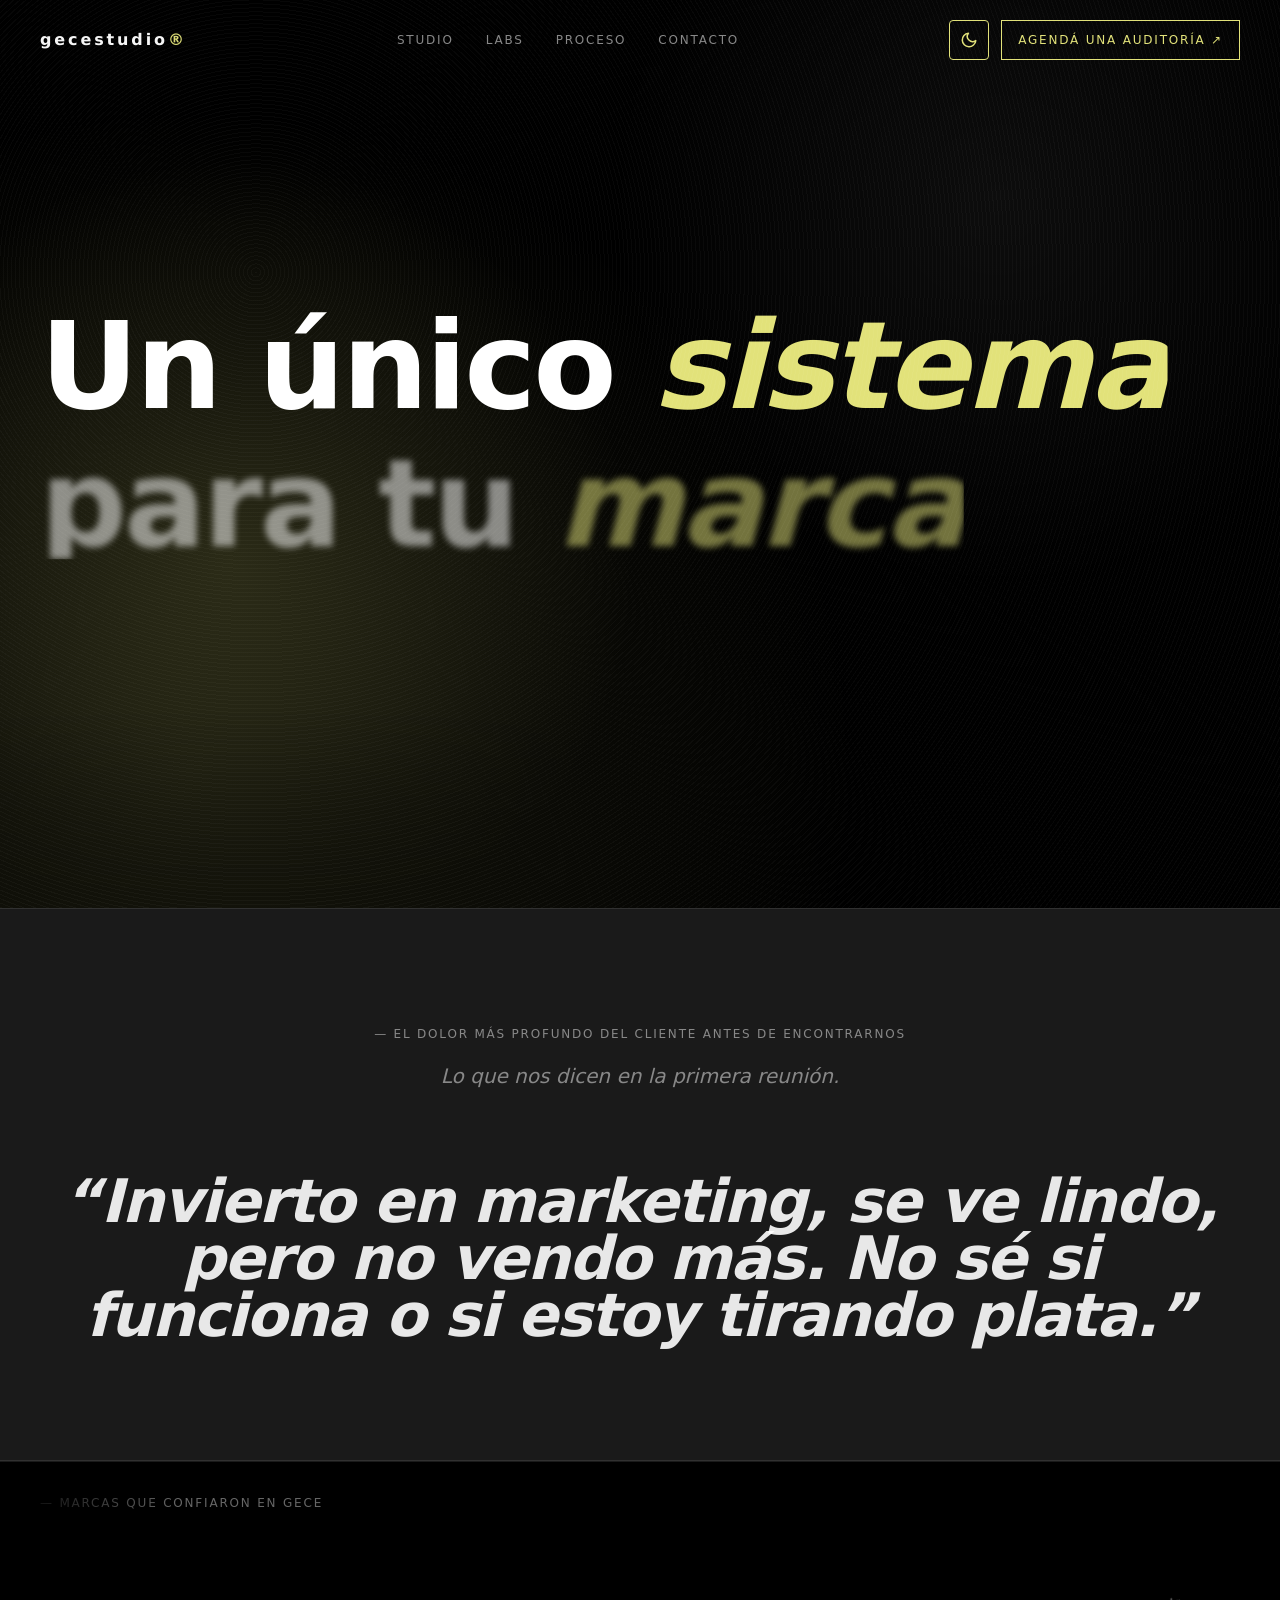
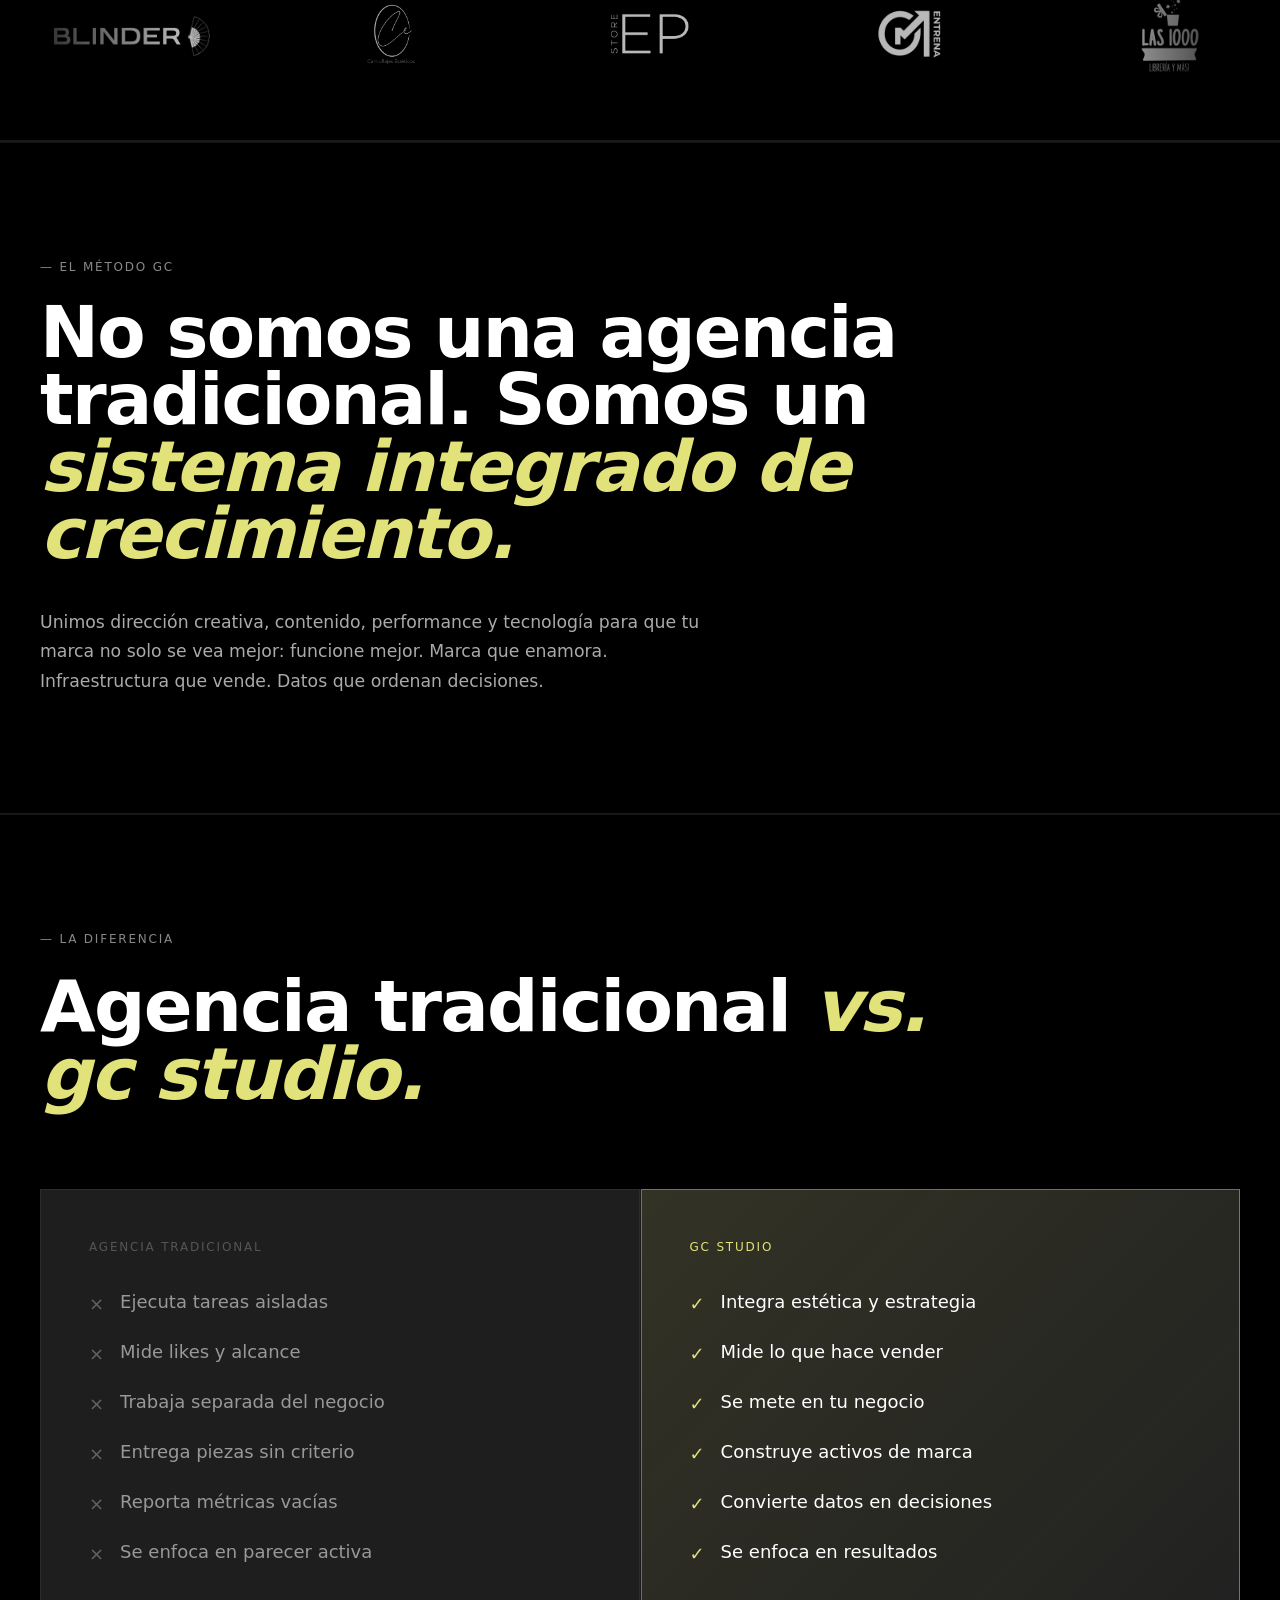
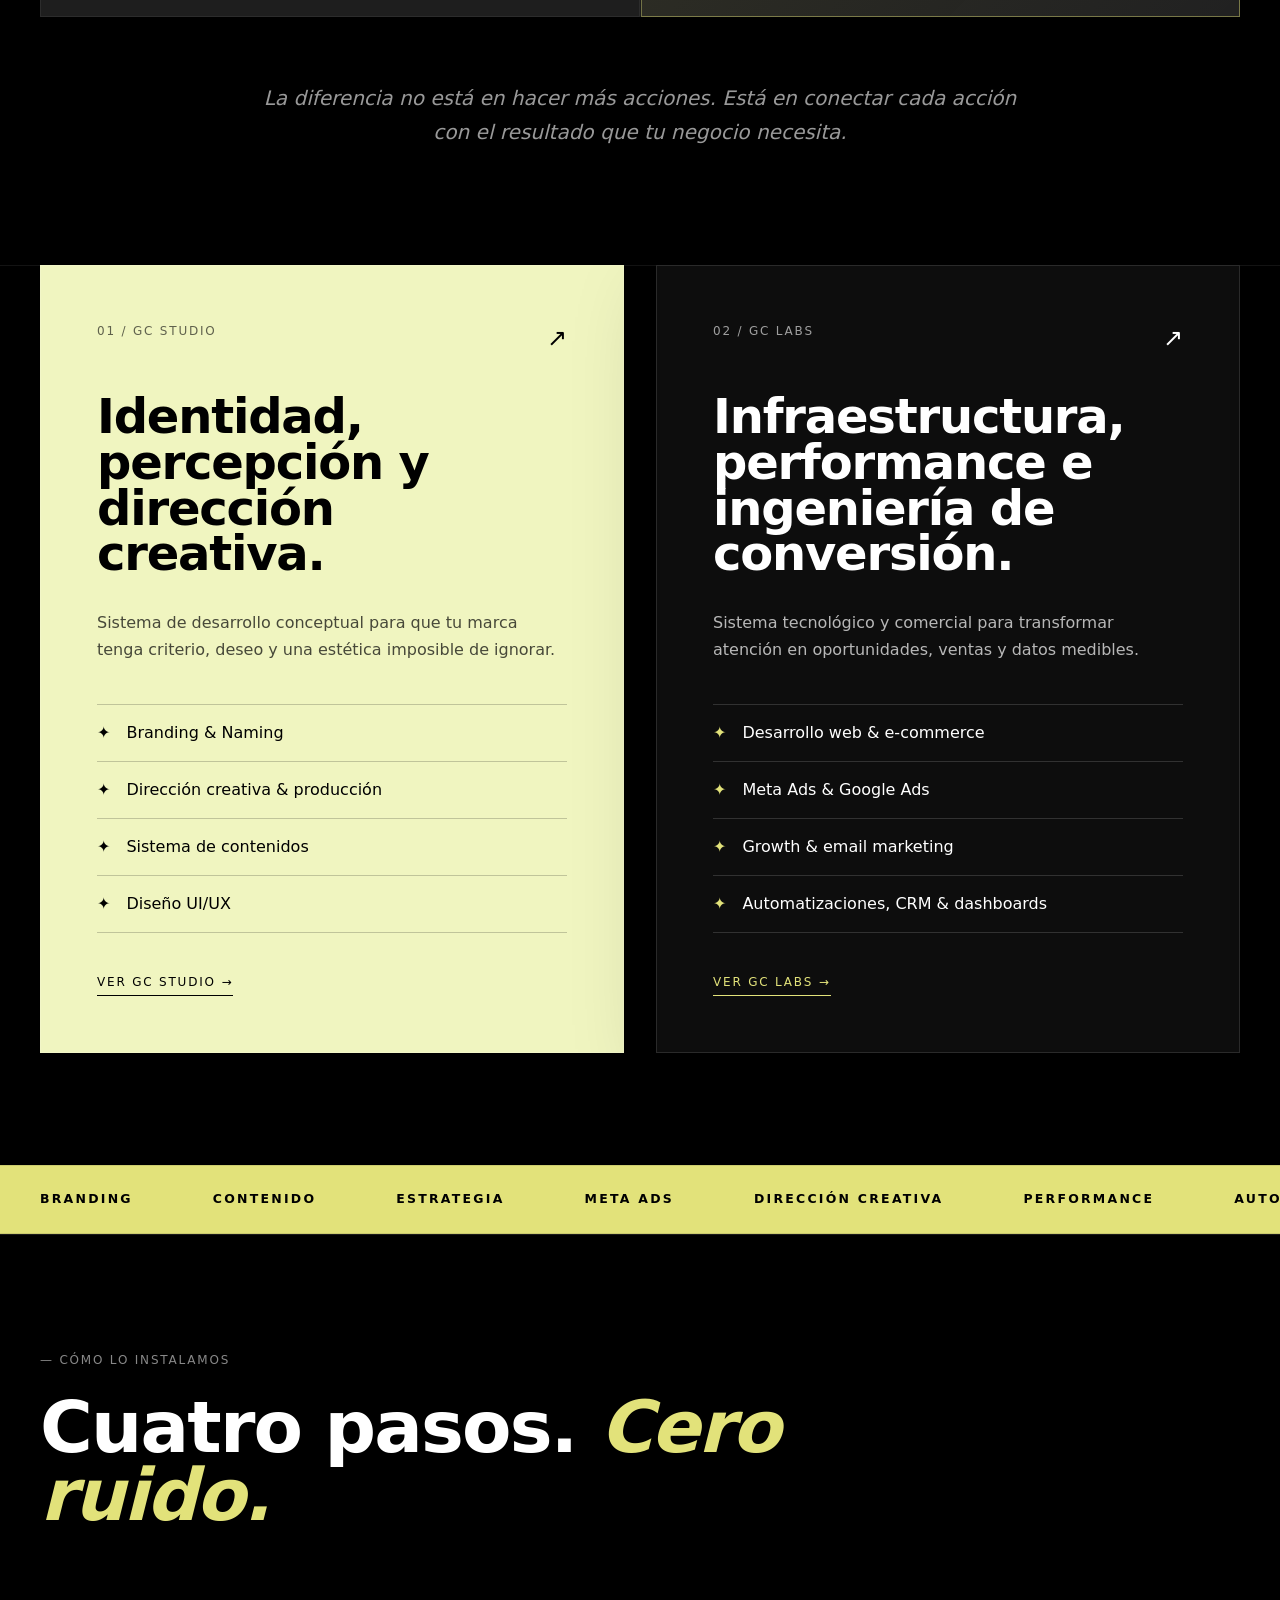
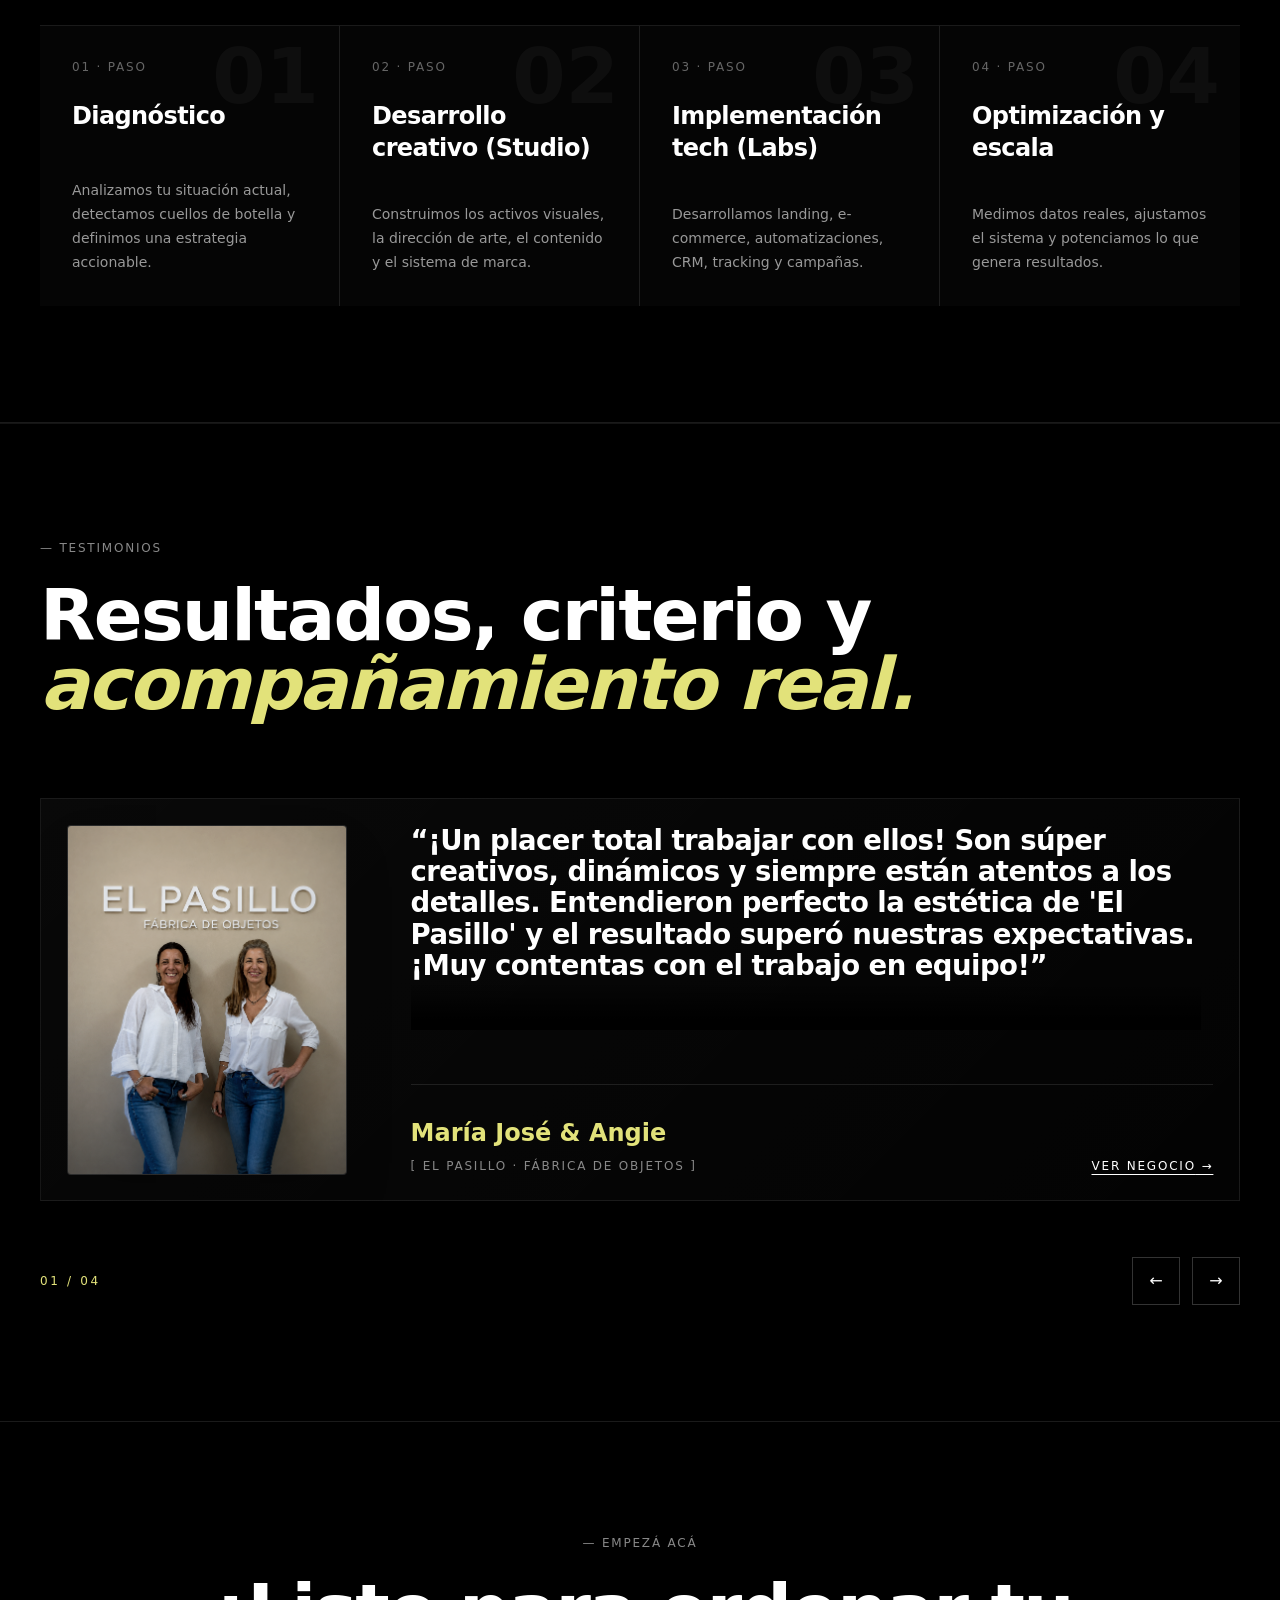
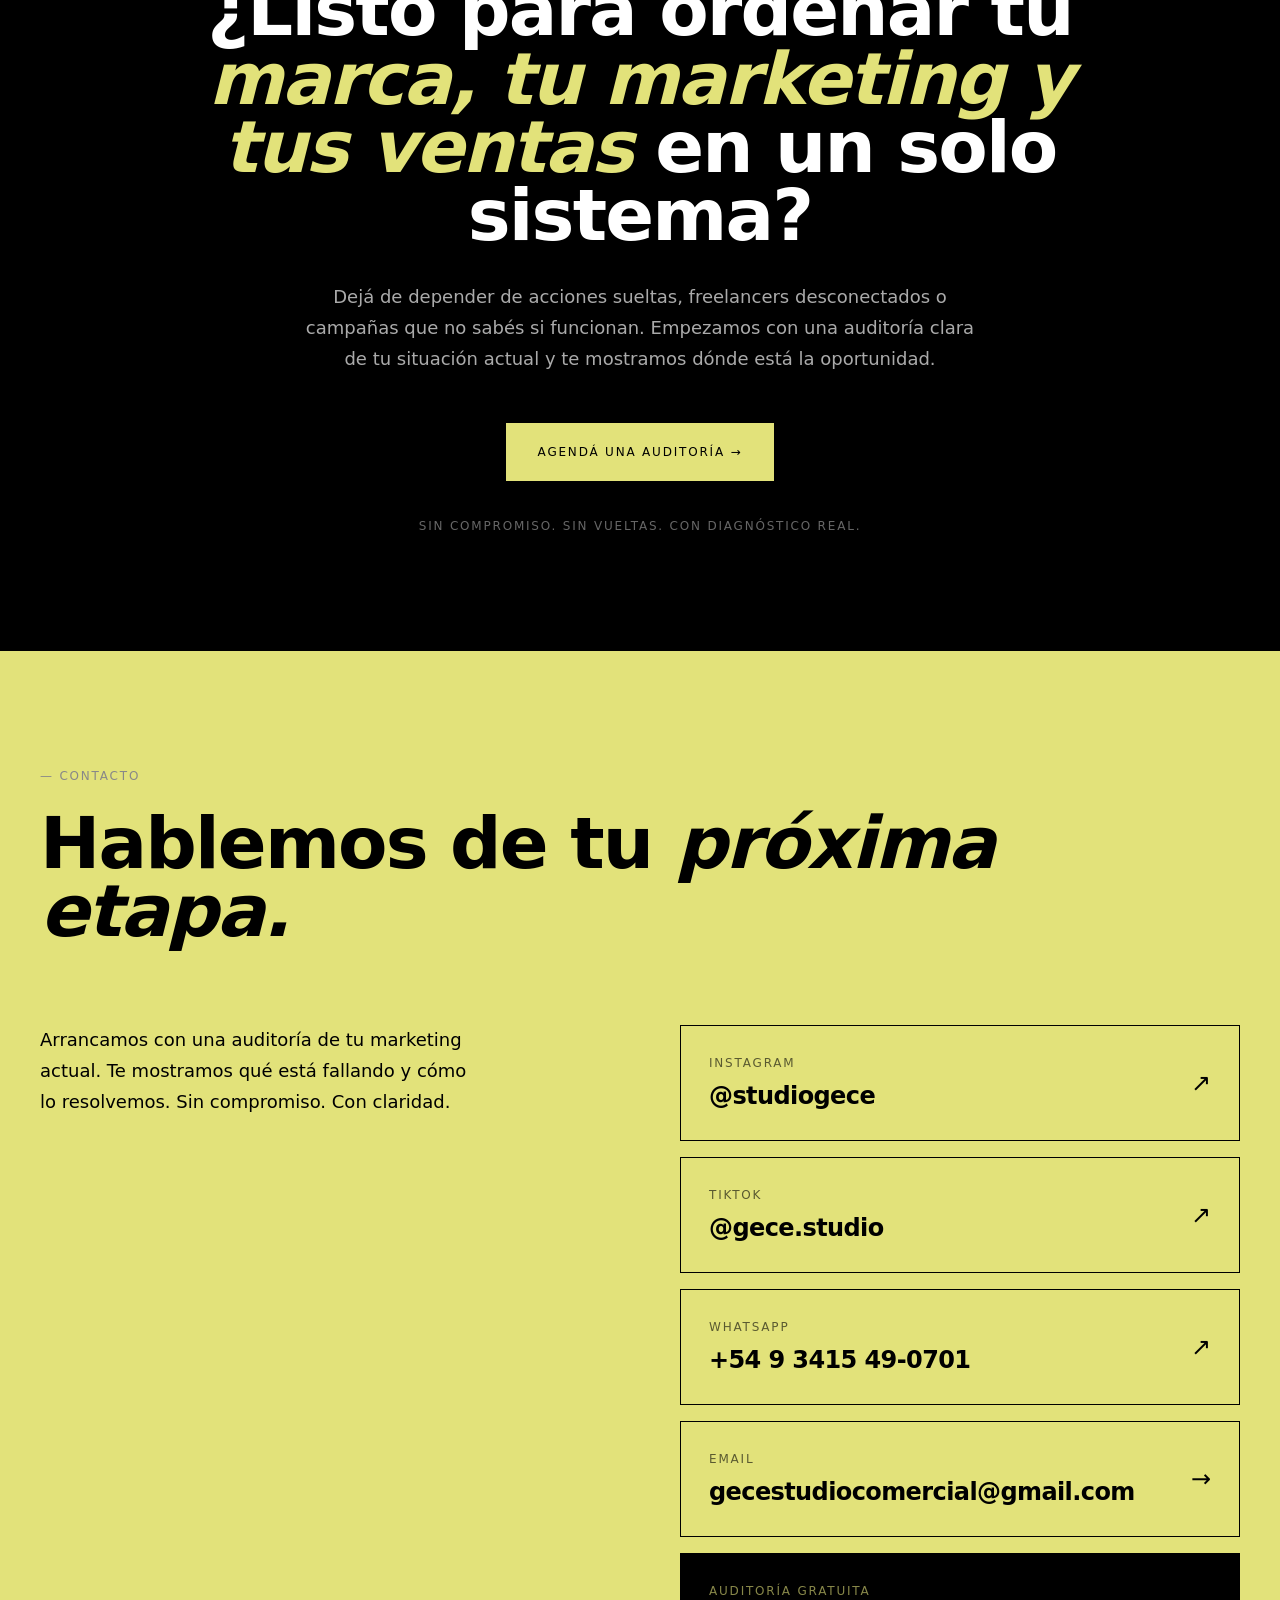
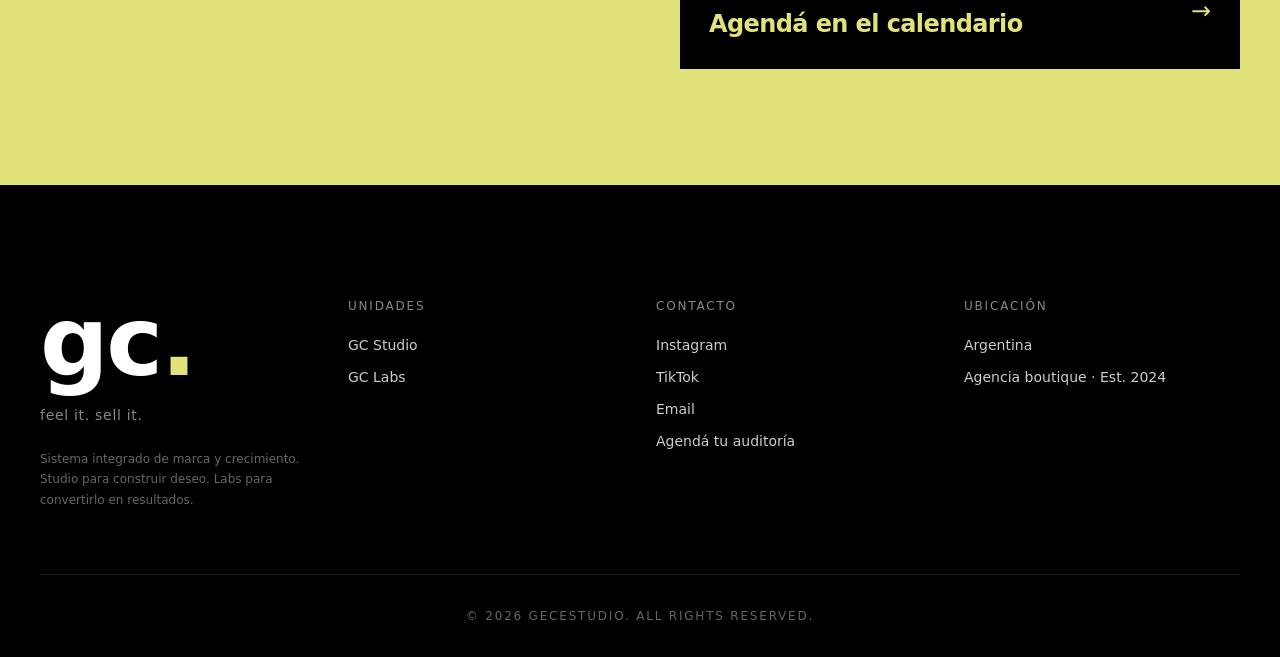
<file: index.html>
<!DOCTYPE html>

<html lang="es"><head><meta http-equiv="Content-Type" content="text/html; charset=UTF-8"><meta name="viewport" content="width=device-width, initial-scale=1"><meta name="referrer" content="strict-origin-when-cross-origin"><meta name="color-scheme" content="dark light"><link rel="preload" as="image" href="./gc_files/blinder.png"><link rel="preload" as="image" href="./gc_files/camuflajes.png"><link rel="preload" as="image" href="./gc_files/elpasillo-white.png"><link rel="preload" as="image" href="./gc_files/gm.png"><link rel="preload" as="image" href="./gc_files/las1000.png"><link rel="preload" as="image" href="./gc_files/logowhite.png"><link rel="preload" as="image" href="./gc_files/momo.png"><link rel="preload" as="image" href="./gc_files/mesa03.png"><link rel="preload" as="image" href="./gc_files/mesa07.png"><link rel="preload" as="image" href="./gc_files/mesa15.png"><link rel="stylesheet" href="./gc_files/css2" data-precedence="default"><link rel="stylesheet" href="./gc_files/styles-MRLgdfVk.css" data-precedence="default"><link rel="preload" as="image" href="./gc_files/el-pasillo-testimonio.png"><link rel="preload" as="image" href="./gc_files/testimonio-bajocero.jpg"><link rel="preload" as="image" href="./gc_files/testimonio-gino.jpg"><link rel="preload" as="image" href="./gc_files/testimonio-emir-rivero.jpg"><title>GC — Sistema integrado de marca y crecimiento</title><meta name="author" content="Giuliana Cidoni"><meta property="og:type" content="website"><meta name="twitter:card" content="summary"><meta name="twitter:title" content="GC Studio — Feel it. Sell it. | Agencia boutique en Rosario"><meta name="twitter:description" content="GC Studio es la agencia boutique que toma el control total de tu marketing. Branding, contenido, estrategia y Meta Ads que venden. Rosario, Argentina."><meta name="description" content="Fusionamos creatividad de alto nivel (Studio) con ingeniería de ventas y performance (Labs). Un solo sistema para que tu marca crezca con criterio y vendas más."><meta property="og:title" content="GC — Sistema integrado de marca y crecimiento"><meta property="og:description" content="Studio + Labs: creatividad que conecta, infraestructura que convierte."><link rel="preconnect" href="https://fonts.googleapis.com/"><link rel="preconnect" href="https://fonts.gstatic.com/" crossorigin="anonymous">
<style id="gc-theme-overrides">
	/* ===== TRANSICION SUAVE AL CAMBIAR DE TEMA ===== */
	main.bg-black, section, nav, footer,
	.bg-black, .bg-\[\#1a1a1a\], .text-white,
	.text-white\/90, .text-white\/80, .text-white\/70, .text-white\/60, .text-white\/40,
	.text-\[\#aaa\], .text-\[\#999\], .text-\[\#888\], .text-\[\#666\],
	.border-white\/10, .border-white\/20 {
		transition: background-color .4s ease, color .4s ease, border-color .4s ease;
	}

	/* ===== MODO CLARO ===== */
	html.light main.bg-black,
	html.light .bg-black { background-color: #f7f5f0 !important; }
	html.light .bg-\[\#1a1a1a\] { background-color: #ecebe3 !important; }

	/* Nav: al scrollear, barra clara translucida (en lugar de la oscura del sitio) */
	html.light nav.gc-scrolled {
		background-color: rgba(247,245,240,0.85) !important;
		backdrop-filter: blur(12px) !important;
		border-bottom-color: rgba(0,0,0,0.08) !important;
	}

	/* Texto */
	html.light .text-white { color: #14140f !important; }
	html.light .text-white\/90 { color: rgba(0,0,0,0.9) !important; }
	html.light .text-white\/80 { color: rgba(0,0,0,0.78) !important; }
	html.light .text-white\/70 { color: rgba(0,0,0,0.7) !important; }
	html.light .text-white\/60 { color: rgba(0,0,0,0.58) !important; }
	html.light .text-white\/40 { color: rgba(0,0,0,0.42) !important; }

	/* Grises (clase) */
	html.light .text-\[\#aaa\],
	html.light .text-\[\#999\],
	html.light .text-\[\#888\] { color: #4d4c44 !important; }
	html.light .text-\[\#666\] { color: #6e6a60 !important; }
	html.light .text-\[\#444\] { color: #c4c3bb !important; }

	/* Grises / blancos seteados por estilo inline (el !important del stylesheet gana) */
	html.light [style*="color:#888"] { color: #4d4c44 !important; }
	html.light [style*="color:#666"] { color: #6e6a60 !important; }
	html.light .gc-nav-logo span { color: #4d4c44 !important; }
	html.light .hero-kicker { color: #4d4c44 !important; }
	html.light #theme-toggle { color: #4d4c44 !important; }
	html.light nav a[href*="calendly.com"].label-tag { color: #4d4c44 !important; }
	html.light #contacto a[href*="calendly.com"].group { background: transparent !important; color: #14140f !important; }
	html.light #contacto a[href*="calendly.com"].group:hover { background: #14140f !important; color: #e2e27a !important; }

	/* Bordes */
	html.light .border-white\/10 { border-color: rgba(0,0,0,0.12) !important; }
	html.light .border-white\/20 { border-color: rgba(0,0,0,0.2) !important; }

	/* Logos del marquee: estan en blanco (invert) -> a negro para que se vean sobre claro */
	html.light .marquee-track-slow img { filter: brightness(0) !important; }
	html.light .gc-brand-strip::before,
	html.light .gc-brand-strip::after { display: none !important; }

	/* ===== RITMO VERTICAL / ESPACIOS NEGROS ===== */
	main > section.bg-black,
	main > section[class*="bg-[#1a1a1a]"] {
		scroll-margin-top: 6.5rem;
	}
	main > section.bg-black + section.bg-black {
		box-shadow: inset 0 1px 0 rgba(255,255,255,0.08);
	}
	@media (max-width: 767px) {
		main > section.bg-black:not(.gc-home-hero):not(.gc-brand-strip),
		main > section[class*="bg-[#1a1a1a]"] {
			padding-top: 4.5rem !important;
			padding-bottom: 4.5rem !important;
		}
		#sistemas {
			padding-top: 0 !important;
			padding-bottom: 4rem !important;
		}
		#proceso {
			padding-top: 4rem !important;
			padding-bottom: 4rem !important;
		}
		#agenda {
			padding-top: 4.25rem !important;
			padding-bottom: 4.5rem !important;
		}
		#contacto {
			padding-top: 4.5rem !important;
			padding-bottom: 4.75rem !important;
		}
		#proceso .mt-16,
		#testimonios .mt-14,
		#contacto .mt-16 {
			margin-top: 2.5rem !important;
		}
		#sistemas .gap-6 {
			gap: 1rem !important;
		}
		#sistemas a {
			padding: 1.65rem !important;
		}
		#sistemas a .mb-10 {
			margin-bottom: 1.75rem !important;
		}
		#sistemas a .mt-8,
		#sistemas a .mt-10 {
			margin-top: 1.5rem !important;
		}
		[class*="min-h-[280px]"],
		[class*="min-h-[260px]"] {
			min-height: 0 !important;
		}
		#proceso [class*="min-h-[280px]"] {
			padding-top: 1.5rem !important;
			padding-bottom: 1.5rem !important;
		}
		#proceso [class*="min-h-[280px]"] .mb-6 {
			margin-bottom: 1.25rem !important;
		}
		#testimonios {
			padding-top: 4.25rem !important;
			padding-bottom: 4.25rem !important;
		}
		#testimonios h2 {
			margin-bottom: 2rem !important;
		}
	}
	@media (min-width: 768px) {
		main > section.bg-black:not(.gc-home-hero):not(.gc-brand-strip),
		main > section[class*="bg-[#1a1a1a]"] {
			padding-top: 7.25rem !important;
			padding-bottom: 7.25rem !important;
		}
		#sistemas {
			padding-top: 0 !important;
			padding-bottom: 7rem !important;
		}
		#agenda {
			padding-top: 7rem !important;
			padding-bottom: 7.25rem !important;
		}
		#contacto {
			padding-top: 7.25rem !important;
			padding-bottom: 7.25rem !important;
		}
	}

	/* ===== MARCAS ===== */
	.gc-brand-strip .marquee-track-slow {
		animation-duration: 14s !important;
	}
	.gc-brand-strip .marquee-track-slow:hover {
		animation-play-state: running !important;
	}
	.gc-brand-strip .marquee-track-slow > div {
		width: 220px !important;
		min-width: 220px !important;
		height: 112px;
		padding-left: 1.75rem !important;
		padding-right: 1.75rem !important;
	}
	.gc-brand-strip .marquee-track-slow img {
		width: 160px !important;
		height: 90px !important;
		max-width: 160px !important;
		max-height: 90px !important;
		object-fit: contain !important;
		transform: none !important;
	}
	@media (min-width: 768px) {
		.gc-brand-strip .marquee-track-slow {
			animation-duration: 16s !important;
		}
		.gc-brand-strip .marquee-track-slow > div {
			width: 260px !important;
			min-width: 260px !important;
			height: 132px;
			padding-left: 2rem !important;
			padding-right: 2rem !important;
		}
		.gc-brand-strip .marquee-track-slow img {
			width: 190px !important;
			height: 108px !important;
			max-width: 190px !important;
			max-height: 108px !important;
		}
	}

	@media (max-width: 767px) {
		nav > div {
			flex-wrap: wrap;
			row-gap: 0.75rem;
			padding-top: 1rem !important;
			padding-bottom: 0.9rem !important;
		}
		nav .gc-nav-links {
			order: 3;
			display: flex !important;
			width: 100%;
			gap: 1.05rem;
			overflow-x: auto;
			-webkit-overflow-scrolling: touch;
			scrollbar-width: none;
			padding: 0.15rem 0 0.05rem;
			mask-image: linear-gradient(90deg, transparent, #000 7%, #000 93%, transparent);
		}
		html.light nav .gc-nav-links {
			-webkit-mask-image: none !important;
			mask-image: none !important;
		}
		nav .gc-nav-links::-webkit-scrollbar {
			display: none;
		}
		nav .gc-nav-links a {
			flex: 0 0 auto;
			font-size: 0.65rem;
			letter-spacing: 0.24em;
		}
		nav .gc-nav-logo {
			font-size: 0.82rem !important;
			letter-spacing: 0.16em !important;
		}
		nav a[href*="calendly"].label-tag {
			padding: 0.75rem 0.9rem !important;
			font-size: 0.62rem !important;
			letter-spacing: 0.18em !important;
		}
		#theme-toggle {
			width: 38px !important;
			height: 38px !important;
			min-width: 38px !important;
		}
		.gc-home-hero {
			padding-top: 10.8rem !important;
		}
	}

	/* ===== BOTON DE TEMA ===== */
	#theme-toggle { cursor: pointer; line-height: 1; font-size: 16px; }
	#theme-toggle:hover { background: #e2e27a !important; color: #000 !important; }
	.theme-icon-light { display: none; }
	html.light .theme-icon-dark { display: none; }
	html.light .theme-icon-light { display: inline; }


	.gc-home-hero {
		justify-content: flex-start !important;
		padding-top: 7rem !important;
		padding-bottom: 3rem !important;
		gap: 4rem !important;
	}
	@media (max-width: 767px) {
		nav > div {
			flex-wrap: wrap;
			row-gap: 0.9rem;
			padding-top: 1rem !important;
			padding-bottom: 0.85rem !important;
		}
		nav > div > a:first-child {
			font-size: 0.9rem !important;
			letter-spacing: 0.16em !important;
		}
		nav > div > div:last-child {
			gap: 0.6rem !important;
		}
		nav #theme-toggle {
			width: 38px !important;
			height: 38px !important;
			min-width: 38px !important;
		}
		nav a[href*="calendly.com"] {
			padding: 0.7rem 0.85rem !important;
			font-size: 0.62rem !important;
			letter-spacing: 0.16em !important;
			white-space: nowrap;
		}
		nav > div > .hidden.md\:flex {
			order: 3;
			display: flex !important;
			width: 100%;
			gap: 1.2rem !important;
			justify-content: space-between;
			overflow-x: auto;
			padding-top: 0.85rem;
			border-top: 1px solid rgba(255,255,255,0.10);
			scrollbar-width: none;
		}
		nav > div > .hidden.md\:flex::-webkit-scrollbar {
			display: none;
		}
		nav > div > .hidden.md\:flex a {
			flex: 0 0 auto;
			font-size: 0.68rem;
			letter-spacing: 0.18em;
		}
		.gc-home-hero {
			min-height: auto !important;
			padding-top: 11.5rem !important;
			padding-bottom: 3.5rem !important;
			gap: 3.25rem !important;
		}
		.gc-home-hero .hero-actions {
			gap: 1.35rem !important;
		}
		.gc-home-hero .hero-actions a[href="#sistemas"] {
			margin-top: 0.1rem;
		}
	}
	@media (min-width: 768px) {
		.gc-home-hero {
			padding-top: 8rem !important;
			gap: 6rem !important;
		}
	}
	@media (min-width: 1024px) {
		.gc-home-hero { gap: 7rem !important; }
	}

	/* ===== HERO INTRO ===== */
	@keyframes gc-type-reveal {
		from { clip-path: inset(0 100% 0 0); }
		to { clip-path: inset(0 0 0 0); }
	}
	@keyframes gc-logo-sheen {
		from { transform: translateX(-145%) skewX(-18deg); opacity: 0; }
		24% { opacity: 0.7; }
		to { transform: translateX(145%) skewX(-18deg); opacity: 0; }
	}
	@keyframes gc-hero-fade-up {
		from { opacity: 0; transform: translateY(12px); }
		to { opacity: 1; transform: none; }
	}
		.gc-logo-intro {
			position: fixed;
			inset: 0;
			z-index: 9999;
			pointer-events: none;
			background:
				radial-gradient(circle at 50% 48%, rgba(226,226,122,0.08), transparent 32%),
				#000;
			opacity: 0;
			visibility: hidden;
			transition: opacity 420ms cubic-bezier(.16, 1, .3, 1), visibility 420ms cubic-bezier(.16, 1, .3, 1);
		}
		.gc-logo-intro::before {
			content: "";
			position: absolute;
			inset: 0;
			opacity: 0.13;
			background-image:
				linear-gradient(rgba(255,255,255,0.18) 1px, transparent 1px),
				linear-gradient(90deg, rgba(255,255,255,0.18) 1px, transparent 1px);
			background-size: 72px 72px;
			mask-image: radial-gradient(circle at 50% 50%, #000, transparent 68%);
		}
		html.gc-hero-animating:not(.gc-logo-done) .gc-logo-intro {
			opacity: 1;
			visibility: visible;
		}
		.gc-logo-intro-mark {
			position: absolute;
			left: 50%;
			top: 50%;
			transform: translate(-50%, -50%) scale(1);
			transform-origin: left top;
			font-weight: 800;
			font-size: clamp(3.1rem, 9.2vw, 7.45rem);
			letter-spacing: 0.1em;
			color: #fff;
			white-space: nowrap;
			opacity: 0;
			filter: blur(10px);
			text-rendering: geometricPrecision;
			transition:
				left 820ms cubic-bezier(.16, 1, .3, 1),
				top 820ms cubic-bezier(.16, 1, .3, 1),
				transform 820ms cubic-bezier(.16, 1, .3, 1),
				opacity 520ms cubic-bezier(.16, 1, .3, 1),
				filter 780ms cubic-bezier(.16, 1, .3, 1),
				letter-spacing 820ms cubic-bezier(.16, 1, .3, 1);
		}
		.gc-logo-intro-mark::after {
			content: "";
			position: absolute;
			left: -18%;
			top: 50%;
			width: 136%;
			height: 1px;
			background: linear-gradient(90deg, transparent, rgba(226,226,122,0.12), rgba(255,255,255,0.72), rgba(226,226,122,0.12), transparent);
			transform: translateX(-145%) skewX(-18deg);
			opacity: 0;
		}
		.gc-logo-intro-mark span {
			opacity: 0;
			transition: opacity 360ms cubic-bezier(.16, 1, .3, 1);
			transition-delay: 220ms;
		}
		html.gc-logo-variant-b .gc-logo-intro-mark {
			clip-path: inset(0 100% 0 0);
		}
		html.gc-logo-variant-b.gc-logo-visible .gc-logo-intro-mark {
			clip-path: inset(0 0 0 0);
		}
		html.gc-logo-variant-c .gc-logo-intro-mark {
			font-size: 0;
		}
		html.gc-logo-variant-c .gc-logo-intro-mark::before {
			content: "gc.";
			font-size: 1.35rem;
			letter-spacing: 0.22em;
		}
		html.gc-logo-variant-c.gc-logo-flight .gc-logo-intro-mark {
			font-size: 1.1rem;
		}
		html.gc-logo-variant-c.gc-logo-flight .gc-logo-intro-mark::before {
			content: "";
		}
		html.gc-logo-visible .gc-logo-intro-mark {
			opacity: 1;
			filter: blur(0);
			letter-spacing: 0.06em;
		}
		html.gc-logo-visible .gc-logo-intro-mark span {
			opacity: 1;
		}
		html.gc-logo-visible .gc-logo-intro-mark::after {
			animation: gc-logo-sheen 980ms cubic-bezier(.16, 1, .3, 1) 420ms both;
		}
		html.gc-logo-flight .gc-logo-intro-mark {
			left: var(--gc-logo-left, 46px);
			top: var(--gc-logo-top, 38px);
			transform: translate(0, 0) scale(var(--gc-logo-scale, 1));
			letter-spacing: 0.18em;
		}
		html.gc-logo-done .gc-logo-intro {
			opacity: 0;
			visibility: hidden;
		}
		nav {
			transition: opacity 520ms cubic-bezier(.16, 1, .3, 1), background-color 520ms ease, border-color 520ms ease, backdrop-filter 520ms ease;
		}
		nav.gc-scrolled {
			background-color: rgba(0,0,0,0.78) !important;
			backdrop-filter: blur(16px) !important;
			border-bottom-color: rgba(255,255,255,0.08) !important;
		}
		.gc-nav-logo {
			display: inline-flex;
			align-items: baseline;
			opacity: 0.96;
			text-rendering: geometricPrecision;
			transition: opacity 260ms ease, color 260ms ease, letter-spacing 360ms cubic-bezier(.16, 1, .3, 1);
		}
		nav .label-tag {
			position: relative;
		}
		nav .label-tag::after {
			content: "";
			position: absolute;
			left: 0;
			right: 0;
			bottom: -0.42rem;
			height: 1px;
			background: currentColor;
			transform: scaleX(0);
			transform-origin: left;
			opacity: 0.75;
			transition: transform 360ms cubic-bezier(.16, 1, .3, 1);
		}
		nav .label-tag:hover::after,
		nav .label-tag[aria-current="page"]::after {
			transform: scaleX(1);
		}
		nav a[href*="calendly.com"],
		.hero-actions a,
		#agenda a {
			transition: transform 280ms cubic-bezier(.16, 1, .3, 1), background-color 280ms ease, color 280ms ease, border-color 280ms ease, box-shadow 280ms ease !important;
		}
		nav a[href*="calendly.com"]:hover,
		.hero-actions a:hover,
		#agenda a:hover {
			transform: translateY(-1px);
			box-shadow: 0 0 0 1px rgba(226,226,122,0.28), 0 14px 34px rgba(226,226,122,0.08);
		}
		#agenda a[href*="calendly.com"] + p.label-tag {
			display: block;
			margin-top: clamp(1.75rem, 2.8vw, 2.5rem) !important;
		}
		.gc-nav-logo span {
			color: #e2e27a;
			transition: color 260ms ease, opacity 260ms ease;
		}
		@media (hover: hover) and (pointer: fine) {
			.gc-nav-logo:hover {
				opacity: 1;
				letter-spacing: 0.22em !important;
			}
			.gc-nav-logo:hover span {
				opacity: 1;
			}
		}
		html.gc-hero-animating:not(.gc-logo-done) nav {
			opacity: 0;
		}
	.hero-kicker {
		display: inline-block;
		width: max-content;
		white-space: nowrap;
		opacity: 1;
		filter: none;
		transform: none;
	}
	.hero-title {
		max-width: none;
		font-size: 4.35rem;
		line-height: 0.9;
	}
	.hero-title-line {
		display: block;
		overflow: hidden;
		padding-bottom: 0.05em;
	}
	.hero-title-line > span {
		display: inline-block;
		width: max-content;
		max-width: var(--type-width, 32ch);
		white-space: nowrap;
		overflow: hidden;
		opacity: 1;
		filter: none;
		transform: none;
		transition: opacity 820ms cubic-bezier(.16, 1, .3, 1), transform 820ms cubic-bezier(.16, 1, .3, 1), filter 820ms cubic-bezier(.16, 1, .3, 1);
	}
	.hero-title-line:nth-child(1) > span { --type-width: 18ch; --type-steps: 16; }
	.hero-title-line:nth-child(2) > span { --type-width: 16ch; --type-steps: 13; }
	.hero-title-line:nth-child(3) > span { --type-width: 13ch; --type-steps: 12; }
		@media (min-width: 768px) {
			.hero-title { font-size: 6.2rem; }
		}
		@media (min-width: 1024px) {
			.hero-title { font-size: 7.6rem; }
		}
		@media (max-width: 520px) {
			.gc-logo-intro-mark { font-size: clamp(2.25rem, 12.7vw, 3.35rem); letter-spacing: 0.055em; }
			.hero-title { font-size: 2.48rem; line-height: 0.96; }
		}
	.hero-title-emphasis {
		color: #e2e27a;
		font-style: italic;
		font-weight: 900;
	}
	.hero-meta,
	.hero-kicker,
	.hero-copy,
	.hero-actions {
		transition: opacity 420ms cubic-bezier(.16, 1, .3, 1), transform 420ms cubic-bezier(.16, 1, .3, 1);
	}
	html.gc-hero-animating:not(.gc-hero-ready) .hero-title-line > span {
		clip-path: inset(0 100% 0 0);
		opacity: 0;
		transform: translateY(18px);
		filter: blur(6px);
	}
	html.gc-hero-animating:not(.gc-hero-ready) .hero-meta,
	html.gc-hero-animating:not(.gc-hero-ready) .hero-kicker,
	html.gc-hero-animating:not(.gc-hero-ready) .hero-copy,
	html.gc-hero-animating:not(.gc-hero-ready) .hero-actions {
		opacity: 0;
		transform: translateY(12px);
	}
	html.gc-hero-ready .hero-title-line > span {
		clip-path: inset(0 0 0 0);
		opacity: 1;
		transform: none;
		filter: blur(0);
	}
	html.gc-hero-ready .hero-meta,
	html.gc-hero-ready .hero-kicker,
	html.gc-hero-ready .hero-copy,
	html.gc-hero-ready .hero-actions {
		opacity: 1;
		transform: none;
	}
	@media (prefers-reduced-motion: reduce) {
		.gc-logo-intro { display: none; }
		nav,
		.hero-meta,
		.hero-kicker,
		.hero-title-line > span,
		.hero-copy,
		.hero-actions {
			max-width: var(--type-width, none);
			clip-path: inset(0 0 0 0) !important;
			opacity: 1 !important;
			filter: none;
			transform: none !important;
			animation: none !important;
			transition: none;
		}
	}

	/* ===== DETALLES PREMIUM LANDING ===== */
	.gc-home-hero::before {
		content: "";
		position: absolute;
		inset: 0;
		pointer-events: none;
		background:
			radial-gradient(circle at 18% 62%, rgba(226,226,122,0.13), transparent 34%),
			radial-gradient(circle at 78% 22%, rgba(255,255,255,0.05), transparent 32%);
		mask-image: linear-gradient(to bottom, #000 0%, #000 78%, transparent 100%);
	}
	.gc-home-hero::after {
		content: "";
		position: absolute;
		inset: 0;
		pointer-events: none;
		opacity: 0.12;
		background-image:
			repeating-radial-gradient(circle at 20% 30%, rgba(255,255,255,0.22) 0 1px, transparent 1px 4px);
		mix-blend-mode: screen;
	}
	.hero-copy {
		font-size: clamp(0.98rem, 1.2vw, 1.1rem) !important;
		line-height: 1.72 !important;
	}
	.hero-actions a:first-child {
		min-width: 15rem;
		text-align: center;
	}
	.hero-actions a[href="#sistemas"] {
		position: relative;
		text-decoration: none !important;
	}
	.hero-actions a[href="#sistemas"]::after {
		content: "";
		position: absolute;
		left: 0;
		right: 0;
		bottom: -0.35rem;
		height: 1px;
		background: currentColor;
		transform-origin: left;
		transition: transform 340ms cubic-bezier(.16, 1, .3, 1);
	}
	.hero-actions a[href="#sistemas"]:hover::after {
		transform: scaleX(0.72);
	}
	.gc-brand-strip {
		position: relative;
	}
	.gc-brand-strip::before,
	.gc-brand-strip::after {
		content: "";
		position: absolute;
		top: 0;
		bottom: 0;
		width: min(16vw, 180px);
		z-index: 2;
		pointer-events: none;
	}
	.gc-brand-strip::before {
		left: 0;
		background: linear-gradient(90deg, #000, transparent);
	}
	.gc-brand-strip::after {
		right: 0;
		background: linear-gradient(270deg, #000, transparent);
	}
	.gc-brand-strip .marquee-track-slow {
		animation-duration: 12s !important;
	}
	.gc-brand-strip .marquee-track-slow:hover {
		animation-play-state: running !important;
	}
	.gc-brand-strip .marquee-track-slow > div {
		opacity: 0.72 !important;
		transition: opacity 300ms ease, transform 300ms cubic-bezier(.16, 1, .3, 1);
	}
	.gc-brand-strip .marquee-track-slow > div:hover {
		opacity: 1 !important;
		transform: scale(1.02);
	}
	main > section:nth-of-type(4) .max-w-\[1400px\] {
		max-width: 1400px !important;
	}
	main > section:nth-of-type(4) p.headline {
		max-width: 64rem;
		font-size: clamp(2.25rem, 5.5vw, 5.5rem) !important;
		line-height: 0.95 !important;
	}
	main > section:nth-of-type(4) p.body-text {
		max-width: 680px !important;
		font-size: clamp(1rem, 1.35vw, 1.18rem) !important;
		line-height: 1.72 !important;
	}
	main > section:nth-of-type(5) .grid {
		gap: 1px;
		border: 0 !important;
		background: rgba(255,255,255,0.1);
	}
	main > section:nth-of-type(5) .grid > div {
		border: 1px solid rgba(255,255,255,0.08) !important;
		background: rgba(255,255,255,0.035);
		transition: transform 420ms cubic-bezier(.16, 1, .3, 1), border-color 420ms ease, background-color 420ms ease;
	}
	main > section:nth-of-type(5) .grid > div:first-child {
		opacity: 0.78;
		background: rgba(255,255,255,0.025);
	}
	main > section:nth-of-type(5) .grid > div:last-child {
		border-color: rgba(226,226,122,0.42) !important;
		background: linear-gradient(135deg, rgba(226,226,122,0.12), rgba(255,255,255,0.03));
	}
	main > section:nth-of-type(5) .grid > div:hover {
		transform: translateY(-3px);
	}
	main > section:nth-of-type(5) li {
		transition: opacity 420ms ease, transform 420ms cubic-bezier(.16, 1, .3, 1);
	}
	#sistemas a {
		position: relative;
		overflow: hidden;
		border: 1px solid rgba(255,255,255,0.12) !important;
		box-shadow: 0 24px 80px rgba(0,0,0,0.18);
		transition: transform 460ms cubic-bezier(.16, 1, .3, 1), border-color 460ms ease, box-shadow 460ms ease !important;
	}
	#sistemas a::after {
		content: "";
		position: absolute;
		inset: 0;
		pointer-events: none;
		background: radial-gradient(circle at 20% 12%, rgba(255,255,255,0.28), transparent 28%);
		opacity: 0;
		transition: opacity 460ms ease;
	}
	#sistemas a:hover {
		transform: translateY(-4px);
		box-shadow: 0 30px 90px rgba(226,226,122,0.09);
	}
	#sistemas a:hover::after {
		opacity: 1;
	}
	#sistemas + div {
		position: relative;
	}
	#sistemas + div .marquee-track {
		animation-duration: 32s !important;
	}
	#sistemas + div span {
		font-size: 0.78rem !important;
		letter-spacing: 0.18em !important;
	}
	#proceso .grid {
		position: relative;
	}
	#proceso .grid > div {
		position: relative;
		background: rgba(255,255,255,0.018);
		transition: transform 420ms cubic-bezier(.16, 1, .3, 1), background-color 420ms ease, border-color 420ms ease;
	}
	#proceso .grid > div::before {
		content: "";
		position: absolute;
		right: 1.25rem;
		top: 0.8rem;
		font-size: clamp(3.5rem, 6vw, 6.5rem);
		font-weight: 900;
		line-height: 1;
		color: rgba(255,255,255,0.04);
		pointer-events: none;
	}
	#proceso .grid > div:nth-child(1)::before { content: "01"; }
	#proceso .grid > div:nth-child(2)::before { content: "02"; }
	#proceso .grid > div:nth-child(3)::before { content: "03"; }
	#proceso .grid > div:nth-child(4)::before { content: "04"; }
	#proceso .grid > div:hover {
		transform: translateY(-3px);
		background: rgba(226,226,122,0.035);
		border-color: rgba(226,226,122,0.24) !important;
	}
	.gc-testimonial-shell {
		padding: clamp(1rem, 2vw, 1.75rem);
		border: 1px solid rgba(255,255,255,0.08);
		background: linear-gradient(135deg, rgba(255,255,255,0.035), rgba(255,255,255,0.012));
	}
	#testimonial-counter {
		color: #e2e27a !important;
		letter-spacing: 0.22em;
	}
	#testimonial-prev,
	#testimonial-next {
		transition: transform 260ms cubic-bezier(.16, 1, .3, 1), border-color 260ms ease, color 260ms ease !important;
	}
	#testimonial-prev:hover,
	#testimonial-next:hover {
		transform: translateY(-1px);
	}
	#agenda h2 {
		max-width: 980px !important;
	}
	footer a {
		position: relative;
	}
	footer a::after {
		content: "";
		position: absolute;
		left: 0;
		right: 0;
		bottom: -0.25rem;
		height: 1px;
		background: currentColor;
		transform: scaleX(0);
		transform-origin: left;
		transition: transform 320ms cubic-bezier(.16, 1, .3, 1);
	}
	footer a:hover::after {
		transform: scaleX(1);
	}

	/* Mostrar el contenido aunque no corra el JS de animaciones (deploy estatico) */
	[style*="translateY(30px)"], [style*="translateY(20px)"] {
		opacity: 1 !important;
		transform: none !important;
	}
	html.gc-motion-js [style*="translateY(30px)"]:not(.gc-reveal-visible),
	html.gc-motion-js [style*="translateY(20px)"]:not(.gc-reveal-visible) {
		opacity: 0 !important;
		transform: translateY(14px) !important;
		transition: opacity 520ms cubic-bezier(.16, 1, .3, 1), transform 520ms cubic-bezier(.16, 1, .3, 1);
	}
	html.gc-motion-js .gc-reveal-visible[style*="translateY(30px)"],
	html.gc-motion-js .gc-reveal-visible[style*="translateY(20px)"] {
		opacity: 1 !important;
		transform: none !important;
	}

	.gc-testimonial-shell,
	.gc-testimonial-media,
	.gc-testimonial-copy {
		transition: opacity 280ms ease, transform 280ms ease;
	}
	.gc-testimonial-shell {
		align-items: stretch !important;
	}
	.gc-testimonial-media {
		align-self: start;
	}
	.gc-testimonial-copy {
		min-width: 0;
		display: flex;
		flex-direction: column;
		justify-content: space-between;
	}
	.gc-testimonial-quote-wrap {
		position: relative;
		max-height: clamp(16rem, 45vh, 28rem);
		overflow-y: auto;
		padding-right: 0.75rem;
		scrollbar-width: thin;
		scrollbar-color: rgba(226,226,122,0.6) rgba(255,255,255,0.08);
	}
	.gc-testimonial-quote-wrap::-webkit-scrollbar {
		width: 6px;
	}
	.gc-testimonial-quote-wrap::-webkit-scrollbar-track {
		background: rgba(255,255,255,0.08);
	}
	.gc-testimonial-quote-wrap::-webkit-scrollbar-thumb {
		background: rgba(226,226,122,0.7);
		border-radius: 999px;
	}
	.gc-testimonial-quote-wrap::after {
		content: "";
		position: sticky;
		left: 0;
		right: 0;
		bottom: 0;
		display: block;
		height: 3rem;
		pointer-events: none;
		background: linear-gradient(to bottom, rgba(0,0,0,0), #000 78%);
	}
	#testimonial-quote {
		font-size: clamp(1.35rem, 2.15vw, 2.35rem) !important;
		line-height: 1.14 !important;
		letter-spacing: -0.02em;
		overflow-wrap: anywhere;
	}
	.gc-testimonial-meta {
		padding-top: 2rem;
		border-top: 1px solid rgba(255,255,255,0.10);
	}
	@media (max-width: 767px) {
		#testimonios {
			padding-top: 4.25rem !important;
			padding-bottom: 4.25rem !important;
		}
		#testimonios h2 {
			margin-bottom: 2rem !important;
		}
		.gc-testimonial-shell {
			display: grid !important;
			grid-template-columns: 1fr !important;
			gap: 1.65rem !important;
		}
		.gc-testimonial-media {
			width: 10rem !important;
			max-width: 10rem !important;
		}
		.gc-testimonial-quote-wrap {
			max-height: 17.5rem;
			padding-right: 0.5rem;
		}
		#testimonial-quote {
			font-size: clamp(1.15rem, 5.8vw, 1.55rem) !important;
			line-height: 1.18 !important;
		}
		.gc-testimonial-meta {
			padding-top: 1.5rem;
		}
	}
	.gc-testimonial-shell.is-changing .gc-testimonial-media,
	.gc-testimonial-shell.is-changing .gc-testimonial-copy {
		opacity: 0;
		transform: translateY(10px);
	}
	.gc-testimonial-media img {
		transition: opacity 280ms ease;
	}
</style>
<script>
	(function () {
		var KEY = 'gc-theme';
		var INTRO_KEY = 'gcIntroSeen';
		var LOGO_VARIANT = 'a';
		var root = document.documentElement;
		var reduceMotion = window.matchMedia && window.matchMedia('(prefers-reduced-motion: reduce)').matches;
		var introSeen = false;
		try { introSeen = sessionStorage.getItem(INTRO_KEY) === 'true'; } catch (e) {}
		if (!reduceMotion) {
			root.className += (root.className ? ' ' : '') + 'gc-motion-js';
		}
		root.className += (root.className ? ' ' : '') + 'gc-logo-variant-' + LOGO_VARIANT;
		if (reduceMotion || introSeen) {
			root.className += (root.className ? ' ' : '') + 'gc-logo-done gc-hero-ready';
		} else {
			root.className += (root.className ? ' ' : '') + 'gc-hero-animating';
		}
		function apply(t) { root.classList.toggle('light', t === 'light'); }
		// Aplicar antes del render para evitar parpadeo. Default: oscuro.
		apply(localStorage.getItem(KEY) || 'dark');
		document.addEventListener('DOMContentLoaded', function () {
			var btn = document.getElementById('theme-toggle');
			if (btn) {
				btn.addEventListener('click', function () {
					var next = root.classList.contains('light') ? 'dark' : 'light';
					apply(next);
					try { localStorage.setItem(KEY, next); } catch (e) {}
				});
			}
			// Sincroniza la barra de nav: marca .gc-scrolled cuando el sitio la vuelve solida
			var nav = document.querySelector('nav');
			if (nav) {
				var sync = function () {
					var bg = nav.style.backgroundColor;
					var solid = (bg && bg !== 'transparent' && bg !== 'rgba(0, 0, 0, 0)') || window.pageYOffset > 40;
					nav.classList.toggle('gc-scrolled', !!solid);
				};
				new MutationObserver(sync).observe(nav, { attributes: true, attributeFilter: ['style'] });
				window.addEventListener('scroll', sync, { passive: true });
				sync();
			}
			document.querySelectorAll('a[href^="#"]').forEach(function (link) {
				link.addEventListener('click', function (event) {
					var target = document.querySelector(link.getAttribute('href'));
					if (!target) return;
					event.preventDefault();
					target.scrollIntoView({ behavior: 'smooth', block: 'start' });
					history.pushState(null, '', link.getAttribute('href'));
				});
			});
			var scrollToHash = function () {
				if (!window.location.hash) return;
				var target = document.querySelector(window.location.hash);
				if (!target) return;
				var navHeight = nav ? nav.offsetHeight : 0;
				var top = target.getBoundingClientRect().top + window.pageYOffset - navHeight;
				window.scrollTo({ top: Math.max(0, top), behavior: 'auto' });
			};
			setTimeout(scrollToHash, 80);
			window.addEventListener('load', function () { setTimeout(scrollToHash, 120); });
			window.addEventListener('hashchange', function () { setTimeout(scrollToHash, 0); });
			if (root.classList.contains('gc-motion-js')) {
				var revealItems = Array.prototype.slice.call(document.querySelectorAll('[style*="translateY(30px)"], [style*="translateY(20px)"]'));
				if ('IntersectionObserver' in window) {
					var revealObserver = new IntersectionObserver(function (entries) {
						entries.forEach(function (entry) {
							if (!entry.isIntersecting) return;
							entry.target.classList.add('gc-reveal-visible');
							revealObserver.unobserve(entry.target);
						});
					}, { threshold: 0.14, rootMargin: '0px 0px -8% 0px' });
					revealItems.forEach(function (item) { revealObserver.observe(item); });
				} else {
					revealItems.forEach(function (item) { item.classList.add('gc-reveal-visible'); });
				}
			}
		});
	})();
</script>
</head><body><!--$--><div class="gc-logo-intro" aria-hidden="true"><span class="gc-logo-intro-mark">gecestudio<span style="color:#e2e27a">®</span></span></div><main class="bg-black text-white overflow-x-hidden"><nav class="fixed top-0 left-0 right-0 z-50 transition-all duration-500" style="background-color:transparent;backdrop-filter:none;border-bottom:1px solid transparent"><div class="max-w-[1400px] mx-auto px-6 md:px-10 py-5 flex items-center justify-between"><a class="gc-nav-logo font-bold lowercase text-white text-sm md:text-base active" href="index.html" style="letter-spacing:0.18em" data-status="active" aria-current="page">gecestudio<span>®</span></a><div class="gc-nav-links hidden md:flex items-center gap-8"><a href="studio.html" class="label-tag text-[#888] hover:text-white transition-colors">Studio</a><a href="labs.html" class="label-tag text-[#888] hover:text-white transition-colors">Labs</a><a href="#proceso" class="label-tag text-[#888] hover:text-white transition-colors">Proceso</a><a href="#contacto" class="label-tag text-[#888] hover:text-white transition-colors">Contacto</a></div><div class="flex items-center gap-3"><button id="theme-toggle" type="button" aria-label="Cambiar modo claro / oscuro" title="Cambiar modo claro / oscuro" style="display:inline-flex;align-items:center;justify-content:center;width:40px;height:40px;min-width:40px;flex:0 0 auto;border:1px solid #e2e27a;border-radius:4px;color:#e2e27a;background:transparent;cursor:pointer;appearance:none;-webkit-appearance:none;transition:background-color .3s ease,color .3s ease"><svg class="theme-icon-dark" xmlns="http://www.w3.org/2000/svg" width="18" height="18" viewBox="0 0 24 24" fill="none" stroke="currentColor" stroke-width="2" stroke-linecap="round" stroke-linejoin="round"><path d="M21 12.79A9 9 0 1 1 11.21 3 7 7 0 0 0 21 12.79z"></path></svg><svg class="theme-icon-light" xmlns="http://www.w3.org/2000/svg" width="18" height="18" viewBox="0 0 24 24" fill="none" stroke="currentColor" stroke-width="2" stroke-linecap="round" stroke-linejoin="round"><circle cx="12" cy="12" r="5"></circle><line x1="12" y1="1" x2="12" y2="3"></line><line x1="12" y1="21" x2="12" y2="23"></line><line x1="4.22" y1="4.22" x2="5.64" y2="5.64"></line><line x1="18.36" y1="18.36" x2="19.78" y2="19.78"></line><line x1="1" y1="12" x2="3" y2="12"></line><line x1="21" y1="12" x2="23" y2="12"></line><line x1="4.22" y1="19.78" x2="5.64" y2="18.36"></line><line x1="18.36" y1="5.64" x2="19.78" y2="4.22"></line></svg></button><a href="https://calendly.com/infogecestudio/30min" target="_blank" rel="noopener noreferrer" class="label-tag px-4 py-2.5 border transition-all duration-300 hover:bg-[#e2e27a] hover:text-black" style="border-color:#e2e27a;color:#e2e27a">Agendá una auditoría ↗</a></div></div></nav><section class="gc-home-hero relative min-h-screen bg-black text-white flex flex-col pt-32 pb-12 px-6 md:px-10 overflow-hidden"><div class="absolute inset-0 pointer-events-none" style="background:radial-gradient(circle at 15% 85%, rgba(226,226,122,0.10), transparent 50%)"></div><div class="hero-meta relative max-w-[1400px] mx-auto w-full flex flex-wrap items-center gap-x-6 gap-y-2 label-tag text-[#888]" style="opacity: 1; transform: none;"><span>Argentina</span><span class="text-[#444]">/</span><span>Agencia Boutique</span><span class="text-[#444]">/</span><span>Est. 2024 ©</span></div><div class="relative max-w-[1400px] mx-auto w-full"><div class="mb-6 md:mb-8 label-tag tracking-[0.3em] text-xs md:text-sm hero-kicker" style="color: rgb(226, 226, 122); opacity: 1; transform: none;">✦ Feel It. Sell It.</div><h1 class="headline hero-title" style="opacity: 1; transform: none;" aria-label="Un único sistema para tu marca y tus ventas"><span class="hero-title-line"><span>Un único <span class="hero-title-emphasis">sistema</span></span></span><span class="hero-title-line"><span>para tu <span class="hero-title-emphasis">marca</span></span></span><span class="hero-title-line"><span>y tus <span class="hero-title-emphasis">ventas</span></span></span></h1><div class="mt-12 md:mt-20 grid md:grid-cols-2 gap-10 md:gap-6 items-end"><p class="hero-copy body-text text-[#aaa] text-sm md:text-base max-w-[520px]">Fusionamos dirección creativa, contenido, performance y tecnología para que cada acción de marketing construya marca y empuje resultados reales.</p><div class="hero-actions flex flex-col sm:flex-row gap-4 md:justify-end items-start sm:items-center"><a href="https://calendly.com/infogecestudio/30min" target="_blank" rel="noopener noreferrer" class="label-tag px-6 py-4 bg-[#e2e27a] text-black hover:bg-white transition-colors duration-300">Agendá una auditoría →</a><a href="#sistemas" class="label-tag text-[#888] underline underline-offset-4 hover:text-white transition-colors">Ver el sistema ↓</a></div></div></div></section><script>(function(){
	var root=document.documentElement;
	var reduce=window.matchMedia&&window.matchMedia('(prefers-reduced-motion: reduce)').matches;
	var introSeen=false;
	try{introSeen=sessionStorage.getItem('gcIntroSeen')==='true';}catch(e){}
	var logoIntro=document.querySelector('.gc-logo-intro');
	var introMark=document.querySelector('.gc-logo-intro-mark');
	var navLogo=document.querySelector('.gc-nav-logo');
	var logoTargetSynced=false;
	var lines=Array.prototype.slice.call(document.querySelectorAll('.hero-title-line > span')).filter(Boolean);
	var meta=document.querySelector('.hero-meta');
	var kicker=document.querySelector('.hero-kicker');
	var copy=document.querySelector('.hero-copy');
	var actions=document.querySelector('.hero-actions');
	var revealItems=[meta,kicker,copy,actions].filter(Boolean);
	var timeline=[
		{start:1760,duration:820},
		{start:2320,duration:820},
		{start:2860,duration:820}
	];
	function syncLogoTarget(){
		if(logoTargetSynced||!introMark||!navLogo)return;
		var navRect=navLogo.getBoundingClientRect();
		var markRect=introMark.getBoundingClientRect();
		if(!navRect.width||!markRect.width)return;
		var scale=Math.min(1,navRect.width/markRect.width);
		root.style.setProperty('--gc-logo-left',navRect.left+'px');
		root.style.setProperty('--gc-logo-top',navRect.top+'px');
		root.style.setProperty('--gc-logo-scale',scale.toFixed(3));
		logoTargetSynced=true;
	}
	function showRest(){
		revealItems.forEach(function(el){el.style.opacity='1';el.style.transform='none';});
	}
	function openAll(){
		syncLogoTarget();
		root.classList.add('gc-logo-visible','gc-logo-flight','gc-logo-done','gc-hero-ready');
		lines.forEach(function(el){el.style.clipPath='inset(0 0 0 0)';el.style.opacity='1';el.style.transform='none';el.style.filter='blur(0)';});
		showRest();
		if(logoIntro){logoIntro.style.opacity='0';logoIntro.style.visibility='hidden';}
		try{sessionStorage.setItem('gcIntroSeen','true');}catch(e){}
	}
	function setReveal(el,item,elapsed){
		var local=elapsed-item.start;
		if(local<=0){el.style.clipPath='inset(0 0 0 0)';el.style.opacity='0';el.style.transform='translateY(18px)';el.style.filter='blur(6px)';return;}
		var progress=Math.min(1,local/item.duration);
		el.style.clipPath='inset(0 0 0 0)';
		el.style.opacity=String(progress);
		el.style.transform='translateY('+(18-(18*progress)).toFixed(2)+'px)';
		el.style.filter='blur('+(6-(6*progress)).toFixed(2)+'px)';
	}
	if(reduce||introSeen||!root.classList.contains('gc-hero-animating')||!lines.length){openAll();return;}
	syncLogoTarget();
	window.addEventListener('resize',syncLogoTarget,{passive:true});
	lines.forEach(function(el){el.style.clipPath='inset(0 0 0 0)';el.style.opacity='0';el.style.transform='translateY(18px)';el.style.filter='blur(6px)';});
	revealItems.forEach(function(el){el.style.opacity='0';el.style.transform='translateY(10px)';});
	var start=Date.now();
	var total=4300;
	var logoVisible=false;
	var logoFlight=false;
	var logoDone=false;
	var restShown=false;
	var timer=setInterval(function(){
		var elapsed=Date.now()-start;
		if(!logoVisible&&elapsed>=260){root.classList.add('gc-logo-visible');logoVisible=true;}
		if(!logoFlight&&elapsed>=1280){syncLogoTarget();root.classList.add('gc-logo-flight');logoFlight=true;}
		if(!logoDone&&elapsed>=1980){root.classList.add('gc-logo-done');logoDone=true;}
		lines.forEach(function(el,index){setReveal(el,timeline[index]||timeline[timeline.length-1],elapsed);});
		if(!restShown&&elapsed>=3600){showRest();restShown=true;}
		if(elapsed>=total){clearInterval(timer);openAll();}
	},24);
})();</script><section class="bg-[#1a1a1a] text-white py-20 md:py-28 px-6 md:px-10 border-y border-white/10"><div class="max-w-[1400px] mx-auto"><div style="opacity:0;transform:translateY(30px)"><div class="label-tag text-[#888] tracking-[0.3em] text-center mb-4">— El dolor más profundo del cliente antes de encontrarnos</div><p class="body-text italic text-[#888] text-base md:text-xl text-center mb-14 md:mb-20">Lo que nos dicen en la primera reunión.</p><p class="headline italic text-3xl md:text-5xl lg:text-6xl leading-[1.1] text-white/90 max-w-[1280px] mx-auto text-center">“Invierto en marketing, se ve lindo, pero no vendo más. No sé si funciona o si estoy tirando plata.”</p></div></div></section><section class="gc-brand-strip bg-black border-y border-white/10"><div class="px-6 md:px-10 pt-8 pb-4"><div class="max-w-[1400px] mx-auto"><div class="label-tag text-[#666]">— <!-- -->Marcas que confiaron en gece</div></div></div><div class="overflow-hidden py-8 md:py-10"><div class="marquee-track-slow flex whitespace-nowrap items-center"><div class="flex items-center justify-center px-8 md:px-12 opacity-95 hover:opacity-100 transition-opacity" style="min-width:260px"><img src="./gc_files/blinder.png" alt="Blinder" class="h-36 md:h-48 lg:h-56 w-auto object-contain" style="filter:brightness(0) invert(1);transform-origin:center"></div><div class="flex items-center justify-center px-8 md:px-12 opacity-95 hover:opacity-100 transition-opacity" style="min-width:260px"><img src="./gc_files/camuflajes.png" alt="Camuflajes Estéticos" class="h-36 md:h-48 lg:h-56 w-auto object-contain" style="filter:brightness(0) invert(1);transform:scale(1.55);transform-origin:center"></div><div class="flex items-center justify-center px-8 md:px-12 opacity-95 hover:opacity-100 transition-opacity" style="min-width:260px"><img src="./gc_files/elpasillo-white.png" alt="El Pasillo" class="h-36 md:h-48 lg:h-56 w-auto object-contain" style="filter:brightness(0) invert(1);transform-origin:center"></div><div class="flex items-center justify-center px-8 md:px-12 opacity-95 hover:opacity-100 transition-opacity" style="min-width:260px"><img src="./gc_files/gm.png" alt="GM" class="h-36 md:h-48 lg:h-56 w-auto object-contain" style="filter:brightness(0) invert(1);transform-origin:center"></div><div class="flex items-center justify-center px-8 md:px-12 opacity-95 hover:opacity-100 transition-opacity" style="min-width:260px"><img src="./gc_files/las1000.png" alt="Las 1000 y una" class="h-36 md:h-48 lg:h-56 w-auto object-contain" style="filter:brightness(0) invert(1);transform:scale(1.5);transform-origin:center"></div><div class="flex items-center justify-center px-8 md:px-12 opacity-95 hover:opacity-100 transition-opacity" style="min-width:260px"><img src="./gc_files/logowhite.png" alt="Sophie Studio" class="h-36 md:h-48 lg:h-56 w-auto object-contain" style="filter:brightness(0) invert(1);transform:scale(1.5);transform-origin:center"></div><div class="flex items-center justify-center px-8 md:px-12 opacity-95 hover:opacity-100 transition-opacity" style="min-width:260px"><img src="./gc_files/momo.png" alt="MOMO NY Ice Cream" class="h-36 md:h-48 lg:h-56 w-auto object-contain" style="filter:brightness(0) invert(1);transform-origin:center"></div><div class="flex items-center justify-center px-8 md:px-12 opacity-95 hover:opacity-100 transition-opacity" style="min-width:260px"><img src="./gc_files/mesa03.png" alt="Mesa 03" class="h-36 md:h-48 lg:h-56 w-auto object-contain" style="filter:brightness(0) invert(1);transform-origin:center"></div><div class="flex items-center justify-center px-8 md:px-12 opacity-95 hover:opacity-100 transition-opacity" style="min-width:260px"><img src="./gc_files/mesa07.png" alt="Mesa 07" class="h-36 md:h-48 lg:h-56 w-auto object-contain" style="filter:brightness(0) invert(1);transform-origin:center"></div><div class="flex items-center justify-center px-8 md:px-12 opacity-95 hover:opacity-100 transition-opacity" style="min-width:260px"><img src="./gc_files/mesa15.png" alt="Mesa 15" class="h-36 md:h-48 lg:h-56 w-auto object-contain" style="filter:brightness(0) invert(1);transform-origin:center"></div><div class="flex items-center justify-center px-8 md:px-12 opacity-95 hover:opacity-100 transition-opacity" style="min-width:260px"><img src="./gc_files/blinder.png" alt="Blinder" class="h-36 md:h-48 lg:h-56 w-auto object-contain" style="filter:brightness(0) invert(1);transform-origin:center"></div><div class="flex items-center justify-center px-8 md:px-12 opacity-95 hover:opacity-100 transition-opacity" style="min-width:260px"><img src="./gc_files/camuflajes.png" alt="Camuflajes Estéticos" class="h-36 md:h-48 lg:h-56 w-auto object-contain" style="filter:brightness(0) invert(1);transform:scale(1.55);transform-origin:center"></div><div class="flex items-center justify-center px-8 md:px-12 opacity-95 hover:opacity-100 transition-opacity" style="min-width:260px"><img src="./gc_files/elpasillo-white.png" alt="El Pasillo" class="h-36 md:h-48 lg:h-56 w-auto object-contain" style="filter:brightness(0) invert(1);transform-origin:center"></div><div class="flex items-center justify-center px-8 md:px-12 opacity-95 hover:opacity-100 transition-opacity" style="min-width:260px"><img src="./gc_files/gm.png" alt="GM" class="h-36 md:h-48 lg:h-56 w-auto object-contain" style="filter:brightness(0) invert(1);transform-origin:center"></div><div class="flex items-center justify-center px-8 md:px-12 opacity-95 hover:opacity-100 transition-opacity" style="min-width:260px"><img src="./gc_files/las1000.png" alt="Las 1000 y una" class="h-36 md:h-48 lg:h-56 w-auto object-contain" style="filter:brightness(0) invert(1);transform:scale(1.5);transform-origin:center"></div><div class="flex items-center justify-center px-8 md:px-12 opacity-95 hover:opacity-100 transition-opacity" style="min-width:260px"><img src="./gc_files/logowhite.png" alt="Sophie Studio" class="h-36 md:h-48 lg:h-56 w-auto object-contain" style="filter:brightness(0) invert(1);transform:scale(1.5);transform-origin:center"></div><div class="flex items-center justify-center px-8 md:px-12 opacity-95 hover:opacity-100 transition-opacity" style="min-width:260px"><img src="./gc_files/momo.png" alt="MOMO NY Ice Cream" class="h-36 md:h-48 lg:h-56 w-auto object-contain" style="filter:brightness(0) invert(1);transform-origin:center"></div><div class="flex items-center justify-center px-8 md:px-12 opacity-95 hover:opacity-100 transition-opacity" style="min-width:260px"><img src="./gc_files/mesa03.png" alt="Mesa 03" class="h-36 md:h-48 lg:h-56 w-auto object-contain" style="filter:brightness(0) invert(1);transform-origin:center"></div><div class="flex items-center justify-center px-8 md:px-12 opacity-95 hover:opacity-100 transition-opacity" style="min-width:260px"><img src="./gc_files/mesa07.png" alt="Mesa 07" class="h-36 md:h-48 lg:h-56 w-auto object-contain" style="filter:brightness(0) invert(1);transform-origin:center"></div><div class="flex items-center justify-center px-8 md:px-12 opacity-95 hover:opacity-100 transition-opacity" style="min-width:260px"><img src="./gc_files/mesa15.png" alt="Mesa 15" class="h-36 md:h-48 lg:h-56 w-auto object-contain" style="filter:brightness(0) invert(1);transform-origin:center"></div><div class="flex items-center justify-center px-8 md:px-12 opacity-95 hover:opacity-100 transition-opacity" style="min-width:260px"><img src="./gc_files/blinder.png" alt="Blinder" class="h-36 md:h-48 lg:h-56 w-auto object-contain" style="filter:brightness(0) invert(1);transform-origin:center"></div><div class="flex items-center justify-center px-8 md:px-12 opacity-95 hover:opacity-100 transition-opacity" style="min-width:260px"><img src="./gc_files/camuflajes.png" alt="Camuflajes Estéticos" class="h-36 md:h-48 lg:h-56 w-auto object-contain" style="filter:brightness(0) invert(1);transform:scale(1.55);transform-origin:center"></div><div class="flex items-center justify-center px-8 md:px-12 opacity-95 hover:opacity-100 transition-opacity" style="min-width:260px"><img src="./gc_files/elpasillo-white.png" alt="El Pasillo" class="h-36 md:h-48 lg:h-56 w-auto object-contain" style="filter:brightness(0) invert(1);transform-origin:center"></div><div class="flex items-center justify-center px-8 md:px-12 opacity-95 hover:opacity-100 transition-opacity" style="min-width:260px"><img src="./gc_files/gm.png" alt="GM" class="h-36 md:h-48 lg:h-56 w-auto object-contain" style="filter:brightness(0) invert(1);transform-origin:center"></div><div class="flex items-center justify-center px-8 md:px-12 opacity-95 hover:opacity-100 transition-opacity" style="min-width:260px"><img src="./gc_files/las1000.png" alt="Las 1000 y una" class="h-36 md:h-48 lg:h-56 w-auto object-contain" style="filter:brightness(0) invert(1);transform:scale(1.5);transform-origin:center"></div><div class="flex items-center justify-center px-8 md:px-12 opacity-95 hover:opacity-100 transition-opacity" style="min-width:260px"><img src="./gc_files/logowhite.png" alt="Sophie Studio" class="h-36 md:h-48 lg:h-56 w-auto object-contain" style="filter:brightness(0) invert(1);transform:scale(1.5);transform-origin:center"></div><div class="flex items-center justify-center px-8 md:px-12 opacity-95 hover:opacity-100 transition-opacity" style="min-width:260px"><img src="./gc_files/momo.png" alt="MOMO NY Ice Cream" class="h-36 md:h-48 lg:h-56 w-auto object-contain" style="filter:brightness(0) invert(1);transform-origin:center"></div><div class="flex items-center justify-center px-8 md:px-12 opacity-95 hover:opacity-100 transition-opacity" style="min-width:260px"><img src="./gc_files/mesa03.png" alt="Mesa 03" class="h-36 md:h-48 lg:h-56 w-auto object-contain" style="filter:brightness(0) invert(1);transform-origin:center"></div><div class="flex items-center justify-center px-8 md:px-12 opacity-95 hover:opacity-100 transition-opacity" style="min-width:260px"><img src="./gc_files/mesa07.png" alt="Mesa 07" class="h-36 md:h-48 lg:h-56 w-auto object-contain" style="filter:brightness(0) invert(1);transform-origin:center"></div><div class="flex items-center justify-center px-8 md:px-12 opacity-95 hover:opacity-100 transition-opacity" style="min-width:260px"><img src="./gc_files/mesa15.png" alt="Mesa 15" class="h-36 md:h-48 lg:h-56 w-auto object-contain" style="filter:brightness(0) invert(1);transform-origin:center"></div></div></div></section><section class="bg-black text-white py-24 md:py-40 px-6 md:px-10 border-t border-white/10"><div class="max-w-[1400px] mx-auto"><div style="opacity:0;transform:translateY(30px)"><div class="label-tag mb-6" style="color:#888">— <!-- -->El método GC</div><p class="headline text-4xl md:text-6xl lg:text-7xl max-w-4xl leading-[0.95]">No somos una agencia tradicional. Somos un<!-- --> <span class="italic" style="color:#e2e27a">sistema integrado de crecimiento.</span></p><p class="mt-10 body-text text-[#aaa] text-base md:text-lg max-w-3xl">Unimos dirección creativa, contenido, performance y tecnología para que tu marca no solo se vea mejor: funcione mejor. Marca que enamora. Infraestructura que vende. Datos que ordenan decisiones.</p></div></div></section><section class="bg-black text-white py-24 md:py-40 px-6 md:px-10 border-t border-white/10"><div class="max-w-[1400px] mx-auto"><div style="opacity:0;transform:translateY(30px)"><div class="label-tag mb-6" style="color:#888">— <!-- -->La diferencia</div><h2 class="headline text-4xl md:text-6xl lg:text-7xl max-w-4xl leading-[0.95] mb-16 md:mb-20">Agencia tradicional<!-- --> <span class="italic" style="color:#e2e27a">vs. gc studio.</span></h2></div><div class="grid md:grid-cols-2 border border-white/10"><div class="p-8 md:p-12 border-b md:border-b-0 md:border-r border-white/10"><div class="label-tag text-[#666] tracking-[0.3em] mb-8">Agencia tradicional</div><ul class="space-y-5"><li class="flex items-start gap-4 text-base md:text-lg text-white/70"><span class="text-white/40 mt-0.5">×</span><span>Ejecuta tareas aisladas</span></li><li class="flex items-start gap-4 text-base md:text-lg text-white/70"><span class="text-white/40 mt-0.5">×</span><span>Mide likes y alcance</span></li><li class="flex items-start gap-4 text-base md:text-lg text-white/70"><span class="text-white/40 mt-0.5">×</span><span>Trabaja separada del negocio</span></li><li class="flex items-start gap-4 text-base md:text-lg text-white/70"><span class="text-white/40 mt-0.5">×</span><span>Entrega piezas sin criterio</span></li><li class="flex items-start gap-4 text-base md:text-lg text-white/70"><span class="text-white/40 mt-0.5">×</span><span>Reporta métricas vacías</span></li><li class="flex items-start gap-4 text-base md:text-lg text-white/70"><span class="text-white/40 mt-0.5">×</span><span>Se enfoca en parecer activa</span></li></ul></div><div class="p-8 md:p-12"><div class="label-tag tracking-[0.3em] mb-8 font-bold" style="color:#e2e27a">gc studio</div><ul class="space-y-5"><li class="flex items-start gap-4 text-base md:text-lg text-white"><span style="color:#e2e27a" class="mt-0.5">✓</span><span>Integra estética y estrategia</span></li><li class="flex items-start gap-4 text-base md:text-lg text-white"><span style="color:#e2e27a" class="mt-0.5">✓</span><span>Mide lo que hace vender</span></li><li class="flex items-start gap-4 text-base md:text-lg text-white"><span style="color:#e2e27a" class="mt-0.5">✓</span><span>Se mete en tu negocio</span></li><li class="flex items-start gap-4 text-base md:text-lg text-white"><span style="color:#e2e27a" class="mt-0.5">✓</span><span>Construye activos de marca</span></li><li class="flex items-start gap-4 text-base md:text-lg text-white"><span style="color:#e2e27a" class="mt-0.5">✓</span><span>Convierte datos en decisiones</span></li><li class="flex items-start gap-4 text-base md:text-lg text-white"><span style="color:#e2e27a" class="mt-0.5">✓</span><span>Se enfoca en resultados</span></li></ul></div></div><p class="mt-12 md:mt-16 text-center body-text italic text-base md:text-xl text-white/60 max-w-3xl mx-auto" style="opacity:0;transform:translateY(30px)">La diferencia no está en hacer más acciones. Está en conectar cada acción con el resultado que tu negocio necesita.</p></div></section><section id="sistemas" class="bg-black text-white px-6 md:px-10 pb-24 md:pb-40"><div class="max-w-[1400px] mx-auto grid md:grid-cols-2 gap-6 md:gap-8 items-stretch"><div class="h-full flex" style="opacity:0;transform:translateY(30px)"><a href="studio.html" style="background-color:#f0f5c0;color:#000;border:none" class="group block p-8 md:p-12 lg:p-14 transition-transform duration-500 hover:-translate-y-1 w-full flex flex-col"><div class="flex items-start justify-between mb-10"><span class="label-tag" style="opacity:0.6">01 / GC Studio</span><span class="text-2xl group-hover:translate-x-1 group-hover:-translate-y-1 transition-transform">↗</span></div><h3 class="headline text-3xl md:text-4xl lg:text-5xl leading-[1.05] max-w-[15ch]">Identidad, percepción y dirección creativa.</h3><p class="mt-8 body-text text-sm md:text-base" style="opacity:0.7">Sistema de desarrollo conceptual para que tu marca tenga criterio, deseo y una estética imposible de ignorar.</p><ul class="mt-10 border-t" style="border-color:rgba(0,0,0,0.2)"><li class="flex items-center gap-4 py-4 border-b text-sm md:text-base" style="border-color:rgba(0,0,0,0.2)"><span style="color:#000">✦</span><span>Branding &amp; Naming</span></li><li class="flex items-center gap-4 py-4 border-b text-sm md:text-base" style="border-color:rgba(0,0,0,0.2)"><span style="color:#000">✦</span><span>Dirección creativa &amp; producción</span></li><li class="flex items-center gap-4 py-4 border-b text-sm md:text-base" style="border-color:rgba(0,0,0,0.2)"><span style="color:#000">✦</span><span>Sistema de contenidos</span></li><li class="flex items-center gap-4 py-4 border-b text-sm md:text-base" style="border-color:rgba(0,0,0,0.2)"><span style="color:#000">✦</span><span>Diseño UI/UX</span></li></ul><div class="mt-10 label-tag inline-flex items-center gap-2 pb-1 border-b self-start" style="border-color:#000;color:#000">Ver GC Studio →</div></a></div><div class="h-full flex" style="opacity:0;transform:translateY(30px)"><a href="labs.html" style="background-color:#0d0d0d;color:#fff;border:1px solid rgba(255,255,255,0.1)" class="group block p-8 md:p-12 lg:p-14 transition-transform duration-500 hover:-translate-y-1 w-full flex flex-col"><div class="flex items-start justify-between mb-10"><span class="label-tag" style="opacity:0.6">02 / GC Labs</span><span class="text-2xl group-hover:translate-x-1 group-hover:-translate-y-1 transition-transform">↗</span></div><h3 class="headline text-3xl md:text-4xl lg:text-5xl leading-[1.05] max-w-[15ch]">Infraestructura, performance e ingeniería de conversión.</h3><p class="mt-8 body-text text-sm md:text-base" style="opacity:0.7">Sistema tecnológico y comercial para transformar atención en oportunidades, ventas y datos medibles.</p><ul class="mt-10 border-t" style="border-color:rgba(255,255,255,0.15)"><li class="flex items-center gap-4 py-4 border-b text-sm md:text-base" style="border-color:rgba(255,255,255,0.15)"><span style="color:#e2e27a">✦</span><span>Desarrollo web &amp; e-commerce</span></li><li class="flex items-center gap-4 py-4 border-b text-sm md:text-base" style="border-color:rgba(255,255,255,0.15)"><span style="color:#e2e27a">✦</span><span>Meta Ads &amp; Google Ads</span></li><li class="flex items-center gap-4 py-4 border-b text-sm md:text-base" style="border-color:rgba(255,255,255,0.15)"><span style="color:#e2e27a">✦</span><span>Growth &amp; email marketing</span></li><li class="flex items-center gap-4 py-4 border-b text-sm md:text-base" style="border-color:rgba(255,255,255,0.15)"><span style="color:#e2e27a">✦</span><span>Automatizaciones, CRM &amp; dashboards</span></li></ul><div class="mt-10 label-tag inline-flex items-center gap-2 pb-1 border-b self-start" style="border-color:#e2e27a;color:#e2e27a">Ver GC Labs →</div></a></div></div></section><div class="overflow-hidden py-6 border-y border-black/10" style="background-color:#e2e27a"><div class="marquee-track flex whitespace-nowrap"><div class="flex items-center px-10"><span class="font-bold uppercase text-black text-sm md:text-base tracking-wide">Branding</span></div><div class="flex items-center px-10"><span class="font-bold uppercase text-black text-sm md:text-base tracking-wide">Contenido</span></div><div class="flex items-center px-10"><span class="font-bold uppercase text-black text-sm md:text-base tracking-wide">Estrategia</span></div><div class="flex items-center px-10"><span class="font-bold uppercase text-black text-sm md:text-base tracking-wide">Meta Ads</span></div><div class="flex items-center px-10"><span class="font-bold uppercase text-black text-sm md:text-base tracking-wide">Dirección creativa</span></div><div class="flex items-center px-10"><span class="font-bold uppercase text-black text-sm md:text-base tracking-wide">Performance</span></div><div class="flex items-center px-10"><span class="font-bold uppercase text-black text-sm md:text-base tracking-wide">Automatización</span></div><div class="flex items-center px-10"><span class="font-bold uppercase text-black text-sm md:text-base tracking-wide">Sistema GC</span></div><div class="flex items-center px-10"><span class="font-bold uppercase text-black text-sm md:text-base tracking-wide">Branding</span></div><div class="flex items-center px-10"><span class="font-bold uppercase text-black text-sm md:text-base tracking-wide">Contenido</span></div><div class="flex items-center px-10"><span class="font-bold uppercase text-black text-sm md:text-base tracking-wide">Estrategia</span></div><div class="flex items-center px-10"><span class="font-bold uppercase text-black text-sm md:text-base tracking-wide">Meta Ads</span></div><div class="flex items-center px-10"><span class="font-bold uppercase text-black text-sm md:text-base tracking-wide">Dirección creativa</span></div><div class="flex items-center px-10"><span class="font-bold uppercase text-black text-sm md:text-base tracking-wide">Performance</span></div><div class="flex items-center px-10"><span class="font-bold uppercase text-black text-sm md:text-base tracking-wide">Automatización</span></div><div class="flex items-center px-10"><span class="font-bold uppercase text-black text-sm md:text-base tracking-wide">Sistema GC</span></div><div class="flex items-center px-10"><span class="font-bold uppercase text-black text-sm md:text-base tracking-wide">Branding</span></div><div class="flex items-center px-10"><span class="font-bold uppercase text-black text-sm md:text-base tracking-wide">Contenido</span></div><div class="flex items-center px-10"><span class="font-bold uppercase text-black text-sm md:text-base tracking-wide">Estrategia</span></div><div class="flex items-center px-10"><span class="font-bold uppercase text-black text-sm md:text-base tracking-wide">Meta Ads</span></div><div class="flex items-center px-10"><span class="font-bold uppercase text-black text-sm md:text-base tracking-wide">Dirección creativa</span></div><div class="flex items-center px-10"><span class="font-bold uppercase text-black text-sm md:text-base tracking-wide">Performance</span></div><div class="flex items-center px-10"><span class="font-bold uppercase text-black text-sm md:text-base tracking-wide">Automatización</span></div><div class="flex items-center px-10"><span class="font-bold uppercase text-black text-sm md:text-base tracking-wide">Sistema GC</span></div><div class="flex items-center px-10"><span class="font-bold uppercase text-black text-sm md:text-base tracking-wide">Branding</span></div><div class="flex items-center px-10"><span class="font-bold uppercase text-black text-sm md:text-base tracking-wide">Contenido</span></div><div class="flex items-center px-10"><span class="font-bold uppercase text-black text-sm md:text-base tracking-wide">Estrategia</span></div><div class="flex items-center px-10"><span class="font-bold uppercase text-black text-sm md:text-base tracking-wide">Meta Ads</span></div><div class="flex items-center px-10"><span class="font-bold uppercase text-black text-sm md:text-base tracking-wide">Dirección creativa</span></div><div class="flex items-center px-10"><span class="font-bold uppercase text-black text-sm md:text-base tracking-wide">Performance</span></div><div class="flex items-center px-10"><span class="font-bold uppercase text-black text-sm md:text-base tracking-wide">Automatización</span></div><div class="flex items-center px-10"><span class="font-bold uppercase text-black text-sm md:text-base tracking-wide">Sistema GC</span></div></div></div><section id="proceso" class="bg-black text-white py-24 md:py-40 px-6 md:px-10 border-t border-white/10"><div class="max-w-[1400px] mx-auto"><div style="opacity:0;transform:translateY(30px)"><div class="label-tag mb-6" style="color:#888">— <!-- -->Cómo lo instalamos</div><h2 class="headline text-4xl md:text-6xl lg:text-7xl max-w-4xl leading-[0.95]">Cuatro pasos. <span class="italic" style="color:#e2e27a">Cero ruido.</span></h2></div><div class="mt-16 md:mt-24 grid md:grid-cols-4 border-t border-white/10"><div class="p-6 md:p-8 border-b md:border-b-0 md:border-r border-white/10 last:border-r-0 min-h-[280px] flex flex-col" style="opacity:0;transform:translateY(20px)"><div class="label-tag text-[#666] mb-6">01<!-- --> · Paso</div><h3 class="text-xl md:text-2xl font-bold tracking-tight mb-4">Diagnóstico</h3><p class="body-text text-sm text-[#999] mt-auto">Analizamos tu situación actual, detectamos cuellos de botella y definimos una estrategia accionable.</p></div><div class="p-6 md:p-8 border-b md:border-b-0 md:border-r border-white/10 last:border-r-0 min-h-[280px] flex flex-col" style="opacity:0;transform:translateY(20px)"><div class="label-tag text-[#666] mb-6">02<!-- --> · Paso</div><h3 class="text-xl md:text-2xl font-bold tracking-tight mb-4">Desarrollo creativo (Studio)</h3><p class="body-text text-sm text-[#999] mt-auto">Construimos los activos visuales, la dirección de arte, el contenido y el sistema de marca.</p></div><div class="p-6 md:p-8 border-b md:border-b-0 md:border-r border-white/10 last:border-r-0 min-h-[280px] flex flex-col" style="opacity:0;transform:translateY(20px)"><div class="label-tag text-[#666] mb-6">03<!-- --> · Paso</div><h3 class="text-xl md:text-2xl font-bold tracking-tight mb-4">Implementación tech (Labs)</h3><p class="body-text text-sm text-[#999] mt-auto">Desarrollamos landing, e-commerce, automatizaciones, CRM, tracking y campañas.</p></div><div class="p-6 md:p-8 border-b md:border-b-0 md:border-r border-white/10 last:border-r-0 min-h-[280px] flex flex-col" style="opacity:0;transform:translateY(20px)"><div class="label-tag text-[#666] mb-6">04<!-- --> · Paso</div><h3 class="text-xl md:text-2xl font-bold tracking-tight mb-4">Optimización y escala</h3><p class="body-text text-sm text-[#999] mt-auto">Medimos datos reales, ajustamos el sistema y potenciamos lo que genera resultados.</p></div></div></div></section><section id="testimonios" class="bg-black text-white py-24 md:py-40 px-6 md:px-10 border-t border-white/10"><div class="max-w-[1400px] mx-auto"><div style="opacity:0;transform:translateY(30px)"><div class="label-tag mb-6" style="color:#888">— <!-- -->Testimonios</div><h2 class="headline text-4xl md:text-6xl lg:text-7xl max-w-4xl leading-[0.95] mb-16 md:mb-20">Resultados, criterio y<!-- --> <span class="italic" style="color:#e2e27a">acompañamiento real.</span></h2></div><div class="gc-testimonial-shell grid md:grid-cols-[280px_1fr] gap-10 md:gap-16 items-start" style="opacity: 1; transform: none;"><div class="gc-testimonial-media relative w-[200px] md:w-full max-w-[320px] aspect-[4/5] overflow-hidden rounded-sm border border-white/10 bg-gradient-to-br from-white/[0.06] to-white/[0.02] shadow-2xl"><img id="testimonial-image" src="./gc_files/el-pasillo-testimonio.png" alt="María José &amp; Angie" class="w-full h-full object-cover grayscale-[15%] contrast-[1.05] object-center"><div class="absolute inset-0 bg-gradient-to-t from-black/30 via-transparent to-transparent pointer-events-none"></div></div><div class="gc-testimonial-copy"><div class="gc-testimonial-quote-wrap"><p id="testimonial-quote" class="headline text-white"><span style="color:#e2e27a">“</span>¡Un placer total trabajar con ellos! Son súper creativos, dinámicos y siempre están atentos a los detalles. Entendieron perfecto la estética de 'El Pasillo' y el resultado superó nuestras expectativas. ¡Muy contentas con el trabajo en equipo!<span style="color:#e2e27a">”</span></p></div><div class="gc-testimonial-meta mt-10 flex flex-wrap items-end justify-between gap-6"><div><div id="testimonial-name" class="text-xl md:text-2xl font-bold" style="color:#e2e27a">María José &amp; Angie</div><div id="testimonial-business" class="label-tag text-[#888] mt-2">[ <!-- -->El Pasillo · Fábrica de Objetos<!-- --> ]</div></div><a id="testimonial-link" href="https://www.instagram.com/elpasilloobjetos/" target="_blank" rel="noopener noreferrer" class="label-tag underline underline-offset-4 hover:text-[#e2e27a] transition-colors">Ver Negocio<!-- --> →</a></div></div></div><div class="mt-14 flex items-center justify-between"><div id="testimonial-counter" class="label-tag text-[#666]">01<!-- --> / <!-- -->04</div><div class="flex gap-3"><button id="testimonial-prev" type="button" class="w-12 h-12 border border-white/20 hover:border-[#e2e27a] hover:text-[#e2e27a] transition-colors flex items-center justify-center" aria-label="Testimonio anterior">←</button><button id="testimonial-next" type="button" class="w-12 h-12 border border-white/20 hover:border-[#e2e27a] hover:text-[#e2e27a] transition-colors flex items-center justify-center" aria-label="Testimonio siguiente">→</button></div></div></div></section><script>(function(){var testimonials=[{name:'María José & Angie',business:'[ El Pasillo · Fábrica de Objetos ]',quote:"¡Un placer total trabajar con ellos! Son súper creativos, dinámicos y siempre están atentos a los detalles. Entendieron perfecto la estética de 'El Pasillo' y el resultado superó nuestras expectativas. ¡Muy contentas con el trabajo en equipo!",image:'./gc_files/el-pasillo-testimonio.png',alt:'María José & Angie',imageClass:'w-full h-full object-cover grayscale-[15%] contrast-[1.05] object-center',url:'https://www.instagram.com/elpasilloobjetos/'},{name:'Bajo Cero Helados',business:'[ Bajo Cero Helados ]',quote:'Trabajar con Gece nos ayudó a ordenar la comunicación de la marca y mostrar nuestros productos con una estética mucho más clara. Entendieron rápido lo que queríamos transmitir y lo llevaron a piezas simples, lindas y efectivas para redes.',image:'./gc_files/testimonio-bajocero.jpg',alt:'Bajo Cero Helados',imageClass:'w-full h-full object-cover grayscale-[15%] contrast-[1.05] object-center',url:'https://www.instagram.com/bajocero_helados/'},{name:'Gino Avaro',business:'[ Gytech Store & Solution ]',quote:'Estamos muy conformes con el trabajo que vienen haciendo, valoramos mucho la comunicación y el acompañamiento constante para mejorar, eso nos ayudó a tener una mejor presencia digital.',image:'./gc_files/testimonio-gino.jpg',alt:'Gino Avaro',imageClass:'w-full h-full object-cover grayscale-[15%] contrast-[1.05] object-[center_30%] scale-[1.15]',url:'https://www.instagram.com/gytechh/'},{name:'Emir Rivero',business:'[ Todo iPhone ]',quote:'Recomiendo Gece a cualquier persona que quiera crecer su negocio y no tenga tiempo para estar pensando en redes sociales, pude delegar al 100% esa parte y enfocarme en tareas más importantes. El chico de publicidad sabe mucho y nos llegan muchos clientes todos los días. También Giu nos ayudó mucho en la organización, siempre fueron transparentes y presentes. Realmente excelente.',image:'./gc_files/testimonio-emir-rivero.jpg',alt:'Emir Rivero',imageClass:'w-full h-full object-cover grayscale-[10%] contrast-[1.04] object-center',url:'https://www.instagram.com/todoiphone.rosario/'}];var section=document.getElementById('testimonios');if(!section)return;var shell=section.querySelector('.gc-testimonial-shell');var quoteWrap=section.querySelector('.gc-testimonial-quote-wrap');var img=document.getElementById('testimonial-image');var quote=document.getElementById('testimonial-quote');var name=document.getElementById('testimonial-name');var business=document.getElementById('testimonial-business');var link=document.getElementById('testimonial-link');var counter=document.getElementById('testimonial-counter');var prev=document.getElementById('testimonial-prev');var next=document.getElementById('testimonial-next');var current=0;var timer;function pad(n){return String(n).padStart(2,'0')}function render(index){var item=testimonials[index];shell.classList.add('is-changing');window.setTimeout(function(){img.src=item.image;img.alt=item.alt;img.className=item.imageClass;quote.textContent='“'+item.quote+'”';if(quoteWrap){quoteWrap.scrollTop=0;}name.textContent=item.name;business.textContent=item.business;link.href=item.url;counter.textContent=pad(index+1)+' / '+pad(testimonials.length);shell.classList.remove('is-changing');},180)}function go(step){current=(current+step+testimonials.length)%testimonials.length;render(current)}function restart(){window.clearInterval(timer);timer=window.setInterval(function(){go(1)},5200)}prev.addEventListener('click',function(){go(-1);restart()});next.addEventListener('click',function(){go(1);restart()});section.addEventListener('mouseenter',function(){window.clearInterval(timer)});section.addEventListener('mouseleave',restart);document.addEventListener('visibilitychange',function(){if(document.hidden){window.clearInterval(timer)}else{restart()}});render(0);restart();})();</script><section id="agenda" class="bg-black text-white py-24 md:py-40 px-6 md:px-10 border-t border-white/10"><div class="max-w-[1400px] mx-auto text-center"><div style="opacity:0;transform:translateY(30px)"><div class="label-tag mb-6" style="color:#888">— <!-- -->Empezá acá</div><h2 class="headline text-4xl md:text-6xl lg:text-7xl max-w-4xl mx-auto leading-[0.95]">¿Listo para ordenar tu<!-- --> <span class="italic" style="color:#e2e27a">marca, tu marketing y tus ventas</span> <!-- -->en un solo sistema?</h2><p class="mt-8 body-text text-[#aaa] text-base md:text-lg max-w-2xl mx-auto">Dejá de depender de acciones sueltas, freelancers desconectados o campañas que no sabés si funcionan. Empezamos con una auditoría clara de tu situación actual y te mostramos dónde está la oportunidad.</p><a href="https://calendly.com/infogecestudio/30min" target="_blank" rel="noopener noreferrer" class="inline-block mt-12 label-tag px-8 py-5 bg-[#e2e27a] text-black hover:bg-white transition-colors duration-300">Agendá una auditoría →</a><p class="mt-5 label-tag text-[#666]">Sin compromiso. Sin vueltas. Con diagnóstico real.</p></div></div></section><section id="contacto" class="py-24 md:py-40 px-6 md:px-10 text-black" style="background-color:#e2e27a"><div class="max-w-[1400px] mx-auto"><div style="opacity:0;transform:translateY(30px)"><div class="label-tag mb-6" style="color:#888">— <!-- -->Contacto</div><h2 class="headline text-4xl md:text-6xl lg:text-7xl max-w-5xl">Hablemos de tu<!-- --> <span class="italic">próxima etapa.</span></h2></div><div class="mt-16 md:mt-20 grid md:grid-cols-2 gap-12 md:gap-20"><p class="body-text text-base md:text-lg max-w-md" style="opacity:0;transform:translateY(30px)">Arrancamos con una auditoría de tu marketing actual. Te mostramos qué está fallando y cómo lo resolvemos. Sin compromiso. Con claridad.</p><div class="space-y-4" style="opacity:0;transform:translateY(30px)"><a href="https://www.instagram.com/studiogece/" target="_blank" rel="noopener noreferrer" class="group flex items-center justify-between gap-6 p-6 md:p-7 border border-black transition-all duration-300 bg-transparent hover:bg-black hover:text-[#e2e27a]"><div><div class="label-tag opacity-60 mb-2">Instagram</div><div class="text-lg md:text-2xl font-bold tracking-tight">@studiogece</div></div><span class="text-2xl group-hover:translate-x-1 transition-transform">↗</span></a><a href="https://www.tiktok.com/@gece.studio" target="_blank" rel="noopener noreferrer" class="group flex items-center justify-between gap-6 p-6 md:p-7 border border-black transition-all duration-300 bg-transparent hover:bg-black hover:text-[#e2e27a]"><div><div class="label-tag opacity-60 mb-2">TikTok</div><div class="text-lg md:text-2xl font-bold tracking-tight">@gece.studio</div></div><span class="text-2xl group-hover:translate-x-1 transition-transform">↗</span></a><a href="https://wa.me/5493415490701" target="_blank" rel="noopener noreferrer" class="group flex items-center justify-between gap-6 p-6 md:p-7 border border-black transition-all duration-300 bg-transparent hover:bg-black hover:text-[#e2e27a]"><div><div class="label-tag opacity-60 mb-2">WhatsApp</div><div class="text-lg md:text-2xl font-bold tracking-tight">+54 9 3415 49-0701</div></div><span class="text-2xl group-hover:translate-x-1 transition-transform">↗</span></a><a href="mailto:gecestudiocomercial@gmail.com" class="group flex items-center justify-between gap-6 p-6 md:p-7 border border-black transition-all duration-300 bg-transparent hover:bg-black hover:text-[#e2e27a]"><div><div class="label-tag opacity-60 mb-2">Email</div><div class="text-lg md:text-2xl font-bold tracking-tight">gecestudiocomercial@gmail.com</div></div><span class="text-2xl group-hover:translate-x-1 transition-transform">→</span></a><a href="https://calendly.com/infogecestudio/30min" target="_blank" rel="noopener noreferrer" class="group flex items-center justify-between gap-6 p-6 md:p-7 border border-black transition-all duration-300 bg-black text-[#e2e27a] hover:bg-transparent hover:text-black"><div><div class="label-tag opacity-60 mb-2">Auditoría gratuita</div><div class="text-lg md:text-2xl font-bold tracking-tight">Agendá en el calendario</div></div><span class="text-2xl group-hover:translate-x-1 transition-transform">→</span></a></div></div></div></section><footer class="bg-black text-white pt-20 md:pt-28 px-6 md:px-10"><div class="max-w-[1400px] mx-auto"><div class="grid md:grid-cols-4 gap-12 md:gap-8 pb-16"><div><div class="headline text-7xl md:text-8xl lowercase leading-none">gc<span style="color:#e2e27a">.</span></div><p class="lowercase text-[#888] text-sm mt-4 mb-6 tracking-wider">feel it. sell it.</p><p class="body-text text-xs text-[#666] max-w-[260px]">Sistema integrado de marca y crecimiento. Studio para construir deseo. Labs para convertirlo en resultados.</p></div><div><div class="label-tag text-[#888] mb-5">Unidades</div><ul class="space-y-3 text-sm"><li><a href="studio.html" class="text-white/80 hover:text-[#e2e27a] transition-colors">GC Studio</a></li><li><a href="labs.html" class="text-white/80 hover:text-[#e2e27a] transition-colors">GC Labs</a></li></ul></div><div><div class="label-tag text-[#888] mb-5">Contacto</div><ul class="space-y-3 text-sm"><li><a href="https://www.instagram.com/studiogece/" target="_blank" rel="noopener noreferrer" class="text-white/80 hover:text-[#e2e27a] transition-colors">Instagram</a></li><li><a href="https://www.tiktok.com/@gece.studio" target="_blank" rel="noopener noreferrer" class="text-white/80 hover:text-[#e2e27a] transition-colors">TikTok</a></li><li><a href="mailto:gecestudiocomercial@gmail.com" class="text-white/80 hover:text-[#e2e27a] transition-colors">Email</a></li><li><a href="https://calendly.com/infogecestudio/30min" target="_blank" rel="noopener noreferrer" class="text-white/80 hover:text-[#e2e27a] transition-colors">Agendá tu auditoría</a></li></ul></div><div><div class="label-tag text-[#888] mb-5">Ubicación</div><ul class="space-y-3 text-sm text-white/80"><li>Argentina</li><li>Agencia boutique · Est. 2024</li></ul></div></div><div class="border-t border-white/10 py-8 flex justify-center label-tag text-[#666]"><span>© 2026 gecestudio. All rights reserved.</span></div></div></footer></main><!--/$-->


</body></html>
</file>
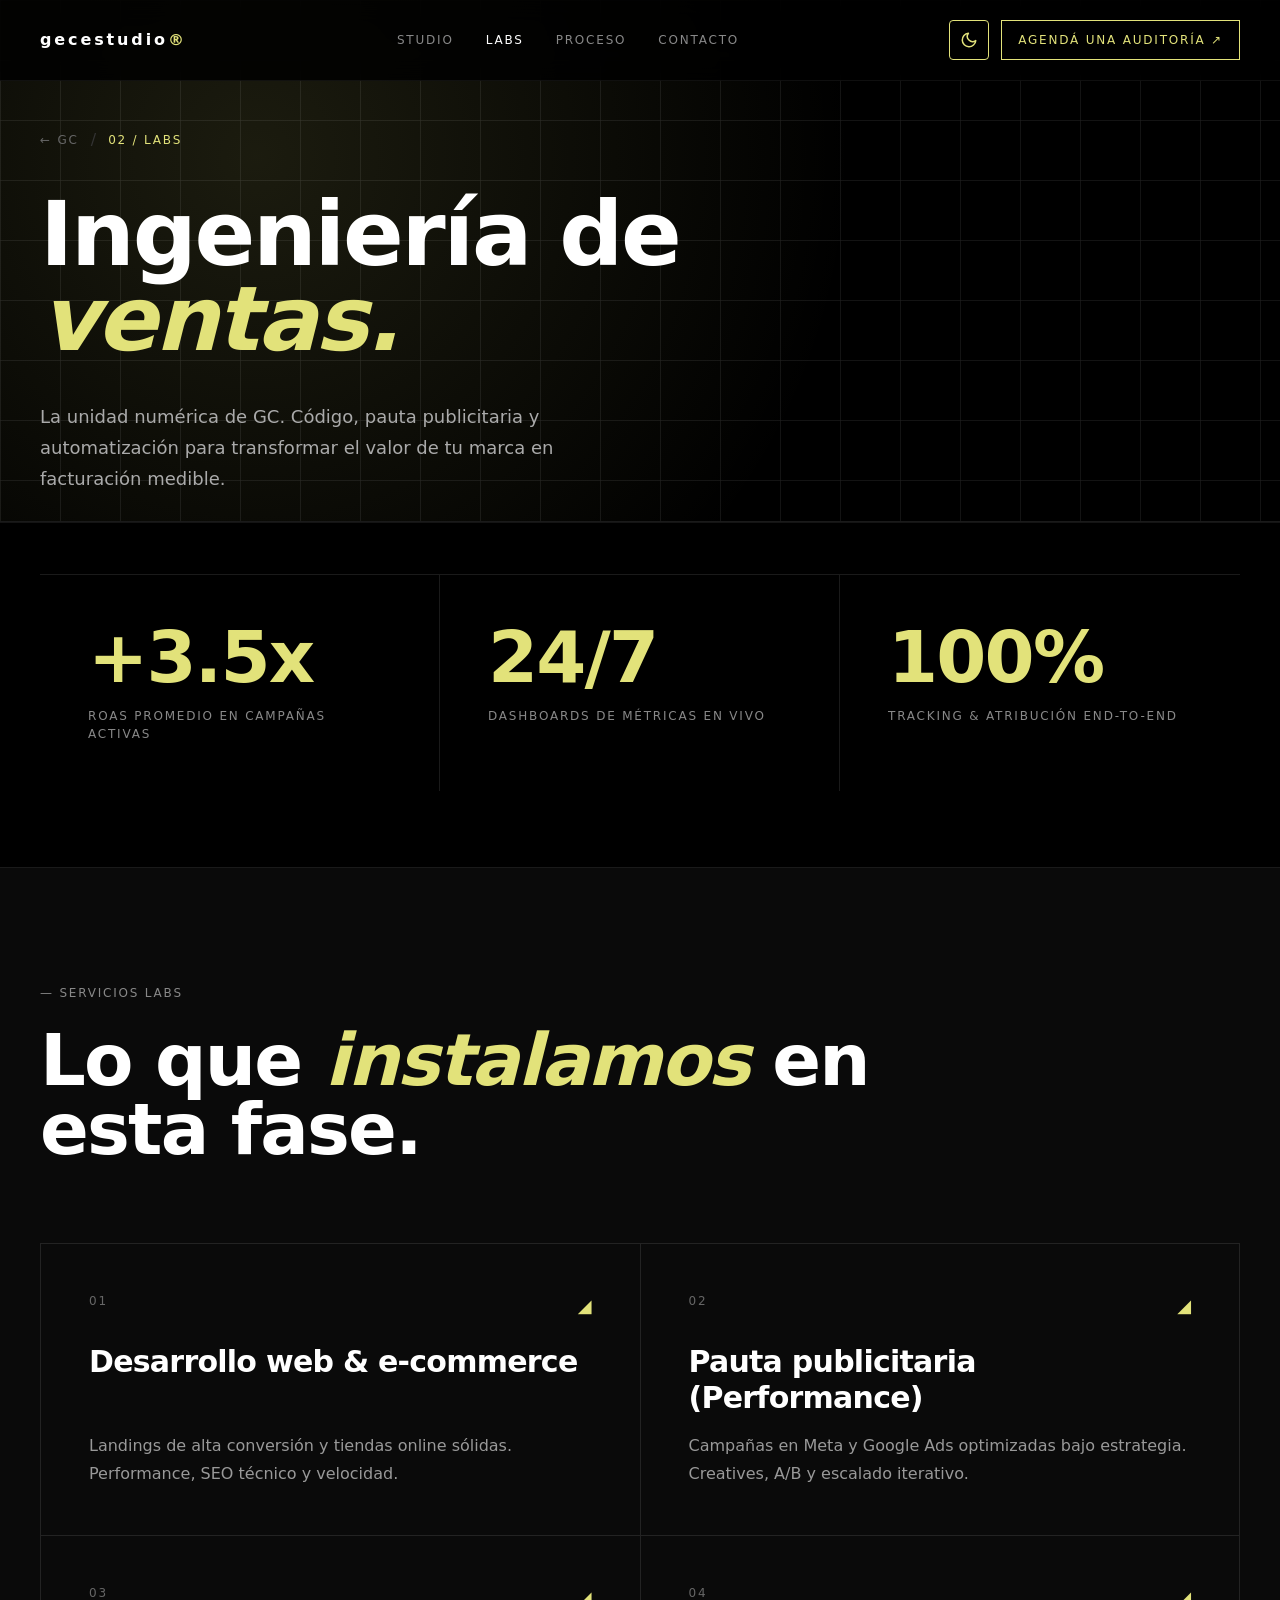
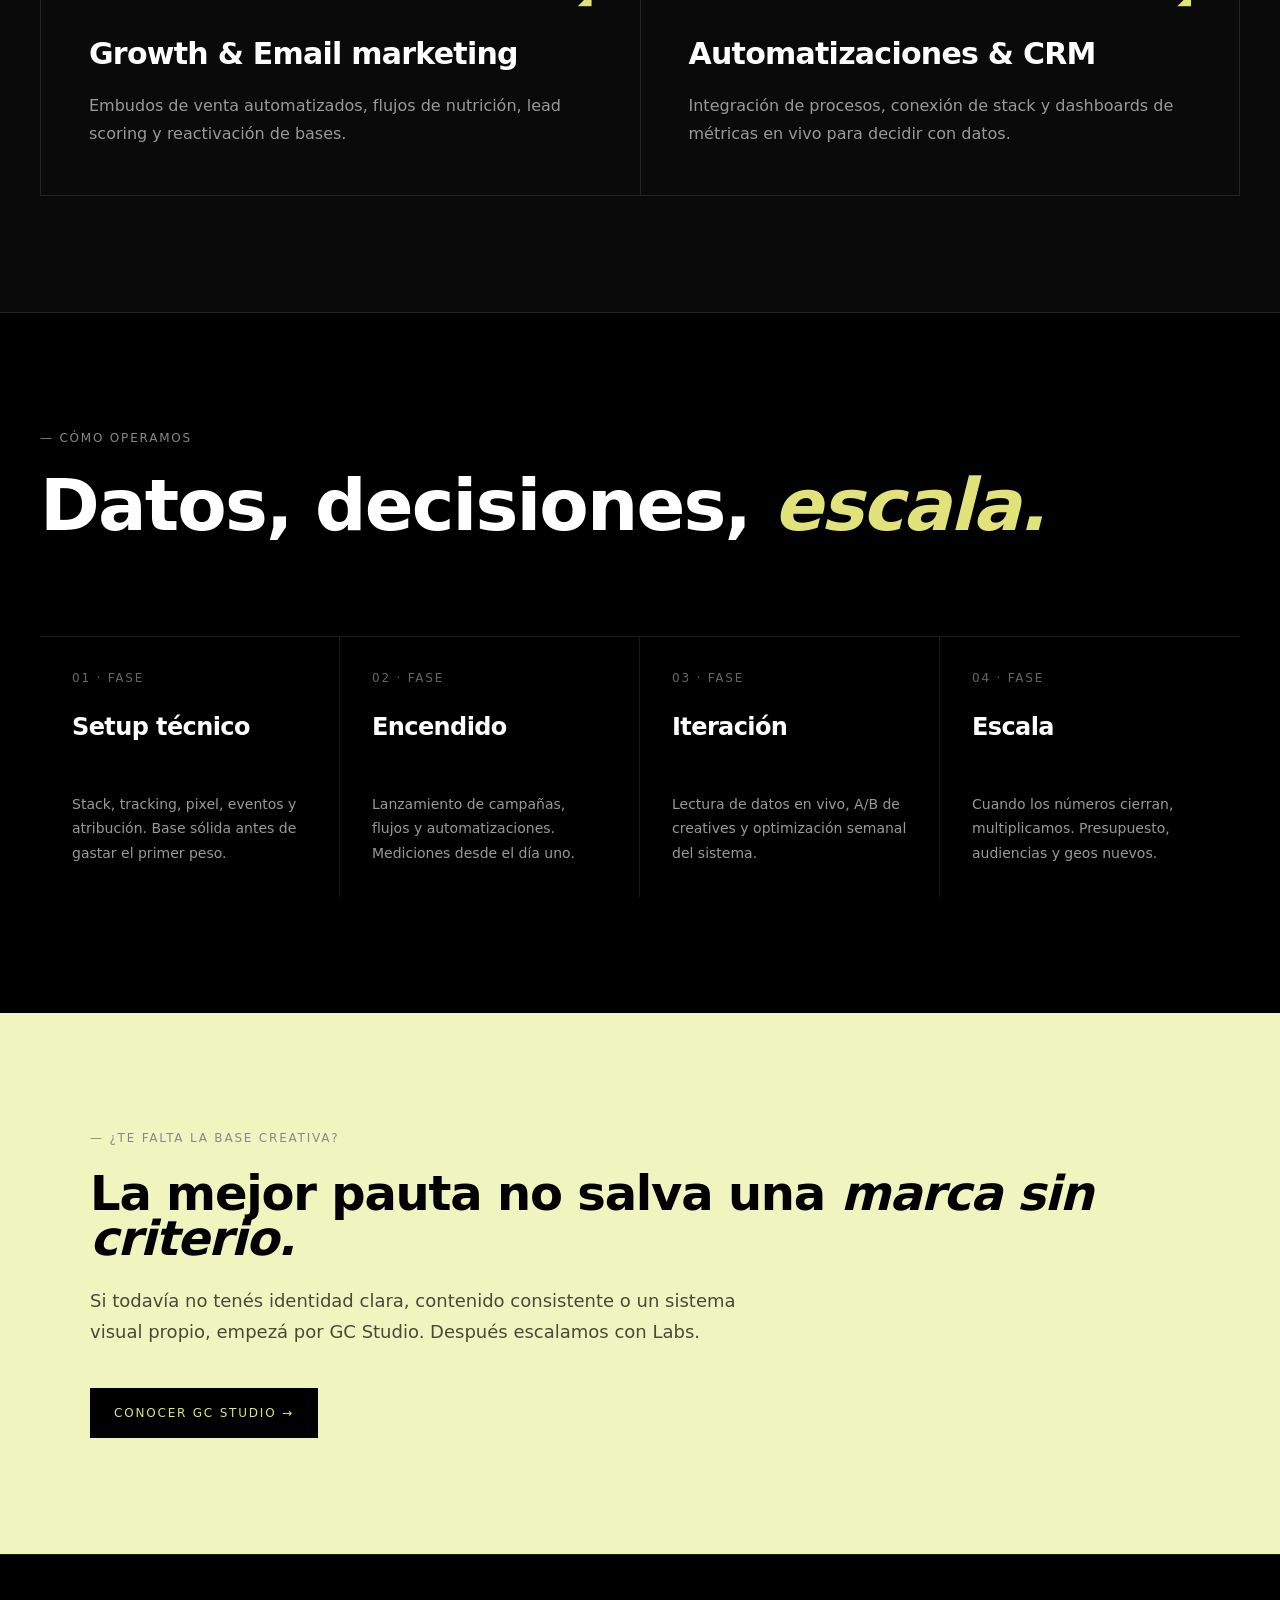
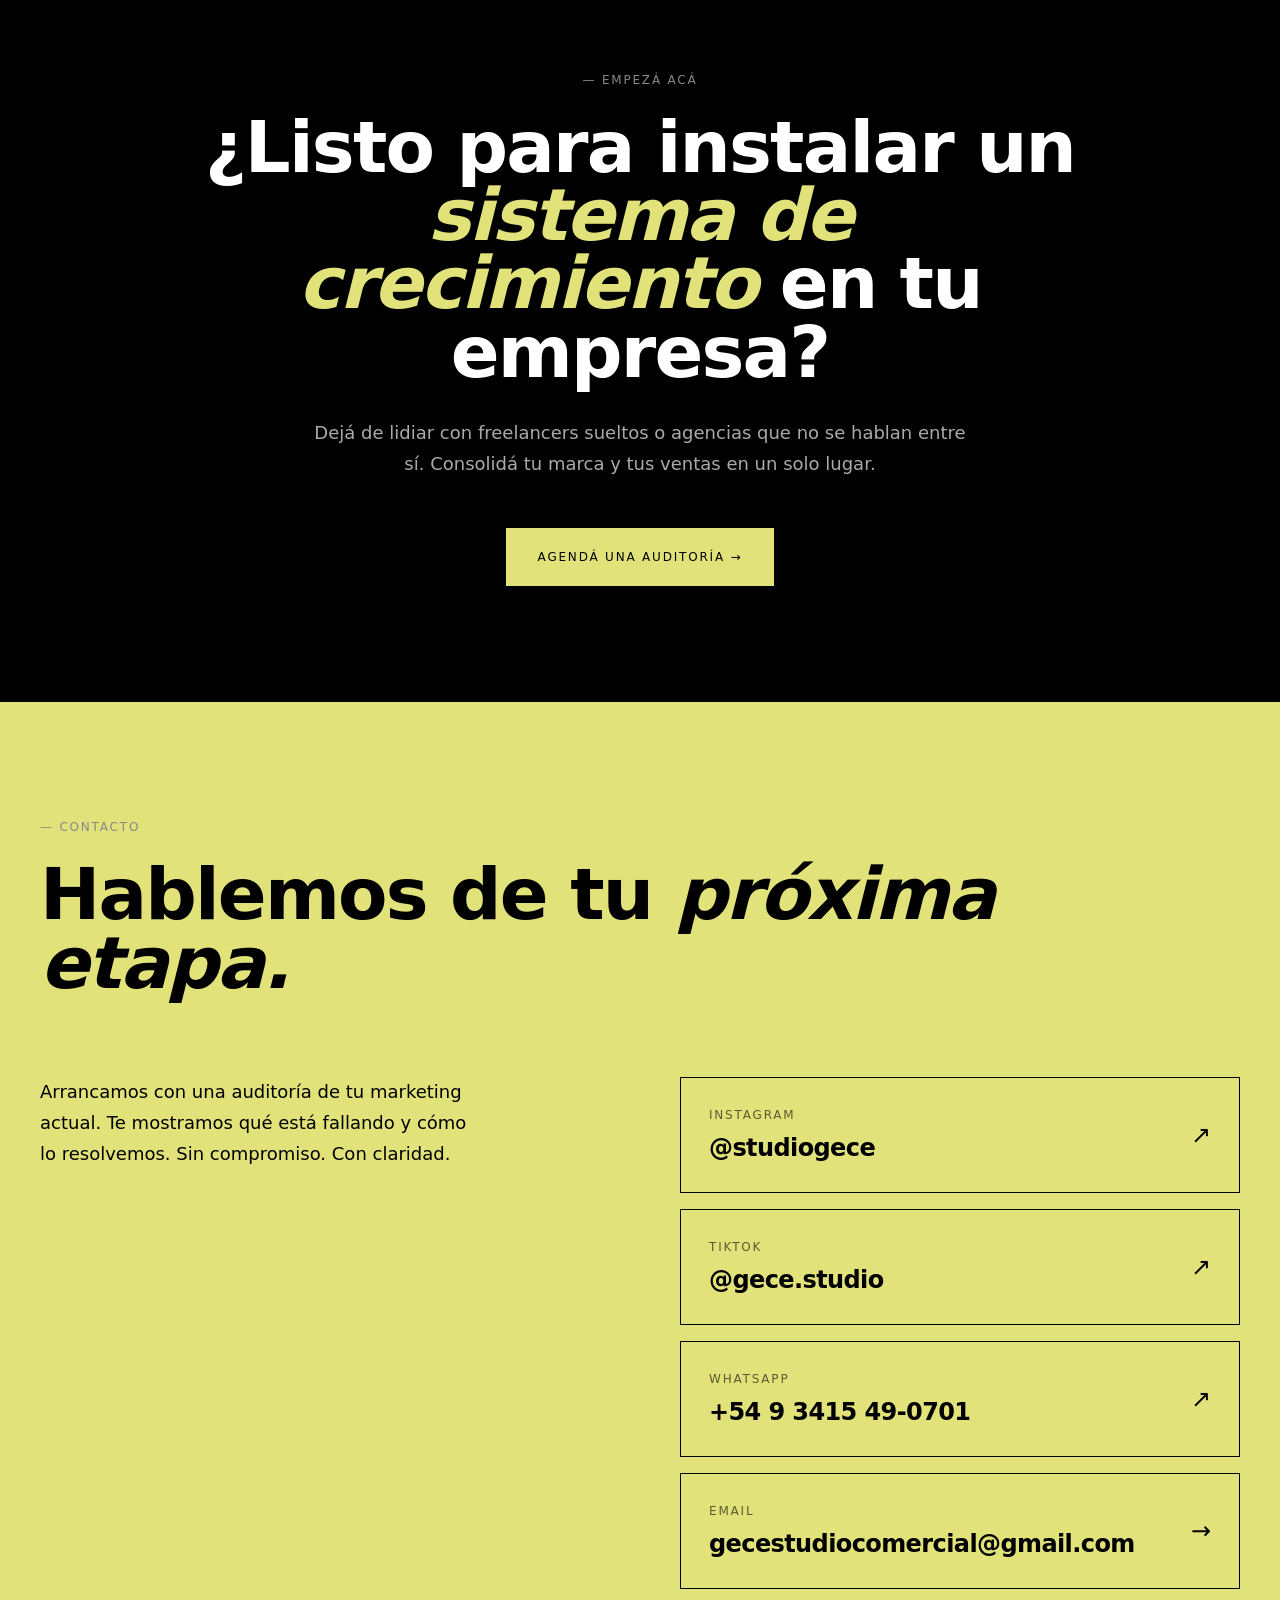
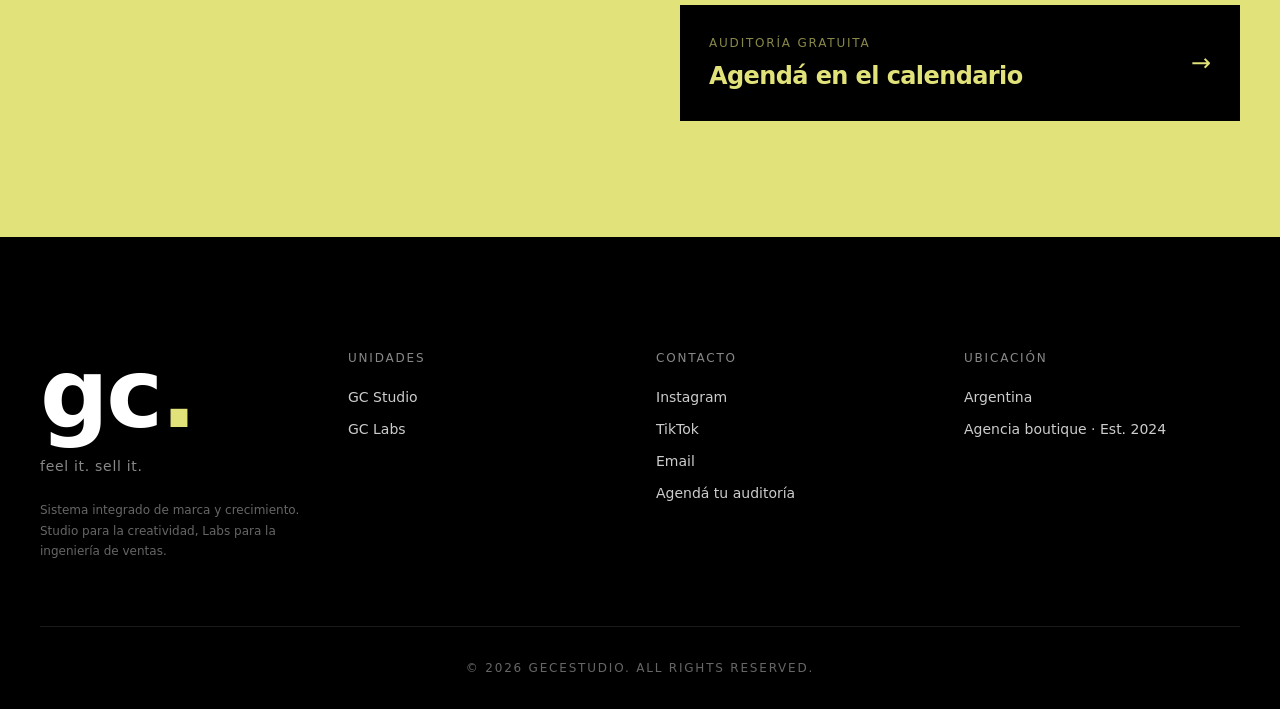
<file: labs.html>
<!DOCTYPE html>

<html lang="es"><head><meta http-equiv="Content-Type" content="text/html; charset=UTF-8"><meta name="viewport" content="width=device-width, initial-scale=1"><meta name="referrer" content="strict-origin-when-cross-origin"><meta name="color-scheme" content="dark light"><link rel="preload" as="image" href="./gc_files/blinder.png"><link rel="preload" as="image" href="./gc_files/camuflajes.png"><link rel="preload" as="image" href="./gc_files/elpasillo-white.png"><link rel="preload" as="image" href="./gc_files/gm.png"><link rel="preload" as="image" href="./gc_files/las1000.png"><link rel="preload" as="image" href="./gc_files/logowhite.png"><link rel="preload" as="image" href="./gc_files/momo.png"><link rel="preload" as="image" href="./gc_files/mesa03.png"><link rel="preload" as="image" href="./gc_files/mesa07.png"><link rel="preload" as="image" href="./gc_files/mesa15.png"><link rel="stylesheet" href="./labs_files/css2" data-precedence="default"><link rel="stylesheet" href="./labs_files/styles-MRLgdfVk.css" data-precedence="default"><link rel="preload" as="image" href="./gc_files/elpasillo.jpg"><meta name="author" content="Giuliana Cidoni"><meta property="og:type" content="website"><meta name="twitter:card" content="summary"><meta name="twitter:title" content="GC Studio — Feel it. Sell it. | Agencia boutique en Rosario"><meta name="twitter:description" content="GC Studio es la agencia boutique que toma el control total de tu marketing. Branding, contenido, estrategia y Meta Ads que venden. Rosario, Argentina."><link rel="preconnect" href="https://fonts.googleapis.com/"><link rel="preconnect" href="https://fonts.gstatic.com/" crossorigin="anonymous">
<title>GC Labs — Performance, ingeniería de conversión y growth</title><meta name="description" content="Desarrollo web, pauta en Meta y Google Ads, automatizaciones y dashboards. La unidad de performance de GC que convierte tu marca en facturación medible."><meta property="og:title" content="GC Labs — Ingeniería de ventas"><meta property="og:description" content="Código, pauta, automatización y métricas en vivo para escalar tu negocio."><style id="gc-static-reveal">
main.bg-black, section, nav, footer,
.bg-black, .bg-\[\#0a0a0a\], .text-white,
.text-white\/90, .text-white\/80, .text-white\/70, .text-white\/60, .text-white\/40,
.text-\[\#aaa\], .text-\[\#999\], .text-\[\#888\], .text-\[\#666\],
.border-white\/10, .border-white\/20 { transition: background-color .4s ease, color .4s ease, border-color .4s ease; }
html.light main.bg-black,
html.light .bg-black { background-color: #f7f5f0 !important; }
html.light .bg-\[\#0a0a0a\] { background-color: #ecebe3 !important; }
html.light nav { background-color: rgba(247,245,240,0.85) !important; border-bottom-color: rgba(0,0,0,0.08) !important; }
html.light .text-white { color: #14140f !important; }
html.light .text-white\/90 { color: rgba(0,0,0,0.9) !important; }
html.light .text-white\/80 { color: rgba(0,0,0,0.78) !important; }
html.light .text-white\/70 { color: rgba(0,0,0,0.7) !important; }
html.light .text-white\/60 { color: rgba(0,0,0,0.58) !important; }
html.light .text-white\/40 { color: rgba(0,0,0,0.42) !important; }
html.light .text-\[\#aaa\],
html.light .text-\[\#999\],
html.light .text-\[\#888\] { color: #4d4c44 !important; }
html.light .text-\[\#666\] { color: #6e6a60 !important; }
html.light [style*="color: rgb(136, 136, 136)"],
html.light [style*="color:#888"] { color: #4d4c44 !important; }
html.light [style*="color: rgb(102, 102, 102)"],
html.light [style*="color:#666"] { color: #6e6a60 !important; }
html.light .border-white\/10 { border-color: rgba(0,0,0,0.12) !important; }
html.light .border-white\/20 { border-color: rgba(0,0,0,0.2) !important; }
html.light .gc-nav-logo span,
html.light #theme-toggle,
html.light nav a[href*="calendly.com"].label-tag { color: #4d4c44 !important; }
html.light main > section:first-of-type .label-tag[style*="color: rgb(226, 226, 122)"] { color: #4d4c44 !important; }
html.light #contacto a[href*="calendly.com"].group { background: transparent !important; color: #14140f !important; }
html.light #contacto a[href*="calendly.com"].group:hover { background: #14140f !important; color: #e2e27a !important; }
#theme-toggle { cursor: pointer; line-height: 1; font-size: 16px; }
#theme-toggle:hover { background: #e2e27a !important; color: #000 !important; }
.theme-icon-light { display: none; }
html.light .theme-icon-dark { display: none; }
html.light .theme-icon-light { display: inline; }
[style*="translateY(30px)"], [style*="translateY(20px)"] { opacity: 1 !important; transform: none !important; }
main > section.bg-black + section.bg-black { box-shadow: inset 0 1px 0 rgba(255,255,255,0.08); }
html.light .gc-nav-logo span { color: #4d4c44 !important; }
html.light nav a[href*="calendly.com"].label-tag { color: #4d4c44 !important; }
@media (max-width: 767px) {
	nav > div { flex-wrap: wrap; row-gap: 0.75rem; padding-top: 1rem !important; padding-bottom: 0.9rem !important; }
	nav .gc-nav-links { order: 3; display: flex !important; width: 100%; gap: 1.05rem; overflow-x: auto; -webkit-overflow-scrolling: touch; scrollbar-width: none; padding: 0.15rem 0 0.05rem; mask-image: linear-gradient(90deg, transparent, #000 7%, #000 93%, transparent); }
	html.light nav .gc-nav-links { -webkit-mask-image: none !important; mask-image: none !important; }
	nav .gc-nav-links::-webkit-scrollbar { display: none; }
	nav .gc-nav-links a { flex: 0 0 auto; font-size: 0.65rem; letter-spacing: 0.24em; }
	nav .gc-nav-logo { font-size: 0.82rem !important; letter-spacing: 0.16em !important; }
	nav a[href*="calendly"].label-tag { padding: 0.72rem 0.82rem !important; font-size: 0.58rem !important; letter-spacing: 0.17em !important; white-space: nowrap; }
	main > section:first-of-type { min-height: auto !important; padding-top: 10rem !important; padding-bottom: 2.75rem !important; justify-content: flex-start !important; }
	main > section:first-of-type h1 { font-size: clamp(3rem, 15vw, 4.75rem) !important; max-width: 9ch !important; }
	main > section:first-of-type p { margin-top: 2rem !important; font-size: 1rem !important; line-height: 1.65 !important; }
	main > section:first-of-type .mb-10 { margin-bottom: 2rem !important; }
	main > section:not(:first-of-type) { padding-top: 4.5rem !important; padding-bottom: 4.5rem !important; }
	main > section:nth-of-type(2) { padding-top: 3.75rem !important; padding-bottom: 3.75rem !important; }
	main > section:nth-of-type(3), main > section:nth-of-type(4) { padding-top: 4.25rem !important; padding-bottom: 4.25rem !important; }
	#agenda { padding-top: 4.25rem !important; padding-bottom: 4.5rem !important; }
	#contacto { padding-top: 4.5rem !important; padding-bottom: 4.75rem !important; }
	[class*="min-h-[260px]"] { min-height: 0 !important; padding-top: 1.65rem !important; padding-bottom: 1.65rem !important; }
	.mt-16, .mt-20, .mt-24 { margin-top: 2.75rem !important; }
}
@media (min-width: 768px) {
	main > section:not(:first-of-type) { padding-top: 7.25rem !important; padding-bottom: 7.25rem !important; }
	main > section:nth-of-type(2) { padding-top: 3.25rem !important; padding-bottom: 4.75rem !important; }
}
</style><script>(function(){var KEY='gc-theme';var root=document.documentElement;function apply(t){root.classList.toggle('light',t==='light');}try{apply(localStorage.getItem(KEY)||'dark');}catch(e){apply('dark');}document.addEventListener('DOMContentLoaded',function(){var btn=document.getElementById('theme-toggle');if(!btn)return;btn.addEventListener('click',function(){var next=root.classList.contains('light')?'dark':'light';apply(next);try{localStorage.setItem(KEY,next);}catch(e){}});});})();</script></head><body><!--$--><!--/$-->
<main class="bg-black text-white overflow-x-hidden"><nav class="fixed top-0 left-0 right-0 z-50 transition-all duration-500" style="background-color: rgba(0, 0, 0, 0.85); backdrop-filter: blur(12px); border-bottom: 1px solid rgba(255, 255, 255, 0.06);"><div class="max-w-[1400px] mx-auto px-6 md:px-10 py-5 flex items-center justify-between"><a href="index.html" class="gc-nav-logo font-bold lowercase text-white text-sm md:text-base" style="letter-spacing: 0.18em;">gecestudio<span style="color: rgb(226, 226, 122);">®</span></a><div class="gc-nav-links hidden md:flex items-center gap-8"><a href="studio.html" class="label-tag text-[#888] hover:text-white transition-colors">Studio</a><a class="label-tag text-[#888] hover:text-white transition-colors label-tag text-[#888] hover:text-white transition-colors text-white" href="labs.html" data-status="active" aria-current="page">Labs</a><a href="index.html#proceso" class="label-tag text-[#888] hover:text-white transition-colors">Proceso</a><a href="index.html#contacto" class="label-tag text-[#888] hover:text-white transition-colors">Contacto</a></div><div class="flex items-center gap-3"><button id="theme-toggle" type="button" aria-label="Cambiar modo claro / oscuro" title="Cambiar modo claro / oscuro" style="display:inline-flex;align-items:center;justify-content:center;width:40px;height:40px;min-width:40px;flex:0 0 auto;border:1px solid #e2e27a;border-radius:4px;color:#e2e27a;background:transparent;cursor:pointer;appearance:none;-webkit-appearance:none;transition:background-color .3s ease,color .3s ease"><svg class="theme-icon-dark" xmlns="http://www.w3.org/2000/svg" width="18" height="18" viewBox="0 0 24 24" fill="none" stroke="currentColor" stroke-width="2" stroke-linecap="round" stroke-linejoin="round"><path d="M21 12.79A9 9 0 1 1 11.21 3 7 7 0 0 0 21 12.79z"></path></svg><svg class="theme-icon-light" xmlns="http://www.w3.org/2000/svg" width="18" height="18" viewBox="0 0 24 24" fill="none" stroke="currentColor" stroke-width="2" stroke-linecap="round" stroke-linejoin="round"><circle cx="12" cy="12" r="5"></circle><line x1="12" y1="1" x2="12" y2="3"></line><line x1="12" y1="21" x2="12" y2="23"></line><line x1="4.22" y1="4.22" x2="5.64" y2="5.64"></line><line x1="18.36" y1="18.36" x2="19.78" y2="19.78"></line><line x1="1" y1="12" x2="3" y2="12"></line><line x1="21" y1="12" x2="23" y2="12"></line><line x1="4.22" y1="19.78" x2="5.64" y2="18.36"></line><line x1="18.36" y1="5.64" x2="19.78" y2="4.22"></line></svg></button><a href="https://calendly.com/infogecestudio/30min" target="_blank" rel="noopener noreferrer" class="label-tag px-4 py-2.5 border transition-all duration-300 hover:bg-[#e2e27a] hover:text-black" style="border-color: rgb(226, 226, 122); color: rgb(226, 226, 122);">Agendá una auditoría ↗</a></div></div></nav><section class="relative bg-black text-white flex flex-col justify-start pt-32 pb-14 px-6 md:px-10 overflow-hidden border-b border-white/10" style="min-height:clamp(520px,58vh,640px)"><div class="absolute inset-0 pointer-events-none" style="background: radial-gradient(circle at 20% 30%, rgba(226, 226, 122, 0.12), transparent 55%);"></div><div class="absolute inset-0 pointer-events-none" style="opacity:0.13;background-image: linear-gradient(rgba(255, 255, 255, 0.58) 1px, transparent 1px), linear-gradient(90deg, rgba(255, 255, 255, 0.58) 1px, transparent 1px); background-size: 60px 60px;"></div><div class="relative max-w-[1400px] mx-auto w-full"><div class="flex items-center gap-3 mb-10" style="opacity: 1; transform: none;"><a href="index.html" class="label-tag text-[#666] hover:text-white transition-colors">← GC</a><span class="text-[#333]">/</span><span class="label-tag" style="color: rgb(226, 226, 122);">02 / Labs</span></div><h1 class="headline text-[12vw] md:text-[8vw] lg:text-[7vw] leading-[0.95] max-w-[15ch]" style="opacity: 1; transform: none;">Ingeniería de <span style="color: rgb(226, 226, 122); font-style: italic;">ventas.</span></h1><p class="mt-10 body-text text-[#aaa] text-base md:text-lg max-w-[560px]" style="opacity: 1; transform: none;">La unidad numérica de GC. Código, pauta publicitaria y automatización para transformar el valor de tu marca en facturación medible.</p></div></section><section class="bg-black text-white pt-10 pb-16 md:pt-14 md:pb-20 px-6 md:px-10 border-b border-white/10"><div class="max-w-[1400px] mx-auto grid md:grid-cols-3 border-t border-white/10"><div class="p-8 md:p-12 border-b md:border-b-0 md:border-r border-white/10 last:border-r-0" style="opacity: 1; transform: none;"><div class="headline text-5xl md:text-7xl mb-4" style="color: rgb(226, 226, 122);">+3.5x</div><div class="label-tag text-[#888]">ROAS promedio en campañas activas</div></div><div class="p-8 md:p-12 border-b md:border-b-0 md:border-r border-white/10 last:border-r-0" style="opacity: 1; transform: none;"><div class="headline text-5xl md:text-7xl mb-4" style="color: rgb(226, 226, 122);">24/7</div><div class="label-tag text-[#888]">Dashboards de métricas en vivo</div></div><div class="p-8 md:p-12 border-b md:border-b-0 md:border-r border-white/10 last:border-r-0" style="opacity: 1; transform: none;"><div class="headline text-5xl md:text-7xl mb-4" style="color: rgb(226, 226, 122);">100%</div><div class="label-tag text-[#888]">Tracking &amp; atribución end-to-end</div></div></div></section><section class="py-24 md:py-40 px-6 md:px-10 bg-[#0a0a0a] text-white border-b border-white/10"><div class="max-w-[1400px] mx-auto"><div style="opacity: 0; transform: translateY(30px);"><div class="label-tag mb-6" style="color: rgb(136, 136, 136);">— Servicios Labs</div><h2 class="headline text-4xl md:text-6xl lg:text-7xl max-w-4xl leading-[0.95]">Lo que <span class="italic" style="color: rgb(226, 226, 122);">instalamos</span> en esta fase.</h2></div><div class="mt-16 md:mt-20 grid md:grid-cols-2 border-t border-l border-white/10"><div class="group p-8 md:p-12 border-r border-b border-white/10 min-h-[260px] flex flex-col hover:bg-[#e2e27a]/[0.03] transition-colors duration-500" style="opacity: 0; transform: translateY(20px);"><div class="flex items-start justify-between mb-6"><span class="label-tag text-[#666]">01</span><span class="text-lg" style="color: rgb(226, 226, 122);">◢</span></div><h3 class="text-2xl md:text-3xl font-bold tracking-tight mb-4">Desarrollo web &amp; e-commerce</h3><p class="body-text text-sm md:text-base text-[#999] mt-auto">Landings de alta conversión y tiendas online sólidas. Performance, SEO técnico y velocidad.</p></div><div class="group p-8 md:p-12 border-r border-b border-white/10 min-h-[260px] flex flex-col hover:bg-[#e2e27a]/[0.03] transition-colors duration-500" style="opacity: 0; transform: translateY(20px);"><div class="flex items-start justify-between mb-6"><span class="label-tag text-[#666]">02</span><span class="text-lg" style="color: rgb(226, 226, 122);">◢</span></div><h3 class="text-2xl md:text-3xl font-bold tracking-tight mb-4">Pauta publicitaria (Performance)</h3><p class="body-text text-sm md:text-base text-[#999] mt-auto">Campañas en Meta y Google Ads optimizadas bajo estrategia. Creatives, A/B y escalado iterativo.</p></div><div class="group p-8 md:p-12 border-r border-b border-white/10 min-h-[260px] flex flex-col hover:bg-[#e2e27a]/[0.03] transition-colors duration-500" style="opacity: 0; transform: translateY(20px);"><div class="flex items-start justify-between mb-6"><span class="label-tag text-[#666]">03</span><span class="text-lg" style="color: rgb(226, 226, 122);">◢</span></div><h3 class="text-2xl md:text-3xl font-bold tracking-tight mb-4">Growth &amp; Email marketing</h3><p class="body-text text-sm md:text-base text-[#999] mt-auto">Embudos de venta automatizados, flujos de nutrición, lead scoring y reactivación de bases.</p></div><div class="group p-8 md:p-12 border-r border-b border-white/10 min-h-[260px] flex flex-col hover:bg-[#e2e27a]/[0.03] transition-colors duration-500" style="opacity: 0; transform: translateY(20px);"><div class="flex items-start justify-between mb-6"><span class="label-tag text-[#666]">04</span><span class="text-lg" style="color: rgb(226, 226, 122);">◢</span></div><h3 class="text-2xl md:text-3xl font-bold tracking-tight mb-4">Automatizaciones &amp; CRM</h3><p class="body-text text-sm md:text-base text-[#999] mt-auto">Integración de procesos, conexión de stack y dashboards de métricas en vivo para decidir con datos.</p></div></div></div></section><section class="bg-black text-white py-24 md:py-40 px-6 md:px-10"><div class="max-w-[1400px] mx-auto"><div style="opacity: 0; transform: translateY(30px);"><div class="label-tag mb-6" style="color: rgb(136, 136, 136);">— Cómo operamos</div><h2 class="headline text-4xl md:text-6xl lg:text-7xl leading-[0.95]">Datos, decisiones, <span class="italic" style="color: rgb(226, 226, 122);">escala.</span></h2></div><div class="mt-16 md:mt-24 grid md:grid-cols-4 border-t border-white/10"><div class="p-6 md:p-8 border-b md:border-b-0 md:border-r border-white/10 last:border-r-0 min-h-[260px] flex flex-col" style="opacity: 0; transform: translateY(20px);"><div class="label-tag text-[#666] mb-6">01 · Fase</div><h3 class="text-xl md:text-2xl font-bold tracking-tight mb-4">Setup técnico</h3><p class="body-text text-sm text-[#999] mt-auto">Stack, tracking, pixel, eventos y atribución. Base sólida antes de gastar el primer peso.</p></div><div class="p-6 md:p-8 border-b md:border-b-0 md:border-r border-white/10 last:border-r-0 min-h-[260px] flex flex-col" style="opacity: 0; transform: translateY(20px);"><div class="label-tag text-[#666] mb-6">02 · Fase</div><h3 class="text-xl md:text-2xl font-bold tracking-tight mb-4">Encendido</h3><p class="body-text text-sm text-[#999] mt-auto">Lanzamiento de campañas, flujos y automatizaciones. Mediciones desde el día uno.</p></div><div class="p-6 md:p-8 border-b md:border-b-0 md:border-r border-white/10 last:border-r-0 min-h-[260px] flex flex-col" style="opacity: 0; transform: translateY(20px);"><div class="label-tag text-[#666] mb-6">03 · Fase</div><h3 class="text-xl md:text-2xl font-bold tracking-tight mb-4">Iteración</h3><p class="body-text text-sm text-[#999] mt-auto">Lectura de datos en vivo, A/B de creatives y optimización semanal del sistema.</p></div><div class="p-6 md:p-8 border-b md:border-b-0 md:border-r border-white/10 last:border-r-0 min-h-[260px] flex flex-col" style="opacity: 0; transform: translateY(20px);"><div class="label-tag text-[#666] mb-6">04 · Fase</div><h3 class="text-xl md:text-2xl font-bold tracking-tight mb-4">Escala</h3><p class="body-text text-sm text-[#999] mt-auto">Cuando los números cierran, multiplicamos. Presupuesto, audiencias y geos nuevos.</p></div></div></div></section><section class="py-24 md:py-32 px-6 md:px-10 text-black" style="background-color: rgb(240, 245, 192);"><div class="max-w-[1100px] mx-auto"><div style="opacity: 0; transform: translateY(30px);"><div class="label-tag mb-6" style="color: rgb(136, 136, 136);">— ¿Te falta la base creativa?</div><p class="headline text-3xl md:text-5xl leading-[1.05]">La mejor pauta no salva una <span class="italic">marca sin criterio.</span></p><p class="mt-6 body-text text-base md:text-lg text-black/70 max-w-2xl">Si todavía no tenés identidad clara, contenido consistente o un sistema visual propio, empezá por GC Studio. Después escalamos con Labs.</p><a href="studio.html" class="inline-flex items-center gap-3 mt-10 label-tag px-6 py-4 bg-black text-[#e2e27a] hover:bg-[#0d0d0d] transition-colors">Conocer GC Studio →</a></div></div></section><section id="agenda" class="bg-black text-white py-24 md:py-40 px-6 md:px-10 border-t border-white/10"><div class="max-w-[1400px] mx-auto text-center"><div style="opacity: 0; transform: translateY(30px);"><div class="label-tag mb-6" style="color: rgb(136, 136, 136);">— Empezá acá</div><h2 class="headline text-4xl md:text-6xl lg:text-7xl max-w-4xl mx-auto leading-[0.95]">¿Listo para instalar un <span class="italic" style="color: rgb(226, 226, 122);">sistema de crecimiento</span> en tu empresa?</h2><p class="mt-8 body-text text-[#aaa] text-base md:text-lg max-w-2xl mx-auto">Dejá de lidiar con freelancers sueltos o agencias que no se hablan entre sí. Consolidá tu marca y tus ventas en un solo lugar.</p><a href="https://calendly.com/infogecestudio/30min" target="_blank" rel="noopener noreferrer" class="inline-block mt-12 label-tag px-8 py-5 bg-[#e2e27a] text-black hover:bg-white transition-colors duration-300">Agendá una auditoría →</a></div></div></section><section id="contacto" class="py-24 md:py-40 px-6 md:px-10 text-black" style="background-color: rgb(226, 226, 122);"><div class="max-w-[1400px] mx-auto"><div style="opacity: 0; transform: translateY(30px);"><div class="label-tag mb-6" style="color: rgb(136, 136, 136);">— Contacto</div><h2 class="headline text-4xl md:text-6xl lg:text-7xl max-w-5xl">Hablemos de tu <span class="italic">próxima etapa.</span></h2></div><div class="mt-16 md:mt-20 grid md:grid-cols-2 gap-12 md:gap-20"><p class="body-text text-base md:text-lg max-w-md" style="opacity: 0; transform: translateY(30px);">Arrancamos con una auditoría de tu marketing actual. Te mostramos qué está fallando y cómo lo resolvemos. Sin compromiso. Con claridad.</p><div class="space-y-4" style="opacity: 0; transform: translateY(30px);"><a href="https://www.instagram.com/studiogece/" target="_blank" rel="noopener noreferrer" class="group flex items-center justify-between gap-6 p-6 md:p-7 border border-black transition-all duration-300 bg-transparent hover:bg-black hover:text-[#e2e27a]"><div><div class="label-tag opacity-60 mb-2">Instagram</div><div class="text-lg md:text-2xl font-bold tracking-tight">@studiogece</div></div><span class="text-2xl group-hover:translate-x-1 transition-transform">↗</span></a><a href="https://www.tiktok.com/@gece.studio" target="_blank" rel="noopener noreferrer" class="group flex items-center justify-between gap-6 p-6 md:p-7 border border-black transition-all duration-300 bg-transparent hover:bg-black hover:text-[#e2e27a]"><div><div class="label-tag opacity-60 mb-2">TikTok</div><div class="text-lg md:text-2xl font-bold tracking-tight">@gece.studio</div></div><span class="text-2xl group-hover:translate-x-1 transition-transform">↗</span></a><a href="https://wa.me/5493415490701" target="_blank" rel="noopener noreferrer" class="group flex items-center justify-between gap-6 p-6 md:p-7 border border-black transition-all duration-300 bg-transparent hover:bg-black hover:text-[#e2e27a]"><div><div class="label-tag opacity-60 mb-2">WhatsApp</div><div class="text-lg md:text-2xl font-bold tracking-tight">+54 9 3415 49-0701</div></div><span class="text-2xl group-hover:translate-x-1 transition-transform">↗</span></a><a href="mailto:gecestudiocomercial@gmail.com" class="group flex items-center justify-between gap-6 p-6 md:p-7 border border-black transition-all duration-300 bg-transparent hover:bg-black hover:text-[#e2e27a]"><div><div class="label-tag opacity-60 mb-2">Email</div><div class="text-lg md:text-2xl font-bold tracking-tight">gecestudiocomercial@gmail.com</div></div><span class="text-2xl group-hover:translate-x-1 transition-transform">→</span></a><a href="https://calendly.com/infogecestudio/30min" target="_blank" rel="noopener noreferrer" class="group flex items-center justify-between gap-6 p-6 md:p-7 border border-black transition-all duration-300 bg-black text-[#e2e27a] hover:bg-transparent hover:text-black"><div><div class="label-tag opacity-60 mb-2">Auditoría gratuita</div><div class="text-lg md:text-2xl font-bold tracking-tight">Agendá en el calendario</div></div><span class="text-2xl group-hover:translate-x-1 transition-transform">→</span></a></div></div></div></section><footer class="bg-black text-white pt-20 md:pt-28 px-6 md:px-10"><div class="max-w-[1400px] mx-auto"><div class="grid md:grid-cols-4 gap-12 md:gap-8 pb-16"><div><div class="headline text-7xl md:text-8xl lowercase leading-none">gc<span style="color: rgb(226, 226, 122);">.</span></div><p class="lowercase text-[#888] text-sm mt-4 mb-6 tracking-wider">feel it. sell it.</p><p class="body-text text-xs text-[#666] max-w-[260px]">Sistema integrado de marca y crecimiento. Studio para la creatividad, Labs para la ingeniería de ventas.</p></div><div><div class="label-tag text-[#888] mb-5">Unidades</div><ul class="space-y-3 text-sm"><li><a href="studio.html" class="text-white/80 hover:text-[#e2e27a] transition-colors">GC Studio</a></li><li><a class="text-white/80 hover:text-[#e2e27a] transition-colors active" href="labs.html" data-status="active" aria-current="page">GC Labs</a></li></ul></div><div><div class="label-tag text-[#888] mb-5">Contacto</div><ul class="space-y-3 text-sm"><li><a href="https://www.instagram.com/studiogece/" target="_blank" rel="noopener noreferrer" class="text-white/80 hover:text-[#e2e27a] transition-colors">Instagram</a></li><li><a href="https://www.tiktok.com/@gece.studio" target="_blank" rel="noopener noreferrer" class="text-white/80 hover:text-[#e2e27a] transition-colors">TikTok</a></li><li><a href="mailto:gecestudiocomercial@gmail.com" class="text-white/80 hover:text-[#e2e27a] transition-colors">Email</a></li><li><a href="https://calendly.com/infogecestudio/30min" target="_blank" rel="noopener noreferrer" class="text-white/80 hover:text-[#e2e27a] transition-colors">Agendá tu auditoría</a></li></ul></div><div><div class="label-tag text-[#888] mb-5">Ubicación</div><ul class="space-y-3 text-sm text-white/80"><li>Argentina</li><li>Agencia boutique · Est. 2024</li></ul></div></div><div class="border-t border-white/10 py-8 flex justify-center label-tag text-[#666]"><span>© 2026 gecestudio. All rights reserved.</span></div></div></footer></main></body></html>
</file>
<file: gc_files/styles-MRLgdfVk.css>
@layer properties{@supports (((-webkit-hyphens:none)) and (not (margin-trim:inline))) or ((-moz-orient:inline) and (not (color:rgb(from red r g b)))){*,:before,:after,::backdrop{--tw-translate-x:0;--tw-translate-y:0;--tw-translate-z:0;--tw-rotate-x:initial;--tw-rotate-y:initial;--tw-rotate-z:initial;--tw-skew-x:initial;--tw-skew-y:initial;--tw-scroll-snap-strictness:proximity;--tw-space-y-reverse:0;--tw-space-x-reverse:0;--tw-border-style:solid;--tw-gradient-position:initial;--tw-gradient-from:#0000;--tw-gradient-via:#0000;--tw-gradient-to:#0000;--tw-gradient-stops:initial;--tw-gradient-via-stops:initial;--tw-gradient-from-position:0%;--tw-gradient-via-position:50%;--tw-gradient-to-position:100%;--tw-leading:initial;--tw-font-weight:initial;--tw-tracking:initial;--tw-ordinal:initial;--tw-slashed-zero:initial;--tw-numeric-figure:initial;--tw-numeric-spacing:initial;--tw-numeric-fraction:initial;--tw-shadow:0 0 #0000;--tw-shadow-color:initial;--tw-shadow-alpha:100%;--tw-inset-shadow:0 0 #0000;--tw-inset-shadow-color:initial;--tw-inset-shadow-alpha:100%;--tw-ring-color:initial;--tw-ring-shadow:0 0 #0000;--tw-inset-ring-color:initial;--tw-inset-ring-shadow:0 0 #0000;--tw-ring-inset:initial;--tw-ring-offset-width:0px;--tw-ring-offset-color:#fff;--tw-ring-offset-shadow:0 0 #0000;--tw-outline-style:solid;--tw-blur:initial;--tw-brightness:initial;--tw-contrast:initial;--tw-grayscale:initial;--tw-hue-rotate:initial;--tw-invert:initial;--tw-opacity:initial;--tw-saturate:initial;--tw-sepia:initial;--tw-drop-shadow:initial;--tw-drop-shadow-color:initial;--tw-drop-shadow-alpha:100%;--tw-drop-shadow-size:initial;--tw-duration:initial;--tw-ease:initial;--tw-scale-x:1;--tw-scale-y:1;--tw-scale-z:1;--tw-content:"";--tw-animation-delay:0s;--tw-animation-direction:normal;--tw-animation-duration:initial;--tw-animation-fill-mode:none;--tw-animation-iteration-count:1;--tw-enter-blur:0;--tw-enter-opacity:1;--tw-enter-rotate:0;--tw-enter-scale:1;--tw-enter-translate-x:0;--tw-enter-translate-y:0;--tw-exit-blur:0;--tw-exit-opacity:1;--tw-exit-rotate:0;--tw-exit-scale:1;--tw-exit-translate-x:0;--tw-exit-translate-y:0}}}@layer theme{:root,:host{--font-mono:ui-monospace, SFMono-Regular, Menlo, Monaco, Consolas, "Liberation Mono", "Courier New", monospace;--color-black:#000;--color-white:#fff;--spacing:.25rem;--container-sm:24rem;--container-md:28rem;--container-lg:32rem;--container-2xl:42rem;--container-3xl:48rem;--container-4xl:56rem;--container-5xl:64rem;--text-xs:.75rem;--text-xs--line-height:calc(1 / .75);--text-sm:.875rem;--text-sm--line-height:calc(1.25 / .875);--text-base:1rem;--text-base--line-height: 1.5 ;--text-lg:1.125rem;--text-lg--line-height:calc(1.75 / 1.125);--text-xl:1.25rem;--text-xl--line-height:calc(1.75 / 1.25);--text-2xl:1.5rem;--text-2xl--line-height:calc(2 / 1.5);--text-3xl:1.875rem;--text-3xl--line-height: 1.2 ;--text-4xl:2.25rem;--text-4xl--line-height:calc(2.5 / 2.25);--text-5xl:3rem;--text-5xl--line-height:1;--text-6xl:3.75rem;--text-6xl--line-height:1;--text-7xl:4.5rem;--text-7xl--line-height:1;--text-8xl:6rem;--text-8xl--line-height:1;--font-weight-normal:400;--font-weight-medium:500;--font-weight-semibold:600;--font-weight-bold:700;--tracking-tight:-.025em;--tracking-wide:.025em;--tracking-wider:.05em;--tracking-widest:.1em;--leading-relaxed:1.625;--radius-sm:.25rem;--radius-md:.375rem;--radius-lg:.5rem;--radius-xl:.75rem;--ease-in-out:cubic-bezier(.4, 0, .2, 1);--animate-pulse:pulse 2s cubic-bezier(.4, 0, .6, 1) infinite;--aspect-video:16 / 9;--default-transition-duration:.15s;--default-transition-timing-function:cubic-bezier(.4, 0, .2, 1);--default-font-family:"Montserrat", system-ui, sans-serif;--default-mono-font-family:var(--font-mono)}}@layer base{*,:after,:before,::backdrop{box-sizing:border-box;border:0 solid;margin:0;padding:0}::file-selector-button{box-sizing:border-box;border:0 solid;margin:0;padding:0}html,:host{-webkit-text-size-adjust:100%;tab-size:4;line-height:1.5;font-family:var(--default-font-family,ui-sans-serif, system-ui, sans-serif, "Apple Color Emoji", "Segoe UI Emoji", "Segoe UI Symbol", "Noto Color Emoji");font-feature-settings:var(--default-font-feature-settings,normal);font-variation-settings:var(--default-font-variation-settings,normal);-webkit-tap-highlight-color:transparent}hr{height:0;color:inherit;border-top-width:1px}abbr:where([title]){-webkit-text-decoration:underline dotted;text-decoration:underline dotted}h1,h2,h3,h4,h5,h6{font-size:inherit;font-weight:inherit}a{color:inherit;-webkit-text-decoration:inherit;text-decoration:inherit}b,strong{font-weight:bolder}code,kbd,samp,pre{font-family:var(--default-mono-font-family,ui-monospace, SFMono-Regular, Menlo, Monaco, Consolas, "Liberation Mono", "Courier New", monospace);font-feature-settings:var(--default-mono-font-feature-settings,normal);font-variation-settings:var(--default-mono-font-variation-settings,normal);font-size:1em}small{font-size:80%}sub,sup{vertical-align:baseline;font-size:75%;line-height:0;position:relative}sub{bottom:-.25em}sup{top:-.5em}table{text-indent:0;border-color:inherit;border-collapse:collapse}:-moz-focusring{outline:auto}progress{vertical-align:baseline}summary{display:list-item}ol,ul,menu{list-style:none}img,svg,video,canvas,audio,iframe,embed,object{vertical-align:middle;display:block}img,video{max-width:100%;height:auto}button,input,select,optgroup,textarea{font:inherit;font-feature-settings:inherit;font-variation-settings:inherit;letter-spacing:inherit;color:inherit;opacity:1;background-color:#0000;border-radius:0}::file-selector-button{font:inherit;font-feature-settings:inherit;font-variation-settings:inherit;letter-spacing:inherit;color:inherit;opacity:1;background-color:#0000;border-radius:0}:where(select:is([multiple],[size])) optgroup{font-weight:bolder}:where(select:is([multiple],[size])) optgroup option{padding-inline-start:20px}::file-selector-button{margin-inline-end:4px}::placeholder{opacity:1}@supports (not ((-webkit-appearance:-apple-pay-button))) or (contain-intrinsic-size:1px){::placeholder{color:currentColor}@supports (color:color-mix(in lab,red,red)){::placeholder{color:color-mix(in oklab,currentcolor 50%,transparent)}}}textarea{resize:vertical}::-webkit-search-decoration{-webkit-appearance:none}::-webkit-date-and-time-value{min-height:1lh;text-align:inherit}::-webkit-datetime-edit{display:inline-flex}::-webkit-datetime-edit-fields-wrapper{padding:0}::-webkit-datetime-edit{padding-block:0}::-webkit-datetime-edit-year-field{padding-block:0}::-webkit-datetime-edit-month-field{padding-block:0}::-webkit-datetime-edit-day-field{padding-block:0}::-webkit-datetime-edit-hour-field{padding-block:0}::-webkit-datetime-edit-minute-field{padding-block:0}::-webkit-datetime-edit-second-field{padding-block:0}::-webkit-datetime-edit-millisecond-field{padding-block:0}::-webkit-datetime-edit-meridiem-field{padding-block:0}::-webkit-calendar-picker-indicator{line-height:1}:-moz-ui-invalid{box-shadow:none}button,input:where([type=button],[type=reset],[type=submit]){appearance:button}::file-selector-button{appearance:button}::-webkit-inner-spin-button{height:auto}::-webkit-outer-spin-button{height:auto}[hidden]:where(:not([hidden=until-found])){display:none!important}*{border-color:#ffffff1a}html{scroll-behavior:smooth}body{color:#fff;-webkit-font-smoothing:antialiased;background-color:#000;font-family:Montserrat,system-ui,sans-serif}}@layer components;@layer utilities{.pointer-events-none{pointer-events:none}.invisible{visibility:hidden}.sr-only{clip-path:inset(50%);white-space:nowrap;border-width:0;width:1px;height:1px;margin:-1px;padding:0;position:absolute;overflow:hidden}.absolute{position:absolute}.fixed{position:fixed}.relative{position:relative}.inset-0{inset:calc(var(--spacing) * 0)}.inset-x-0{inset-inline:calc(var(--spacing) * 0)}.inset-y-0{inset-block:calc(var(--spacing) * 0)}.start{inset-inline-start:var(--spacing)}.-top-12{top:calc(var(--spacing) * -12)}.top-0{top:calc(var(--spacing) * 0)}.top-1\.5{top:calc(var(--spacing) * 1.5)}.top-1\/2{top:50%}.top-3\.5{top:calc(var(--spacing) * 3.5)}.top-4{top:calc(var(--spacing) * 4)}.top-\[1px\]{top:1px}.top-\[50\%\]{top:50%}.top-\[60\%\]{top:60%}.top-full{top:100%}.-right-12{right:calc(var(--spacing) * -12)}.right-0{right:calc(var(--spacing) * 0)}.right-1{right:calc(var(--spacing) * 1)}.right-2{right:calc(var(--spacing) * 2)}.right-3{right:calc(var(--spacing) * 3)}.right-4{right:calc(var(--spacing) * 4)}.-bottom-12{bottom:calc(var(--spacing) * -12)}.bottom-0{bottom:calc(var(--spacing) * 0)}.-left-12{left:calc(var(--spacing) * -12)}.left-0{left:calc(var(--spacing) * 0)}.left-1\/2{left:50%}.left-2{left:calc(var(--spacing) * 2)}.left-\[50\%\]{left:50%}.z-10{z-index:10}.z-20{z-index:20}.z-50{z-index:50}.z-\[1\]{z-index:1}.-mx-1{margin-inline:calc(var(--spacing) * -1)}.mx-2{margin-inline:calc(var(--spacing) * 2)}.mx-3\.5{margin-inline:calc(var(--spacing) * 3.5)}.mx-auto{margin-inline:auto}.my-0\.5{margin-block:calc(var(--spacing) * .5)}.my-1{margin-block:calc(var(--spacing) * 1)}.-mt-4{margin-top:calc(var(--spacing) * -4)}.mt-0\.5{margin-top:calc(var(--spacing) * .5)}.mt-1\.5{margin-top:calc(var(--spacing) * 1.5)}.mt-2{margin-top:calc(var(--spacing) * 2)}.mt-4{margin-top:calc(var(--spacing) * 4)}.mt-6{margin-top:calc(var(--spacing) * 6)}.mt-8{margin-top:calc(var(--spacing) * 8)}.mt-10{margin-top:calc(var(--spacing) * 10)}.mt-12{margin-top:calc(var(--spacing) * 12)}.mt-14{margin-top:calc(var(--spacing) * 14)}.mt-16{margin-top:calc(var(--spacing) * 16)}.mt-24{margin-top:calc(var(--spacing) * 24)}.mt-auto{margin-top:auto}.mr-2{margin-right:calc(var(--spacing) * 2)}.mb-1{margin-bottom:calc(var(--spacing) * 1)}.mb-2{margin-bottom:calc(var(--spacing) * 2)}.mb-4{margin-bottom:calc(var(--spacing) * 4)}.mb-5{margin-bottom:calc(var(--spacing) * 5)}.mb-6{margin-bottom:calc(var(--spacing) * 6)}.mb-8{margin-bottom:calc(var(--spacing) * 8)}.mb-10{margin-bottom:calc(var(--spacing) * 10)}.mb-16{margin-bottom:calc(var(--spacing) * 16)}.-ml-4{margin-left:calc(var(--spacing) * -4)}.ml-0\.5{margin-left:calc(var(--spacing) * .5)}.ml-1{margin-left:calc(var(--spacing) * 1)}.ml-auto{margin-left:auto}.block{display:block}.flex{display:flex}.grid{display:grid}.hidden{display:none}.inline-block{display:inline-block}.inline-flex{display:inline-flex}.table{display:table}.aspect-\[4\/5\]{aspect-ratio:4/5}.aspect-\[9\/16\]{aspect-ratio:9/16}.aspect-square{aspect-ratio:1}.aspect-video{aspect-ratio:var(--aspect-video)}.size-\(--cell-size\){width:var(--cell-size);height:var(--cell-size)}.size-4{width:calc(var(--spacing) * 4);height:calc(var(--spacing) * 4)}.h-\(--cell-size\){height:var(--cell-size)}.h-1\.5{height:calc(var(--spacing) * 1.5)}.h-2{height:calc(var(--spacing) * 2)}.h-2\.5{height:calc(var(--spacing) * 2.5)}.h-3{height:calc(var(--spacing) * 3)}.h-3\.5{height:calc(var(--spacing) * 3.5)}.h-4{height:calc(var(--spacing) * 4)}.h-5{height:calc(var(--spacing) * 5)}.h-7{height:calc(var(--spacing) * 7)}.h-8{height:calc(var(--spacing) * 8)}.h-9{height:calc(var(--spacing) * 9)}.h-10{height:calc(var(--spacing) * 10)}.h-12{height:calc(var(--spacing) * 12)}.h-14{height:calc(var(--spacing) * 14)}.h-36{height:calc(var(--spacing) * 36)}.h-\[1px\]{height:1px}.h-\[var\(--radix-navigation-menu-viewport-height\)\]{height:var(--radix-navigation-menu-viewport-height)}.h-\[var\(--radix-select-trigger-height\)\]{height:var(--radix-select-trigger-height)}.h-auto{height:auto}.h-full{height:100%}.h-px{height:1px}.h-svh{height:100svh}.max-h-\(--radix-context-menu-content-available-height\){max-height:var(--radix-context-menu-content-available-height)}.max-h-\(--radix-select-content-available-height\){max-height:var(--radix-select-content-available-height)}.max-h-\[300px\]{max-height:300px}.max-h-\[var\(--radix-dropdown-menu-content-available-height\)\]{max-height:var(--radix-dropdown-menu-content-available-height)}.min-h-0{min-height:calc(var(--spacing) * 0)}.min-h-\[60px\]{min-height:60px}.min-h-\[85vh\]{min-height:85vh}.min-h-\[260px\]{min-height:260px}.min-h-\[280px\]{min-height:280px}.min-h-screen{min-height:100vh}.min-h-svh{min-height:100svh}.w-\(--cell-size\){width:var(--cell-size)}.w-\(--sidebar-width\){width:var(--sidebar-width)}.w-0{width:calc(var(--spacing) * 0)}.w-1{width:calc(var(--spacing) * 1)}.w-2{width:calc(var(--spacing) * 2)}.w-2\.5{width:calc(var(--spacing) * 2.5)}.w-3{width:calc(var(--spacing) * 3)}.w-3\.5{width:calc(var(--spacing) * 3.5)}.w-3\/4{width:75%}.w-4{width:calc(var(--spacing) * 4)}.w-5{width:calc(var(--spacing) * 5)}.w-7{width:calc(var(--spacing) * 7)}.w-8{width:calc(var(--spacing) * 8)}.w-9{width:calc(var(--spacing) * 9)}.w-10{width:calc(var(--spacing) * 10)}.w-12{width:calc(var(--spacing) * 12)}.w-14{width:calc(var(--spacing) * 14)}.w-64{width:calc(var(--spacing) * 64)}.w-72{width:calc(var(--spacing) * 72)}.w-\[1px\]{width:1px}.w-\[68vw\]{width:68vw}.w-\[100px\]{width:100px}.w-\[200px\]{width:200px}.w-auto{width:auto}.w-fit{width:fit-content}.w-full{width:100%}.w-max{width:max-content}.w-px{width:1px}.max-w-\(--skeleton-width\){max-width:var(--skeleton-width)}.max-w-2xl{max-width:var(--container-2xl)}.max-w-3xl{max-width:var(--container-3xl)}.max-w-4xl{max-width:var(--container-4xl)}.max-w-5xl{max-width:var(--container-5xl)}.max-w-\[14ch\]{max-width:14ch}.max-w-\[15ch\]{max-width:15ch}.max-w-\[260px\]{max-width:260px}.max-w-\[320px\]{max-width:320px}.max-w-\[440px\]{max-width:440px}.max-w-\[560px\]{max-width:560px}.max-w-\[1100px\]{max-width:1100px}.max-w-\[1400px\]{max-width:1400px}.max-w-lg{max-width:var(--container-lg)}.max-w-max{max-width:max-content}.max-w-md{max-width:var(--container-md)}.min-w-\(--cell-size\){min-width:var(--cell-size)}.min-w-0{min-width:calc(var(--spacing) * 0)}.min-w-5{min-width:calc(var(--spacing) * 5)}.min-w-8{min-width:calc(var(--spacing) * 8)}.min-w-9{min-width:calc(var(--spacing) * 9)}.min-w-10{min-width:calc(var(--spacing) * 10)}.min-w-\[8rem\]{min-width:8rem}.min-w-\[12rem\]{min-width:12rem}.min-w-\[var\(--radix-select-trigger-width\)\]{min-width:var(--radix-select-trigger-width)}.flex-1{flex:1}.shrink-0{flex-shrink:0}.grow{flex-grow:1}.grow-0{flex-grow:0}.basis-full{flex-basis:100%}.caption-bottom{caption-side:bottom}.border-collapse{border-collapse:collapse}.origin-\(--radix-context-menu-content-transform-origin\){transform-origin:var(--radix-context-menu-content-transform-origin)}.origin-\(--radix-dropdown-menu-content-transform-origin\){transform-origin:var(--radix-dropdown-menu-content-transform-origin)}.origin-\(--radix-hover-card-content-transform-origin\){transform-origin:var(--radix-hover-card-content-transform-origin)}.origin-\(--radix-menubar-content-transform-origin\){transform-origin:var(--radix-menubar-content-transform-origin)}.origin-\(--radix-popover-content-transform-origin\){transform-origin:var(--radix-popover-content-transform-origin)}.origin-\(--radix-select-content-transform-origin\){transform-origin:var(--radix-select-content-transform-origin)}.origin-\(--radix-tooltip-content-transform-origin\){transform-origin:var(--radix-tooltip-content-transform-origin)}.-translate-x-1\/2{--tw-translate-x: -50% ;translate:var(--tw-translate-x) var(--tw-translate-y)}.-translate-x-px{--tw-translate-x:-1px;translate:var(--tw-translate-x) var(--tw-translate-y)}.translate-x-\[-50\%\]{--tw-translate-x:-50%;translate:var(--tw-translate-x) var(--tw-translate-y)}.translate-x-px{--tw-translate-x:1px;translate:var(--tw-translate-x) var(--tw-translate-y)}.-translate-y-1\/2{--tw-translate-y: -50% ;translate:var(--tw-translate-x) var(--tw-translate-y)}.translate-y-\[-50\%\]{--tw-translate-y:-50%;translate:var(--tw-translate-x) var(--tw-translate-y)}.scale-\[1\.1\]{scale:1.1}.scale-\[1\.15\]{scale:1.15}.scale-\[1\.35\]{scale:1.35}.rotate-45{rotate:45deg}.rotate-90{rotate:90deg}.transform{transform:var(--tw-rotate-x,) var(--tw-rotate-y,) var(--tw-rotate-z,) var(--tw-skew-x,) var(--tw-skew-y,)}.animate-caret-blink{animation:1.25s ease-out infinite caret-blink}.animate-in{animation:enter var(--tw-animation-duration,var(--tw-duration,.15s))var(--tw-ease,ease)var(--tw-animation-delay,0s)var(--tw-animation-iteration-count,1)var(--tw-animation-direction,normal)var(--tw-animation-fill-mode,none)}.animate-pulse{animation:var(--animate-pulse)}.cursor-default{cursor:default}.cursor-pointer{cursor:pointer}.touch-none{touch-action:none}.snap-x{scroll-snap-type:x var(--tw-scroll-snap-strictness)}.snap-mandatory{--tw-scroll-snap-strictness:mandatory}.snap-start{scroll-snap-align:start}.list-none{list-style-type:none}.flex-col{flex-direction:column}.flex-col-reverse{flex-direction:column-reverse}.flex-row{flex-direction:row}.flex-wrap{flex-wrap:wrap}.place-content-center{place-content:center}.items-center{align-items:center}.items-end{align-items:flex-end}.items-start{align-items:flex-start}.items-stretch{align-items:stretch}.justify-between{justify-content:space-between}.justify-center{justify-content:center}.justify-end{justify-content:flex-end}.gap-1{gap:calc(var(--spacing) * 1)}.gap-1\.5{gap:calc(var(--spacing) * 1.5)}.gap-2{gap:calc(var(--spacing) * 2)}.gap-3{gap:calc(var(--spacing) * 3)}.gap-4{gap:calc(var(--spacing) * 4)}.gap-6{gap:calc(var(--spacing) * 6)}.gap-8{gap:calc(var(--spacing) * 8)}.gap-10{gap:calc(var(--spacing) * 10)}.gap-12{gap:calc(var(--spacing) * 12)}:where(.space-y-1\.5>:not(:last-child)){--tw-space-y-reverse:0;margin-block-start:calc(calc(var(--spacing) * 1.5) * var(--tw-space-y-reverse));margin-block-end:calc(calc(var(--spacing) * 1.5) * calc(1 - var(--tw-space-y-reverse)))}:where(.space-y-2>:not(:last-child)){--tw-space-y-reverse:0;margin-block-start:calc(calc(var(--spacing) * 2) * var(--tw-space-y-reverse));margin-block-end:calc(calc(var(--spacing) * 2) * calc(1 - var(--tw-space-y-reverse)))}:where(.space-y-3>:not(:last-child)){--tw-space-y-reverse:0;margin-block-start:calc(calc(var(--spacing) * 3) * var(--tw-space-y-reverse));margin-block-end:calc(calc(var(--spacing) * 3) * calc(1 - var(--tw-space-y-reverse)))}:where(.space-y-4>:not(:last-child)){--tw-space-y-reverse:0;margin-block-start:calc(calc(var(--spacing) * 4) * var(--tw-space-y-reverse));margin-block-end:calc(calc(var(--spacing) * 4) * calc(1 - var(--tw-space-y-reverse)))}:where(.space-y-5>:not(:last-child)){--tw-space-y-reverse:0;margin-block-start:calc(calc(var(--spacing) * 5) * var(--tw-space-y-reverse));margin-block-end:calc(calc(var(--spacing) * 5) * calc(1 - var(--tw-space-y-reverse)))}.gap-x-6{column-gap:calc(var(--spacing) * 6)}:where(.space-x-1>:not(:last-child)){--tw-space-x-reverse:0;margin-inline-start:calc(calc(var(--spacing) * 1) * var(--tw-space-x-reverse));margin-inline-end:calc(calc(var(--spacing) * 1) * calc(1 - var(--tw-space-x-reverse)))}.gap-y-2{row-gap:calc(var(--spacing) * 2)}.self-start{align-self:flex-start}.overflow-auto{overflow:auto}.overflow-hidden{overflow:hidden}.overflow-x-auto{overflow-x:auto}.overflow-x-hidden{overflow-x:hidden}.overflow-y-auto{overflow-y:auto}.rounded-\[2px\]{border-radius:2px}.rounded-\[inherit\]{border-radius:inherit}.rounded-full{border-radius:3.40282e38px}.rounded-lg{border-radius:var(--radius-lg)}.rounded-md{border-radius:var(--radius-md)}.rounded-none{border-radius:0}.rounded-sm{border-radius:var(--radius-sm)}.rounded-xl{border-radius:var(--radius-xl)}.rounded-t-\[10px\]{border-top-left-radius:10px;border-top-right-radius:10px}.rounded-l-md{border-top-left-radius:var(--radius-md);border-bottom-left-radius:var(--radius-md)}.rounded-tl-sm{border-top-left-radius:var(--radius-sm)}.rounded-r-md{border-top-right-radius:var(--radius-md);border-bottom-right-radius:var(--radius-md)}.border{border-style:var(--tw-border-style);border-width:1px}.border-2{border-style:var(--tw-border-style);border-width:2px}.border-\[1\.5px\]{border-style:var(--tw-border-style);border-width:1.5px}.border-y{border-block-style:var(--tw-border-style);border-block-width:1px}.border-t{border-top-style:var(--tw-border-style);border-top-width:1px}.border-r{border-right-style:var(--tw-border-style);border-right-width:1px}.border-b{border-bottom-style:var(--tw-border-style);border-bottom-width:1px}.border-l{border-left-style:var(--tw-border-style);border-left-width:1px}.border-dashed{--tw-border-style:dashed;border-style:dashed}.border-\(--color-border\){border-color:var(--color-border)}.border-black{border-color:var(--color-black)}.border-black\/10{border-color:#0000001a}@supports (color:color-mix(in lab,red,red)){.border-black\/10{border-color:color-mix(in oklab,var(--color-black) 10%,transparent)}}.border-black\/15{border-color:#00000026}@supports (color:color-mix(in lab,red,red)){.border-black\/15{border-color:color-mix(in oklab,var(--color-black) 15%,transparent)}}.border-transparent{border-color:#0000}.border-white\/10{border-color:#ffffff1a}@supports (color:color-mix(in lab,red,red)){.border-white\/10{border-color:color-mix(in oklab,var(--color-white) 10%,transparent)}}.border-white\/20{border-color:#fff3}@supports (color:color-mix(in lab,red,red)){.border-white\/20{border-color:color-mix(in oklab,var(--color-white) 20%,transparent)}}.border-white\/30{border-color:#ffffff4d}@supports (color:color-mix(in lab,red,red)){.border-white\/30{border-color:color-mix(in oklab,var(--color-white) 30%,transparent)}}.border-t-transparent{border-top-color:#0000}.border-l-transparent{border-left-color:#0000}.bg-\(--color-bg\){background-color:var(--color-bg)}.bg-\[\#0a0a0a\]{background-color:#0a0a0a}.bg-\[\#1a1a1a\]{background-color:#1a1a1a}.bg-\[\#e2e27a\]{background-color:#e2e27a}.bg-black{background-color:var(--color-black)}.bg-black\/80{background-color:#000c}@supports (color:color-mix(in lab,red,red)){.bg-black\/80{background-color:color-mix(in oklab,var(--color-black) 80%,transparent)}}.bg-transparent{background-color:#0000}.bg-gradient-to-br{--tw-gradient-position:to bottom right in oklab;background-image:linear-gradient(var(--tw-gradient-stops))}.bg-gradient-to-t{--tw-gradient-position:to top in oklab;background-image:linear-gradient(var(--tw-gradient-stops))}.from-black\/30{--tw-gradient-from:#0000004d}@supports (color:color-mix(in lab,red,red)){.from-black\/30{--tw-gradient-from:color-mix(in oklab, var(--color-black) 30%, transparent)}}.from-black\/30{--tw-gradient-stops:var(--tw-gradient-via-stops,var(--tw-gradient-position), var(--tw-gradient-from) var(--tw-gradient-from-position), var(--tw-gradient-to) var(--tw-gradient-to-position))}.from-white\/\[0\.04\]{--tw-gradient-from:#ffffff0a}@supports (color:color-mix(in lab,red,red)){.from-white\/\[0\.04\]{--tw-gradient-from:color-mix(in oklab, var(--color-white) 4%, transparent)}}.from-white\/\[0\.04\]{--tw-gradient-stops:var(--tw-gradient-via-stops,var(--tw-gradient-position), var(--tw-gradient-from) var(--tw-gradient-from-position), var(--tw-gradient-to) var(--tw-gradient-to-position))}.from-white\/\[0\.06\]{--tw-gradient-from:#ffffff0f}@supports (color:color-mix(in lab,red,red)){.from-white\/\[0\.06\]{--tw-gradient-from:color-mix(in oklab, var(--color-white) 6%, transparent)}}.from-white\/\[0\.06\]{--tw-gradient-stops:var(--tw-gradient-via-stops,var(--tw-gradient-position), var(--tw-gradient-from) var(--tw-gradient-from-position), var(--tw-gradient-to) var(--tw-gradient-to-position))}.via-transparent{--tw-gradient-via:transparent;--tw-gradient-via-stops:var(--tw-gradient-position), var(--tw-gradient-from) var(--tw-gradient-from-position), var(--tw-gradient-via) var(--tw-gradient-via-position), var(--tw-gradient-to) var(--tw-gradient-to-position);--tw-gradient-stops:var(--tw-gradient-via-stops)}.to-transparent{--tw-gradient-to:transparent;--tw-gradient-stops:var(--tw-gradient-via-stops,var(--tw-gradient-position), var(--tw-gradient-from) var(--tw-gradient-from-position), var(--tw-gradient-to) var(--tw-gradient-to-position))}.to-white\/\[0\.01\]{--tw-gradient-to:#ffffff03}@supports (color:color-mix(in lab,red,red)){.to-white\/\[0\.01\]{--tw-gradient-to:color-mix(in oklab, var(--color-white) 1%, transparent)}}.to-white\/\[0\.01\]{--tw-gradient-stops:var(--tw-gradient-via-stops,var(--tw-gradient-position), var(--tw-gradient-from) var(--tw-gradient-from-position), var(--tw-gradient-to) var(--tw-gradient-to-position))}.to-white\/\[0\.02\]{--tw-gradient-to:#ffffff05}@supports (color:color-mix(in lab,red,red)){.to-white\/\[0\.02\]{--tw-gradient-to:color-mix(in oklab, var(--color-white) 2%, transparent)}}.to-white\/\[0\.02\]{--tw-gradient-stops:var(--tw-gradient-via-stops,var(--tw-gradient-position), var(--tw-gradient-from) var(--tw-gradient-from-position), var(--tw-gradient-to) var(--tw-gradient-to-position))}.fill-current{fill:currentColor}.object-contain{object-fit:contain}.object-cover{object-fit:cover}.object-\[center_25\%\]{object-position:center 25%}.object-\[center_30\%\]{object-position:center 30%}.object-\[center_70\%\]{object-position:center 70%}.object-center{object-position:center}.p-0{padding:calc(var(--spacing) * 0)}.p-1{padding:calc(var(--spacing) * 1)}.p-2{padding:calc(var(--spacing) * 2)}.p-3{padding:calc(var(--spacing) * 3)}.p-4{padding:calc(var(--spacing) * 4)}.p-6{padding:calc(var(--spacing) * 6)}.p-8{padding:calc(var(--spacing) * 8)}.p-\[1px\]{padding:1px}.px-\(--cell-size\){padding-inline:var(--cell-size)}.px-1{padding-inline:calc(var(--spacing) * 1)}.px-1\.5{padding-inline:calc(var(--spacing) * 1.5)}.px-2{padding-inline:calc(var(--spacing) * 2)}.px-2\.5{padding-inline:calc(var(--spacing) * 2.5)}.px-3{padding-inline:calc(var(--spacing) * 3)}.px-4{padding-inline:calc(var(--spacing) * 4)}.px-6{padding-inline:calc(var(--spacing) * 6)}.px-8{padding-inline:calc(var(--spacing) * 8)}.px-10{padding-inline:calc(var(--spacing) * 10)}.py-0\.5{padding-block:calc(var(--spacing) * .5)}.py-1{padding-block:calc(var(--spacing) * 1)}.py-1\.5{padding-block:calc(var(--spacing) * 1.5)}.py-2{padding-block:calc(var(--spacing) * 2)}.py-2\.5{padding-block:calc(var(--spacing) * 2.5)}.py-3{padding-block:calc(var(--spacing) * 3)}.py-4{padding-block:calc(var(--spacing) * 4)}.py-5{padding-block:calc(var(--spacing) * 5)}.py-6{padding-block:calc(var(--spacing) * 6)}.py-8{padding-block:calc(var(--spacing) * 8)}.py-20{padding-block:calc(var(--spacing) * 20)}.py-24{padding-block:calc(var(--spacing) * 24)}.pt-0{padding-top:calc(var(--spacing) * 0)}.pt-3{padding-top:calc(var(--spacing) * 3)}.pt-4{padding-top:calc(var(--spacing) * 4)}.pt-8{padding-top:calc(var(--spacing) * 8)}.pt-20{padding-top:calc(var(--spacing) * 20)}.pt-32{padding-top:calc(var(--spacing) * 32)}.pt-40{padding-top:calc(var(--spacing) * 40)}.pr-1{padding-right:calc(var(--spacing) * 1)}.pr-2{padding-right:calc(var(--spacing) * 2)}.pr-2\.5{padding-right:calc(var(--spacing) * 2.5)}.pr-8{padding-right:calc(var(--spacing) * 8)}.pb-1{padding-bottom:calc(var(--spacing) * 1)}.pb-3{padding-bottom:calc(var(--spacing) * 3)}.pb-4{padding-bottom:calc(var(--spacing) * 4)}.pb-12{padding-bottom:calc(var(--spacing) * 12)}.pb-16{padding-bottom:calc(var(--spacing) * 16)}.pb-24{padding-bottom:calc(var(--spacing) * 24)}.pl-2{padding-left:calc(var(--spacing) * 2)}.pl-2\.5{padding-left:calc(var(--spacing) * 2.5)}.pl-4{padding-left:calc(var(--spacing) * 4)}.pl-8{padding-left:calc(var(--spacing) * 8)}.text-center{text-align:center}.text-left{text-align:left}.align-middle{vertical-align:middle}.font-mono{font-family:var(--font-mono)}.text-2xl{font-size:var(--text-2xl);line-height:var(--tw-leading,var(--text-2xl--line-height))}.text-3xl{font-size:var(--text-3xl);line-height:var(--tw-leading,var(--text-3xl--line-height))}.text-4xl{font-size:var(--text-4xl);line-height:var(--tw-leading,var(--text-4xl--line-height))}.text-5xl{font-size:var(--text-5xl);line-height:var(--tw-leading,var(--text-5xl--line-height))}.text-6xl{font-size:var(--text-6xl);line-height:var(--tw-leading,var(--text-6xl--line-height))}.text-7xl{font-size:var(--text-7xl);line-height:var(--tw-leading,var(--text-7xl--line-height))}.text-base{font-size:var(--text-base);line-height:var(--tw-leading,var(--text-base--line-height))}.text-lg{font-size:var(--text-lg);line-height:var(--tw-leading,var(--text-lg--line-height))}.text-sm{font-size:var(--text-sm);line-height:var(--tw-leading,var(--text-sm--line-height))}.text-xl{font-size:var(--text-xl);line-height:var(--tw-leading,var(--text-xl--line-height))}.text-xs{font-size:var(--text-xs);line-height:var(--tw-leading,var(--text-xs--line-height))}.text-\[0\.8rem\]{font-size:.8rem}.text-\[12vw\]{font-size:12vw}.text-\[18vw\]{font-size:18vw}.leading-\[0\.9\]{--tw-leading:.9;line-height:.9}.leading-\[0\.95\]{--tw-leading:.95;line-height:.95}.leading-\[1\.1\]{--tw-leading:1.1;line-height:1.1}.leading-\[1\.05\]{--tw-leading:1.05;line-height:1.05}.leading-\[1\.15\]{--tw-leading:1.15;line-height:1.15}.leading-none{--tw-leading:1;line-height:1}.font-bold{--tw-font-weight:var(--font-weight-bold);font-weight:var(--font-weight-bold)}.font-medium{--tw-font-weight:var(--font-weight-medium);font-weight:var(--font-weight-medium)}.font-normal{--tw-font-weight:var(--font-weight-normal);font-weight:var(--font-weight-normal)}.font-semibold{--tw-font-weight:var(--font-weight-semibold);font-weight:var(--font-weight-semibold)}.tracking-\[0\.3em\]{--tw-tracking:.3em;letter-spacing:.3em}.tracking-\[0\.35em\]{--tw-tracking:.35em;letter-spacing:.35em}.tracking-tight{--tw-tracking:var(--tracking-tight);letter-spacing:var(--tracking-tight)}.tracking-wide{--tw-tracking:var(--tracking-wide);letter-spacing:var(--tracking-wide)}.tracking-wider{--tw-tracking:var(--tracking-wider);letter-spacing:var(--tracking-wider)}.tracking-widest{--tw-tracking:var(--tracking-widest);letter-spacing:var(--tracking-widest)}.break-words{overflow-wrap:break-word}.whitespace-nowrap{white-space:nowrap}.text-\[\#333\]{color:#333}.text-\[\#444\]{color:#444}.text-\[\#666\]{color:#666}.text-\[\#888\]{color:#888}.text-\[\#999\]{color:#999}.text-\[\#aaa\]{color:#aaa}.text-\[\#e2e27a\]{color:#e2e27a}.text-black{color:var(--color-black)}.text-black\/50{color:#00000080}@supports (color:color-mix(in lab,red,red)){.text-black\/50{color:color-mix(in oklab,var(--color-black) 50%,transparent)}}.text-black\/65{color:#000000a6}@supports (color:color-mix(in lab,red,red)){.text-black\/65{color:color-mix(in oklab,var(--color-black) 65%,transparent)}}.text-black\/70{color:#000000b3}@supports (color:color-mix(in lab,red,red)){.text-black\/70{color:color-mix(in oklab,var(--color-black) 70%,transparent)}}.text-current{color:currentColor}.text-white{color:var(--color-white)}.text-white\/40{color:#fff6}@supports (color:color-mix(in lab,red,red)){.text-white\/40{color:color-mix(in oklab,var(--color-white) 40%,transparent)}}.text-white\/60{color:#fff9}@supports (color:color-mix(in lab,red,red)){.text-white\/60{color:color-mix(in oklab,var(--color-white) 60%,transparent)}}.text-white\/70{color:#ffffffb3}@supports (color:color-mix(in lab,red,red)){.text-white\/70{color:color-mix(in oklab,var(--color-white) 70%,transparent)}}.text-white\/80{color:#fffc}@supports (color:color-mix(in lab,red,red)){.text-white\/80{color:color-mix(in oklab,var(--color-white) 80%,transparent)}}.text-white\/90{color:#ffffffe6}@supports (color:color-mix(in lab,red,red)){.text-white\/90{color:color-mix(in oklab,var(--color-white) 90%,transparent)}}.lowercase{text-transform:lowercase}.uppercase{text-transform:uppercase}.italic{font-style:italic}.tabular-nums{--tw-numeric-spacing:tabular-nums;font-variant-numeric:var(--tw-ordinal,) var(--tw-slashed-zero,) var(--tw-numeric-figure,) var(--tw-numeric-spacing,) var(--tw-numeric-fraction,)}.underline{text-decoration-line:underline}.underline-offset-4{text-underline-offset:4px}.opacity-0{opacity:0}.opacity-30{opacity:.3}.opacity-50{opacity:.5}.opacity-60{opacity:.6}.opacity-70{opacity:.7}.opacity-95{opacity:.95}.opacity-\[0\.05\]{opacity:.05}.shadow{--tw-shadow:0 1px 3px 0 var(--tw-shadow-color,#0000001a), 0 1px 2px -1px var(--tw-shadow-color,#0000001a);box-shadow:var(--tw-inset-shadow),var(--tw-inset-ring-shadow),var(--tw-ring-offset-shadow),var(--tw-ring-shadow),var(--tw-shadow)}.shadow-2xl{--tw-shadow:0 25px 50px -12px var(--tw-shadow-color,#00000040);box-shadow:var(--tw-inset-shadow),var(--tw-inset-ring-shadow),var(--tw-ring-offset-shadow),var(--tw-ring-shadow),var(--tw-shadow)}.shadow-\[0_0_0_1px_var\(--sidebar-border\)\]{--tw-shadow:0 0 0 1px var(--tw-shadow-color,var(--sidebar-border));box-shadow:var(--tw-inset-shadow),var(--tw-inset-ring-shadow),var(--tw-ring-offset-shadow),var(--tw-ring-shadow),var(--tw-shadow)}.shadow-lg{--tw-shadow:0 10px 15px -3px var(--tw-shadow-color,#0000001a), 0 4px 6px -4px var(--tw-shadow-color,#0000001a);box-shadow:var(--tw-inset-shadow),var(--tw-inset-ring-shadow),var(--tw-ring-offset-shadow),var(--tw-ring-shadow),var(--tw-shadow)}.shadow-md{--tw-shadow:0 4px 6px -1px var(--tw-shadow-color,#0000001a), 0 2px 4px -2px var(--tw-shadow-color,#0000001a);box-shadow:var(--tw-inset-shadow),var(--tw-inset-ring-shadow),var(--tw-ring-offset-shadow),var(--tw-ring-shadow),var(--tw-shadow)}.shadow-none{--tw-shadow:0 0 #0000;box-shadow:var(--tw-inset-shadow),var(--tw-inset-ring-shadow),var(--tw-ring-offset-shadow),var(--tw-ring-shadow),var(--tw-shadow)}.shadow-sm{--tw-shadow:0 1px 3px 0 var(--tw-shadow-color,#0000001a), 0 1px 2px -1px var(--tw-shadow-color,#0000001a);box-shadow:var(--tw-inset-shadow),var(--tw-inset-ring-shadow),var(--tw-ring-offset-shadow),var(--tw-ring-shadow),var(--tw-shadow)}.shadow-xl{--tw-shadow:0 20px 25px -5px var(--tw-shadow-color,#0000001a), 0 8px 10px -6px var(--tw-shadow-color,#0000001a);box-shadow:var(--tw-inset-shadow),var(--tw-inset-ring-shadow),var(--tw-ring-offset-shadow),var(--tw-ring-shadow),var(--tw-shadow)}.shadow-xs{--tw-shadow:0 1px 2px 0 var(--tw-shadow-color,#0000000d);box-shadow:var(--tw-inset-shadow),var(--tw-inset-ring-shadow),var(--tw-ring-offset-shadow),var(--tw-ring-shadow),var(--tw-shadow)}.ring-0{--tw-ring-shadow:var(--tw-ring-inset,) 0 0 0 calc(0px + var(--tw-ring-offset-width)) var(--tw-ring-color,currentcolor);box-shadow:var(--tw-inset-shadow),var(--tw-inset-ring-shadow),var(--tw-ring-offset-shadow),var(--tw-ring-shadow),var(--tw-shadow)}.ring-1{--tw-ring-shadow:var(--tw-ring-inset,) 0 0 0 calc(1px + var(--tw-ring-offset-width)) var(--tw-ring-color,currentcolor);box-shadow:var(--tw-inset-shadow),var(--tw-inset-ring-shadow),var(--tw-ring-offset-shadow),var(--tw-ring-shadow),var(--tw-shadow)}.outline{outline-style:var(--tw-outline-style);outline-width:1px}.contrast-\[1\.05\]{--tw-contrast:contrast(1.05);filter:var(--tw-blur,) var(--tw-brightness,) var(--tw-contrast,) var(--tw-grayscale,) var(--tw-hue-rotate,) var(--tw-invert,) var(--tw-saturate,) var(--tw-sepia,) var(--tw-drop-shadow,)}.grayscale-\[15\%\]{--tw-grayscale:grayscale(15%);filter:var(--tw-blur,) var(--tw-brightness,) var(--tw-contrast,) var(--tw-grayscale,) var(--tw-hue-rotate,) var(--tw-invert,) var(--tw-saturate,) var(--tw-sepia,) var(--tw-drop-shadow,)}.filter{filter:var(--tw-blur,) var(--tw-brightness,) var(--tw-contrast,) var(--tw-grayscale,) var(--tw-hue-rotate,) var(--tw-invert,) var(--tw-saturate,) var(--tw-sepia,) var(--tw-drop-shadow,)}.transition{transition-property:color,background-color,border-color,outline-color,text-decoration-color,fill,stroke,--tw-gradient-from,--tw-gradient-via,--tw-gradient-to,opacity,box-shadow,transform,translate,scale,rotate,filter,-webkit-backdrop-filter,backdrop-filter,display,content-visibility,overlay,pointer-events;transition-timing-function:var(--tw-ease,var(--default-transition-timing-function));transition-duration:var(--tw-duration,var(--default-transition-duration))}.transition-\[left\,right\,width\]{transition-property:left,right,width;transition-timing-function:var(--tw-ease,var(--default-transition-timing-function));transition-duration:var(--tw-duration,var(--default-transition-duration))}.transition-\[margin\,opacity\]{transition-property:margin,opacity;transition-timing-function:var(--tw-ease,var(--default-transition-timing-function));transition-duration:var(--tw-duration,var(--default-transition-duration))}.transition-\[width\,height\,padding\]{transition-property:width,height,padding;transition-timing-function:var(--tw-ease,var(--default-transition-timing-function));transition-duration:var(--tw-duration,var(--default-transition-duration))}.transition-\[width\]{transition-property:width;transition-timing-function:var(--tw-ease,var(--default-transition-timing-function));transition-duration:var(--tw-duration,var(--default-transition-duration))}.transition-all{transition-property:all;transition-timing-function:var(--tw-ease,var(--default-transition-timing-function));transition-duration:var(--tw-duration,var(--default-transition-duration))}.transition-colors{transition-property:color,background-color,border-color,outline-color,text-decoration-color,fill,stroke,--tw-gradient-from,--tw-gradient-via,--tw-gradient-to;transition-timing-function:var(--tw-ease,var(--default-transition-timing-function));transition-duration:var(--tw-duration,var(--default-transition-duration))}.transition-opacity{transition-property:opacity;transition-timing-function:var(--tw-ease,var(--default-transition-timing-function));transition-duration:var(--tw-duration,var(--default-transition-duration))}.transition-transform{transition-property:transform,translate,scale,rotate;transition-timing-function:var(--tw-ease,var(--default-transition-timing-function));transition-duration:var(--tw-duration,var(--default-transition-duration))}.duration-200{--tw-duration:.2s;transition-duration:.2s}.duration-300{--tw-duration:.3s;transition-duration:.3s}.duration-500{--tw-duration:.5s;transition-duration:.5s}.duration-1000{--tw-duration:1s;transition-duration:1s}.ease-in-out{--tw-ease:var(--ease-in-out);transition-timing-function:var(--ease-in-out)}.ease-linear{--tw-ease:linear;transition-timing-function:linear}.fade-in-0{--tw-enter-opacity:0}.outline-none{--tw-outline-style:none;outline-style:none}.select-none{-webkit-user-select:none;user-select:none}.zoom-in-95{--tw-enter-scale:.95}.\[--cell-size\:2rem\]{--cell-size:2rem}.paused{animation-play-state:paused}.group-focus-within\/menu-item\:opacity-100:is(:where(.group\/menu-item):focus-within *){opacity:1}@media(hover:hover){.group-hover\:translate-x-1:is(:where(.group):hover *){--tw-translate-x:calc(var(--spacing) * 1);translate:var(--tw-translate-x) var(--tw-translate-y)}.group-hover\:-translate-y-1:is(:where(.group):hover *){--tw-translate-y:calc(var(--spacing) * -1);translate:var(--tw-translate-x) var(--tw-translate-y)}.group-hover\:scale-110:is(:where(.group):hover *){--tw-scale-x:110%;--tw-scale-y:110%;--tw-scale-z:110%;scale:var(--tw-scale-x) var(--tw-scale-y)}.group-hover\:border-\[\#e2e27a\]:is(:where(.group):hover *){border-color:#e2e27a}.group-hover\/menu-item\:opacity-100:is(:where(.group\/menu-item):hover *){opacity:1}}.group-has-\[\[data-sidebar\=menu-action\]\]\/menu-item\:pr-8:is(:where(.group\/menu-item):has([data-sidebar=menu-action]) *){padding-right:calc(var(--spacing) * 8)}.group-data-\[collapsible\=icon\]\:-mt-8:is(:where(.group)[data-collapsible=icon] *){margin-top:calc(var(--spacing) * -8)}.group-data-\[collapsible\=icon\]\:hidden:is(:where(.group)[data-collapsible=icon] *){display:none}.group-data-\[collapsible\=icon\]\:\!size-8:is(:where(.group)[data-collapsible=icon] *){width:calc(var(--spacing) * 8)!important;height:calc(var(--spacing) * 8)!important}.group-data-\[collapsible\=icon\]\:w-\(--sidebar-width-icon\):is(:where(.group)[data-collapsible=icon] *){width:var(--sidebar-width-icon)}.group-data-\[collapsible\=icon\]\:w-\[calc\(var\(--sidebar-width-icon\)_\+_theme\(spacing\.4\)\)\]:is(:where(.group)[data-collapsible=icon] *){width:calc(var(--sidebar-width-icon) + 1rem)}.group-data-\[collapsible\=icon\]\:w-\[calc\(var\(--sidebar-width-icon\)_\+_theme\(spacing\.4\)_\+2px\)\]:is(:where(.group)[data-collapsible=icon] *){width:calc(var(--sidebar-width-icon) + 1rem + 2px)}.group-data-\[collapsible\=icon\]\:overflow-hidden:is(:where(.group)[data-collapsible=icon] *){overflow:hidden}.group-data-\[collapsible\=icon\]\:\!p-0:is(:where(.group)[data-collapsible=icon] *){padding:calc(var(--spacing) * 0)!important}.group-data-\[collapsible\=icon\]\:\!p-2:is(:where(.group)[data-collapsible=icon] *){padding:calc(var(--spacing) * 2)!important}.group-data-\[collapsible\=icon\]\:opacity-0:is(:where(.group)[data-collapsible=icon] *){opacity:0}.group-data-\[collapsible\=offcanvas\]\:right-\[calc\(var\(--sidebar-width\)\*-1\)\]:is(:where(.group)[data-collapsible=offcanvas] *){right:calc(var(--sidebar-width) * -1)}.group-data-\[collapsible\=offcanvas\]\:left-\[calc\(var\(--sidebar-width\)\*-1\)\]:is(:where(.group)[data-collapsible=offcanvas] *){left:calc(var(--sidebar-width) * -1)}.group-data-\[collapsible\=offcanvas\]\:w-0:is(:where(.group)[data-collapsible=offcanvas] *){width:calc(var(--spacing) * 0)}.group-data-\[collapsible\=offcanvas\]\:translate-x-0:is(:where(.group)[data-collapsible=offcanvas] *){--tw-translate-x:calc(var(--spacing) * 0);translate:var(--tw-translate-x) var(--tw-translate-y)}.group-data-\[focused\=true\]\/day\:relative:is(:where(.group\/day)[data-focused=true] *){position:relative}.group-data-\[focused\=true\]\/day\:z-10:is(:where(.group\/day)[data-focused=true] *){z-index:10}.group-data-\[focused\=true\]\/day\:ring-\[3px\]:is(:where(.group\/day)[data-focused=true] *){--tw-ring-shadow:var(--tw-ring-inset,) 0 0 0 calc(3px + var(--tw-ring-offset-width)) var(--tw-ring-color,currentcolor);box-shadow:var(--tw-inset-shadow),var(--tw-inset-ring-shadow),var(--tw-ring-offset-shadow),var(--tw-ring-shadow),var(--tw-shadow)}.group-data-\[side\=left\]\:-right-4:is(:where(.group)[data-side=left] *){right:calc(var(--spacing) * -4)}.group-data-\[side\=left\]\:border-r:is(:where(.group)[data-side=left] *){border-right-style:var(--tw-border-style);border-right-width:1px}.group-data-\[side\=right\]\:left-0:is(:where(.group)[data-side=right] *){left:calc(var(--spacing) * 0)}.group-data-\[side\=right\]\:rotate-180:is(:where(.group)[data-side=right] *){rotate:180deg}.group-data-\[side\=right\]\:border-l:is(:where(.group)[data-side=right] *){border-left-style:var(--tw-border-style);border-left-width:1px}.group-data-\[state\=open\]\:rotate-180:is(:where(.group)[data-state=open] *){rotate:180deg}.group-data-\[variant\=floating\]\:rounded-lg:is(:where(.group)[data-variant=floating] *){border-radius:var(--radius-lg)}.group-data-\[variant\=floating\]\:border:is(:where(.group)[data-variant=floating] *){border-style:var(--tw-border-style);border-width:1px}.group-data-\[variant\=floating\]\:shadow:is(:where(.group)[data-variant=floating] *){--tw-shadow:0 1px 3px 0 var(--tw-shadow-color,#0000001a), 0 1px 2px -1px var(--tw-shadow-color,#0000001a);box-shadow:var(--tw-inset-shadow),var(--tw-inset-ring-shadow),var(--tw-ring-offset-shadow),var(--tw-ring-shadow),var(--tw-shadow)}.group-\[\.toaster\]\:shadow-lg:is(:where(.group).toaster *){--tw-shadow:0 10px 15px -3px var(--tw-shadow-color,#0000001a), 0 4px 6px -4px var(--tw-shadow-color,#0000001a);box-shadow:var(--tw-inset-shadow),var(--tw-inset-ring-shadow),var(--tw-ring-offset-shadow),var(--tw-ring-shadow),var(--tw-shadow)}.peer-disabled\:cursor-not-allowed:is(:where(.peer):disabled~*){cursor:not-allowed}.peer-disabled\:opacity-70:is(:where(.peer):disabled~*){opacity:.7}.peer-data-\[size\=default\]\/menu-button\:top-1\.5:is(:where(.peer\/menu-button)[data-size=default]~*){top:calc(var(--spacing) * 1.5)}.peer-data-\[size\=lg\]\/menu-button\:top-2\.5:is(:where(.peer\/menu-button)[data-size=lg]~*){top:calc(var(--spacing) * 2.5)}.peer-data-\[size\=sm\]\/menu-button\:top-1:is(:where(.peer\/menu-button)[data-size=sm]~*){top:calc(var(--spacing) * 1)}.file\:border-0::file-selector-button{border-style:var(--tw-border-style);border-width:0}.file\:bg-transparent::file-selector-button{background-color:#0000}.file\:text-sm::file-selector-button{font-size:var(--text-sm);line-height:var(--tw-leading,var(--text-sm--line-height))}.file\:font-medium::file-selector-button{--tw-font-weight:var(--font-weight-medium);font-weight:var(--font-weight-medium)}.after\:absolute:after{content:var(--tw-content);position:absolute}.after\:-inset-2:after{content:var(--tw-content);inset:calc(var(--spacing) * -2)}.after\:inset-y-0:after{content:var(--tw-content);inset-block:calc(var(--spacing) * 0)}.after\:left-1\/2:after{content:var(--tw-content);left:50%}.after\:w-1:after{content:var(--tw-content);width:calc(var(--spacing) * 1)}.after\:w-\[2px\]:after{content:var(--tw-content);width:2px}.after\:-translate-x-1\/2:after{content:var(--tw-content);--tw-translate-x: -50% ;translate:var(--tw-translate-x) var(--tw-translate-y)}.group-data-\[collapsible\=offcanvas\]\:after\:left-full:is(:where(.group)[data-collapsible=offcanvas] *):after{content:var(--tw-content);left:100%}.first\:rounded-l-md:first-child{border-top-left-radius:var(--radius-md);border-bottom-left-radius:var(--radius-md)}.first\:border-l:first-child{border-left-style:var(--tw-border-style);border-left-width:1px}.last\:rounded-r-md:last-child{border-top-right-radius:var(--radius-md);border-bottom-right-radius:var(--radius-md)}.last\:border-r-0:last-child{border-right-style:var(--tw-border-style);border-right-width:0}@media(hover:hover){.hover\:-translate-y-1:hover{--tw-translate-y:calc(var(--spacing) * -1);translate:var(--tw-translate-x) var(--tw-translate-y)}.hover\:border-\[\#e2e27a\]:hover{border-color:#e2e27a}.hover\:bg-\[\#0d0d0d\]:hover{background-color:#0d0d0d}.hover\:bg-\[\#e2e27a\]:hover{background-color:#e2e27a}.hover\:bg-\[\#e2e27a\]\/\[0\.03\]:hover{background-color:#e2e27a08}.hover\:bg-black:hover{background-color:var(--color-black)}.hover\:bg-transparent:hover{background-color:#0000}.hover\:bg-white:hover{background-color:var(--color-white)}.hover\:text-\[\#e2e27a\]:hover{color:#e2e27a}.hover\:text-black:hover{color:var(--color-black)}.hover\:text-white:hover{color:var(--color-white)}.hover\:underline:hover{text-decoration-line:underline}.hover\:opacity-100:hover{opacity:1}.hover\:shadow-\[0_0_0_1px_var\(--sidebar-accent\)\]:hover{--tw-shadow:0 0 0 1px var(--tw-shadow-color,var(--sidebar-accent));box-shadow:var(--tw-inset-shadow),var(--tw-inset-ring-shadow),var(--tw-ring-offset-shadow),var(--tw-ring-shadow),var(--tw-shadow)}}.focus\:ring-1:focus{--tw-ring-shadow:var(--tw-ring-inset,) 0 0 0 calc(1px + var(--tw-ring-offset-width)) var(--tw-ring-color,currentcolor);box-shadow:var(--tw-inset-shadow),var(--tw-inset-ring-shadow),var(--tw-ring-offset-shadow),var(--tw-ring-shadow),var(--tw-shadow)}.focus\:ring-2:focus{--tw-ring-shadow:var(--tw-ring-inset,) 0 0 0 calc(2px + var(--tw-ring-offset-width)) var(--tw-ring-color,currentcolor);box-shadow:var(--tw-inset-shadow),var(--tw-inset-ring-shadow),var(--tw-ring-offset-shadow),var(--tw-ring-shadow),var(--tw-shadow)}.focus\:ring-offset-2:focus{--tw-ring-offset-width:2px;--tw-ring-offset-shadow:var(--tw-ring-inset,) 0 0 0 var(--tw-ring-offset-width) var(--tw-ring-offset-color)}.focus\:outline-none:focus{--tw-outline-style:none;outline-style:none}.focus-visible\:ring-1:focus-visible{--tw-ring-shadow:var(--tw-ring-inset,) 0 0 0 calc(1px + var(--tw-ring-offset-width)) var(--tw-ring-color,currentcolor);box-shadow:var(--tw-inset-shadow),var(--tw-inset-ring-shadow),var(--tw-ring-offset-shadow),var(--tw-ring-shadow),var(--tw-shadow)}.focus-visible\:ring-2:focus-visible{--tw-ring-shadow:var(--tw-ring-inset,) 0 0 0 calc(2px + var(--tw-ring-offset-width)) var(--tw-ring-color,currentcolor);box-shadow:var(--tw-inset-shadow),var(--tw-inset-ring-shadow),var(--tw-ring-offset-shadow),var(--tw-ring-shadow),var(--tw-shadow)}.focus-visible\:ring-offset-1:focus-visible{--tw-ring-offset-width:1px;--tw-ring-offset-shadow:var(--tw-ring-inset,) 0 0 0 var(--tw-ring-offset-width) var(--tw-ring-offset-color)}.focus-visible\:ring-offset-2:focus-visible{--tw-ring-offset-width:2px;--tw-ring-offset-shadow:var(--tw-ring-inset,) 0 0 0 var(--tw-ring-offset-width) var(--tw-ring-offset-color)}.focus-visible\:outline-none:focus-visible{--tw-outline-style:none;outline-style:none}.disabled\:pointer-events-none:disabled{pointer-events:none}.disabled\:cursor-not-allowed:disabled{cursor:not-allowed}.disabled\:opacity-50:disabled{opacity:.5}.has-focus\:ring-\[3px\]:has(:focus){--tw-ring-shadow:var(--tw-ring-inset,) 0 0 0 calc(3px + var(--tw-ring-offset-width)) var(--tw-ring-color,currentcolor);box-shadow:var(--tw-inset-shadow),var(--tw-inset-ring-shadow),var(--tw-ring-offset-shadow),var(--tw-ring-shadow),var(--tw-shadow)}.has-\[\:disabled\]\:opacity-50:has(:disabled){opacity:.5}.aria-disabled\:pointer-events-none[aria-disabled=true]{pointer-events:none}.aria-disabled\:opacity-50[aria-disabled=true]{opacity:.5}.data-\[active\=true\]\:font-medium[data-active=true]{--tw-font-weight:var(--font-weight-medium);font-weight:var(--font-weight-medium)}.data-\[disabled\]\:pointer-events-none[data-disabled]{pointer-events:none}.data-\[disabled\]\:opacity-50[data-disabled]{opacity:.5}.data-\[disabled\=true\]\:pointer-events-none[data-disabled=true]{pointer-events:none}.data-\[disabled\=true\]\:opacity-50[data-disabled=true]{opacity:.5}.data-\[motion\=from-end\]\:slide-in-from-right-52[data-motion=from-end]{--tw-enter-translate-x:calc(52*var(--spacing))}.data-\[motion\=from-start\]\:slide-in-from-left-52[data-motion=from-start]{--tw-enter-translate-x:calc(52*var(--spacing)*-1)}.data-\[motion\=to-end\]\:slide-out-to-right-52[data-motion=to-end]{--tw-exit-translate-x:calc(52*var(--spacing))}.data-\[motion\=to-start\]\:slide-out-to-left-52[data-motion=to-start]{--tw-exit-translate-x:calc(52*var(--spacing)*-1)}.data-\[motion\^\=from-\]\:animate-in[data-motion^=from-]{animation:enter var(--tw-animation-duration,var(--tw-duration,.15s))var(--tw-ease,ease)var(--tw-animation-delay,0s)var(--tw-animation-iteration-count,1)var(--tw-animation-direction,normal)var(--tw-animation-fill-mode,none)}.data-\[motion\^\=from-\]\:fade-in[data-motion^=from-]{--tw-enter-opacity:0}.data-\[motion\^\=to-\]\:animate-out[data-motion^=to-]{animation:exit var(--tw-animation-duration,var(--tw-duration,.15s))var(--tw-ease,ease)var(--tw-animation-delay,0s)var(--tw-animation-iteration-count,1)var(--tw-animation-direction,normal)var(--tw-animation-fill-mode,none)}.data-\[motion\^\=to-\]\:fade-out[data-motion^=to-]{--tw-exit-opacity:0}.data-\[panel-group-direction\=vertical\]\:h-px[data-panel-group-direction=vertical]{height:1px}.data-\[panel-group-direction\=vertical\]\:w-full[data-panel-group-direction=vertical]{width:100%}.data-\[panel-group-direction\=vertical\]\:flex-col[data-panel-group-direction=vertical]{flex-direction:column}.data-\[panel-group-direction\=vertical\]\:after\:left-0[data-panel-group-direction=vertical]:after{content:var(--tw-content);left:calc(var(--spacing) * 0)}.data-\[panel-group-direction\=vertical\]\:after\:h-1[data-panel-group-direction=vertical]:after{content:var(--tw-content);height:calc(var(--spacing) * 1)}.data-\[panel-group-direction\=vertical\]\:after\:w-full[data-panel-group-direction=vertical]:after{content:var(--tw-content);width:100%}.data-\[panel-group-direction\=vertical\]\:after\:translate-x-0[data-panel-group-direction=vertical]:after{content:var(--tw-content);--tw-translate-x:calc(var(--spacing) * 0);translate:var(--tw-translate-x) var(--tw-translate-y)}.data-\[panel-group-direction\=vertical\]\:after\:-translate-y-1\/2[data-panel-group-direction=vertical]:after{content:var(--tw-content);--tw-translate-y: -50% ;translate:var(--tw-translate-x) var(--tw-translate-y)}.data-\[range-end\=true\]\:rounded-md[data-range-end=true]{border-radius:var(--radius-md)}.data-\[range-middle\=true\]\:rounded-none[data-range-middle=true]{border-radius:0}.data-\[range-start\=true\]\:rounded-md[data-range-start=true]{border-radius:var(--radius-md)}.data-\[selected\=true\]\:rounded-none[data-selected=true]{border-radius:0}.data-\[side\=bottom\]\:translate-y-1[data-side=bottom]{--tw-translate-y:calc(var(--spacing) * 1);translate:var(--tw-translate-x) var(--tw-translate-y)}.data-\[side\=bottom\]\:slide-in-from-top-2[data-side=bottom]{--tw-enter-translate-y:calc(2*var(--spacing)*-1)}.data-\[side\=left\]\:-translate-x-1[data-side=left]{--tw-translate-x:calc(var(--spacing) * -1);translate:var(--tw-translate-x) var(--tw-translate-y)}.data-\[side\=left\]\:slide-in-from-right-2[data-side=left]{--tw-enter-translate-x:calc(2*var(--spacing))}.data-\[side\=right\]\:translate-x-1[data-side=right]{--tw-translate-x:calc(var(--spacing) * 1);translate:var(--tw-translate-x) var(--tw-translate-y)}.data-\[side\=right\]\:slide-in-from-left-2[data-side=right]{--tw-enter-translate-x:calc(2*var(--spacing)*-1)}.data-\[side\=top\]\:-translate-y-1[data-side=top]{--tw-translate-y:calc(var(--spacing) * -1);translate:var(--tw-translate-x) var(--tw-translate-y)}.data-\[side\=top\]\:slide-in-from-bottom-2[data-side=top]{--tw-enter-translate-y:calc(2*var(--spacing))}.data-\[state\=active\]\:shadow[data-state=active]{--tw-shadow:0 1px 3px 0 var(--tw-shadow-color,#0000001a), 0 1px 2px -1px var(--tw-shadow-color,#0000001a);box-shadow:var(--tw-inset-shadow),var(--tw-inset-ring-shadow),var(--tw-ring-offset-shadow),var(--tw-ring-shadow),var(--tw-shadow)}.data-\[state\=checked\]\:translate-x-4[data-state=checked]{--tw-translate-x:calc(var(--spacing) * 4);translate:var(--tw-translate-x) var(--tw-translate-y)}.data-\[state\=closed\]\:animate-accordion-up[data-state=closed]{animation:accordion-up var(--tw-animation-duration,var(--tw-duration,.2s))var(--tw-ease,ease-out)var(--tw-animation-delay,0s)var(--tw-animation-iteration-count,1)var(--tw-animation-direction,normal)var(--tw-animation-fill-mode,none)}.data-\[state\=closed\]\:animate-out[data-state=closed]{animation:exit var(--tw-animation-duration,var(--tw-duration,.15s))var(--tw-ease,ease)var(--tw-animation-delay,0s)var(--tw-animation-iteration-count,1)var(--tw-animation-direction,normal)var(--tw-animation-fill-mode,none)}.data-\[state\=closed\]\:duration-300[data-state=closed]{--tw-duration:.3s;transition-duration:.3s}.data-\[state\=closed\]\:fade-out-0[data-state=closed]{--tw-exit-opacity:0}.data-\[state\=closed\]\:zoom-out-95[data-state=closed]{--tw-exit-scale:.95}.data-\[state\=closed\]\:slide-out-to-bottom[data-state=closed]{--tw-exit-translate-y:100%}.data-\[state\=closed\]\:slide-out-to-left[data-state=closed]{--tw-exit-translate-x:-100%}.data-\[state\=closed\]\:slide-out-to-right[data-state=closed]{--tw-exit-translate-x:100%}.data-\[state\=closed\]\:slide-out-to-top[data-state=closed]{--tw-exit-translate-y:-100%}.data-\[state\=hidden\]\:animate-out[data-state=hidden]{animation:exit var(--tw-animation-duration,var(--tw-duration,.15s))var(--tw-ease,ease)var(--tw-animation-delay,0s)var(--tw-animation-iteration-count,1)var(--tw-animation-direction,normal)var(--tw-animation-fill-mode,none)}.data-\[state\=hidden\]\:fade-out[data-state=hidden]{--tw-exit-opacity:0}.data-\[state\=open\]\:animate-accordion-down[data-state=open]{animation:accordion-down var(--tw-animation-duration,var(--tw-duration,.2s))var(--tw-ease,ease-out)var(--tw-animation-delay,0s)var(--tw-animation-iteration-count,1)var(--tw-animation-direction,normal)var(--tw-animation-fill-mode,none)}.data-\[state\=open\]\:animate-in[data-state=open]{animation:enter var(--tw-animation-duration,var(--tw-duration,.15s))var(--tw-ease,ease)var(--tw-animation-delay,0s)var(--tw-animation-iteration-count,1)var(--tw-animation-direction,normal)var(--tw-animation-fill-mode,none)}.data-\[state\=open\]\:opacity-100[data-state=open]{opacity:1}.data-\[state\=open\]\:duration-500[data-state=open]{--tw-duration:.5s;transition-duration:.5s}.data-\[state\=open\]\:fade-in-0[data-state=open]{--tw-enter-opacity:0}.data-\[state\=open\]\:zoom-in-90[data-state=open]{--tw-enter-scale:.9}.data-\[state\=open\]\:zoom-in-95[data-state=open]{--tw-enter-scale:.95}.data-\[state\=open\]\:slide-in-from-bottom[data-state=open]{--tw-enter-translate-y:100%}.data-\[state\=open\]\:slide-in-from-left[data-state=open]{--tw-enter-translate-x:-100%}.data-\[state\=open\]\:slide-in-from-right[data-state=open]{--tw-enter-translate-x:100%}.data-\[state\=open\]\:slide-in-from-top[data-state=open]{--tw-enter-translate-y:-100%}.data-\[state\=unchecked\]\:translate-x-0[data-state=unchecked]{--tw-translate-x:calc(var(--spacing) * 0);translate:var(--tw-translate-x) var(--tw-translate-y)}.data-\[state\=visible\]\:animate-in[data-state=visible]{animation:enter var(--tw-animation-duration,var(--tw-duration,.15s))var(--tw-ease,ease)var(--tw-animation-delay,0s)var(--tw-animation-iteration-count,1)var(--tw-animation-direction,normal)var(--tw-animation-fill-mode,none)}.data-\[state\=visible\]\:fade-in[data-state=visible]{--tw-enter-opacity:0}@media(min-width:40rem){.sm\:mt-0{margin-top:calc(var(--spacing) * 0)}.sm\:flex{display:flex}.sm\:w-\[44vw\]{width:44vw}.sm\:max-w-sm{max-width:var(--container-sm)}.sm\:flex-row{flex-direction:row}.sm\:items-center{align-items:center}.sm\:justify-end{justify-content:flex-end}.sm\:gap-2\.5{gap:calc(var(--spacing) * 2.5)}:where(.sm\:space-x-2>:not(:last-child)){--tw-space-x-reverse:0;margin-inline-start:calc(calc(var(--spacing) * 2) * var(--tw-space-x-reverse));margin-inline-end:calc(calc(var(--spacing) * 2) * calc(1 - var(--tw-space-x-reverse)))}.sm\:rounded-lg{border-radius:var(--radius-lg)}.sm\:text-left{text-align:left}}@media(min-width:48rem){.md\:absolute{position:absolute}.md\:mt-8{margin-top:calc(var(--spacing) * 8)}.md\:mt-16{margin-top:calc(var(--spacing) * 16)}.md\:mt-20{margin-top:calc(var(--spacing) * 20)}.md\:mt-24{margin-top:calc(var(--spacing) * 24)}.md\:mb-8{margin-bottom:calc(var(--spacing) * 8)}.md\:mb-20{margin-bottom:calc(var(--spacing) * 20)}.md\:block{display:block}.md\:flex{display:flex}.md\:h-48{height:calc(var(--spacing) * 48)}.md\:w-\[30vw\]{width:30vw}.md\:w-\[var\(--radix-navigation-menu-viewport-width\)\]{width:var(--radix-navigation-menu-viewport-width)}.md\:w-auto{width:auto}.md\:w-full{width:100%}.md\:grid-cols-2{grid-template-columns:repeat(2,minmax(0,1fr))}.md\:grid-cols-3{grid-template-columns:repeat(3,minmax(0,1fr))}.md\:grid-cols-4{grid-template-columns:repeat(4,minmax(0,1fr))}.md\:grid-cols-\[280px_1fr\]{grid-template-columns:280px 1fr}.md\:flex-row{flex-direction:row}.md\:justify-end{justify-content:flex-end}.md\:gap-4{gap:calc(var(--spacing) * 4)}.md\:gap-6{gap:calc(var(--spacing) * 6)}.md\:gap-8{gap:calc(var(--spacing) * 8)}.md\:gap-16{gap:calc(var(--spacing) * 16)}.md\:gap-20{gap:calc(var(--spacing) * 20)}.md\:border-r{border-right-style:var(--tw-border-style);border-right-width:1px}.md\:border-b-0{border-bottom-style:var(--tw-border-style);border-bottom-width:0}.md\:p-7{padding:calc(var(--spacing) * 7)}.md\:p-8{padding:calc(var(--spacing) * 8)}.md\:p-12{padding:calc(var(--spacing) * 12)}.md\:px-10{padding-inline:calc(var(--spacing) * 10)}.md\:px-12{padding-inline:calc(var(--spacing) * 12)}.md\:py-10{padding-block:calc(var(--spacing) * 10)}.md\:py-28{padding-block:calc(var(--spacing) * 28)}.md\:py-32{padding-block:calc(var(--spacing) * 32)}.md\:py-36{padding-block:calc(var(--spacing) * 36)}.md\:py-40{padding-block:calc(var(--spacing) * 40)}.md\:pt-28{padding-top:calc(var(--spacing) * 28)}.md\:pb-40{padding-bottom:calc(var(--spacing) * 40)}.md\:text-2xl{font-size:var(--text-2xl);line-height:var(--tw-leading,var(--text-2xl--line-height))}.md\:text-3xl{font-size:var(--text-3xl);line-height:var(--tw-leading,var(--text-3xl--line-height))}.md\:text-4xl{font-size:var(--text-4xl);line-height:var(--tw-leading,var(--text-4xl--line-height))}.md\:text-5xl{font-size:var(--text-5xl);line-height:var(--tw-leading,var(--text-5xl--line-height))}.md\:text-6xl{font-size:var(--text-6xl);line-height:var(--tw-leading,var(--text-6xl--line-height))}.md\:text-7xl{font-size:var(--text-7xl);line-height:var(--tw-leading,var(--text-7xl--line-height))}.md\:text-8xl{font-size:var(--text-8xl);line-height:var(--tw-leading,var(--text-8xl--line-height))}.md\:text-base{font-size:var(--text-base);line-height:var(--tw-leading,var(--text-base--line-height))}.md\:text-lg{font-size:var(--text-lg);line-height:var(--tw-leading,var(--text-lg--line-height))}.md\:text-sm{font-size:var(--text-sm);line-height:var(--tw-leading,var(--text-sm--line-height))}.md\:text-xl{font-size:var(--text-xl);line-height:var(--tw-leading,var(--text-xl--line-height))}.md\:text-\[7\.5vw\]{font-size:7.5vw}.md\:text-\[8vw\]{font-size:8vw}.md\:text-\[13vw\]{font-size:13vw}.md\:opacity-0{opacity:0}.md\:peer-data-\[variant\=inset\]\:m-2:is(:where(.peer)[data-variant=inset]~*){margin:calc(var(--spacing) * 2)}.md\:peer-data-\[variant\=inset\]\:ml-0:is(:where(.peer)[data-variant=inset]~*){margin-left:calc(var(--spacing) * 0)}.md\:peer-data-\[variant\=inset\]\:rounded-xl:is(:where(.peer)[data-variant=inset]~*){border-radius:var(--radius-xl)}.md\:peer-data-\[variant\=inset\]\:shadow:is(:where(.peer)[data-variant=inset]~*){--tw-shadow:0 1px 3px 0 var(--tw-shadow-color,#0000001a), 0 1px 2px -1px var(--tw-shadow-color,#0000001a);box-shadow:var(--tw-inset-shadow),var(--tw-inset-ring-shadow),var(--tw-ring-offset-shadow),var(--tw-ring-shadow),var(--tw-shadow)}.md\:peer-data-\[state\=collapsed\]\:peer-data-\[variant\=inset\]\:ml-2:is(:where(.peer)[data-state=collapsed]~*):is(:where(.peer)[data-variant=inset]~*){margin-left:calc(var(--spacing) * 2)}}.after\:md\:hidden:after{content:var(--tw-content)}@media(min-width:48rem){.after\:md\:hidden:after{display:none}}@media(min-width:64rem){.lg\:h-56{height:calc(var(--spacing) * 56)}.lg\:w-\[22vw\]{width:22vw}.lg\:p-14{padding:calc(var(--spacing) * 14)}.lg\:text-5xl{font-size:var(--text-5xl);line-height:var(--tw-leading,var(--text-5xl--line-height))}.lg\:text-6xl{font-size:var(--text-6xl);line-height:var(--tw-leading,var(--text-6xl--line-height))}.lg\:text-7xl{font-size:var(--text-7xl);line-height:var(--tw-leading,var(--text-7xl--line-height))}.lg\:text-\[2\.6rem\]{font-size:2.6rem}.lg\:text-\[6\.5vw\]{font-size:6.5vw}.lg\:text-\[7vw\]{font-size:7vw}.lg\:text-\[11vw\]{font-size:11vw}}.\[\&_\.recharts-dot\[stroke\=\'\#fff\'\]\]\:stroke-transparent .recharts-dot[stroke="#fff"]{stroke:#0000}.\[\&_\.recharts-layer\]\:outline-none .recharts-layer,.\[\&_\.recharts-sector\]\:outline-none .recharts-sector{--tw-outline-style:none;outline-style:none}.\[\&_\.recharts-sector\[stroke\=\'\#fff\'\]\]\:stroke-transparent .recharts-sector[stroke="#fff"]{stroke:#0000}.\[\&_\.recharts-surface\]\:outline-none .recharts-surface{--tw-outline-style:none;outline-style:none}.\[\&_\[cmdk-group-heading\]\]\:px-2 [cmdk-group-heading]{padding-inline:calc(var(--spacing) * 2)}.\[\&_\[cmdk-group-heading\]\]\:py-1\.5 [cmdk-group-heading]{padding-block:calc(var(--spacing) * 1.5)}.\[\&_\[cmdk-group-heading\]\]\:text-xs [cmdk-group-heading]{font-size:var(--text-xs);line-height:var(--tw-leading,var(--text-xs--line-height))}.\[\&_\[cmdk-group-heading\]\]\:font-medium [cmdk-group-heading]{--tw-font-weight:var(--font-weight-medium);font-weight:var(--font-weight-medium)}.\[\&_\[cmdk-group\]\]\:px-2 [cmdk-group]{padding-inline:calc(var(--spacing) * 2)}.\[\&_\[cmdk-group\]\:not\(\[hidden\]\)_\~\[cmdk-group\]\]\:pt-0 [cmdk-group]:not([hidden])~[cmdk-group]{padding-top:calc(var(--spacing) * 0)}.\[\&_\[cmdk-input-wrapper\]_svg\]\:h-5 [cmdk-input-wrapper] svg{height:calc(var(--spacing) * 5)}.\[\&_\[cmdk-input-wrapper\]_svg\]\:w-5 [cmdk-input-wrapper] svg{width:calc(var(--spacing) * 5)}.\[\&_\[cmdk-input\]\]\:h-12 [cmdk-input]{height:calc(var(--spacing) * 12)}.\[\&_\[cmdk-item\]\]\:px-2 [cmdk-item]{padding-inline:calc(var(--spacing) * 2)}.\[\&_\[cmdk-item\]\]\:py-3 [cmdk-item]{padding-block:calc(var(--spacing) * 3)}.\[\&_\[cmdk-item\]_svg\]\:h-5 [cmdk-item] svg{height:calc(var(--spacing) * 5)}.\[\&_\[cmdk-item\]_svg\]\:w-5 [cmdk-item] svg{width:calc(var(--spacing) * 5)}.\[\&_p\]\:leading-relaxed p{--tw-leading:var(--leading-relaxed);line-height:var(--leading-relaxed)}.\[\&_svg\]\:pointer-events-none svg{pointer-events:none}.\[\&_svg\]\:size-4 svg{width:calc(var(--spacing) * 4);height:calc(var(--spacing) * 4)}.\[\&_svg\]\:shrink-0 svg{flex-shrink:0}.\[\&_tr\]\:border-b tr{border-bottom-style:var(--tw-border-style);border-bottom-width:1px}.\[\&_tr\:last-child\]\:border-0 tr:last-child{border-style:var(--tw-border-style);border-width:0}.\[\&\:first-child\[data-selected\=true\]_button\]\:rounded-l-md:first-child[data-selected=true] button{border-top-left-radius:var(--radius-md);border-bottom-left-radius:var(--radius-md)}.\[\&\:has\(\[role\=checkbox\]\)\]\:pr-0:has([role=checkbox]){padding-right:calc(var(--spacing) * 0)}:is(.rtl\:\*\*\:\[\.rdp-button\\_next\>svg\]\:rotate-180:where(:is(:lang(ae),:lang(ar),:lang(arc),:lang(bcc),:lang(bqi),:lang(ckb),:lang(dv),:lang(fa),:lang(glk),:lang(he),:lang(ku),:lang(mzn),:lang(nqo),:lang(pnb),:lang(ps),:lang(sd),:lang(ug),:lang(ur),:lang(yi)),[dir=rtl],[dir=rtl] *) *):is(.rdp-button_next>svg),:is(.rtl\:\*\*\:\[\.rdp-button\\_previous\>svg\]\:rotate-180:where(:is(:lang(ae),:lang(ar),:lang(arc),:lang(bcc),:lang(bqi),:lang(ckb),:lang(dv),:lang(fa),:lang(glk),:lang(he),:lang(ku),:lang(mzn),:lang(nqo),:lang(pnb),:lang(ps),:lang(sd),:lang(ug),:lang(ur),:lang(yi)),[dir=rtl],[dir=rtl] *) *):is(.rdp-button_previous>svg){rotate:180deg}.\[\&\:last-child\[data-selected\=true\]_button\]\:rounded-r-md:last-child[data-selected=true] button{border-top-right-radius:var(--radius-md);border-bottom-right-radius:var(--radius-md)}.\[\&\>\[role\=checkbox\]\]\:translate-y-\[2px\]>[role=checkbox]{--tw-translate-y:2px;translate:var(--tw-translate-x) var(--tw-translate-y)}.\[\&\>button\]\:hidden>button{display:none}.\[\&\>span\]\:line-clamp-1>span{-webkit-line-clamp:1;-webkit-box-orient:vertical;display:-webkit-box;overflow:hidden}.\[\&\>span\]\:text-xs>span{font-size:var(--text-xs);line-height:var(--tw-leading,var(--text-xs--line-height))}.\[\&\>span\]\:opacity-70>span{opacity:.7}.\[\&\>span\:last-child\]\:truncate>span:last-child{text-overflow:ellipsis;white-space:nowrap;overflow:hidden}.\[\&\>svg\]\:absolute>svg{position:absolute}.\[\&\>svg\]\:top-4>svg{top:calc(var(--spacing) * 4)}.\[\&\>svg\]\:left-4>svg{left:calc(var(--spacing) * 4)}.\[\&\>svg\]\:size-3\.5>svg{width:calc(var(--spacing) * 3.5);height:calc(var(--spacing) * 3.5)}.\[\&\>svg\]\:size-4>svg{width:calc(var(--spacing) * 4);height:calc(var(--spacing) * 4)}.\[\&\>svg\]\:h-2\.5>svg{height:calc(var(--spacing) * 2.5)}.\[\&\>svg\]\:h-3>svg{height:calc(var(--spacing) * 3)}.\[\&\>svg\]\:h-3\.5>svg{height:calc(var(--spacing) * 3.5)}.\[\&\>svg\]\:w-2\.5>svg{width:calc(var(--spacing) * 2.5)}.\[\&\>svg\]\:w-3>svg{width:calc(var(--spacing) * 3)}.\[\&\>svg\]\:w-3\.5>svg{width:calc(var(--spacing) * 3.5)}.\[\&\>svg\]\:shrink-0>svg{flex-shrink:0}.\[\&\>svg\+div\]\:translate-y-\[-3px\]>svg+div{--tw-translate-y:-3px;translate:var(--tw-translate-x) var(--tw-translate-y)}.\[\&\>svg\~\*\]\:pl-7>svg~*{padding-left:calc(var(--spacing) * 7)}.\[\&\>tr\]\:last\:border-b-0>tr:last-child{border-bottom-style:var(--tw-border-style);border-bottom-width:0}.\[\&\[data-panel-group-direction\=vertical\]\>div\]\:rotate-90[data-panel-group-direction=vertical]>div{rotate:90deg}.\[\&\[data-state\=open\]\>svg\]\:rotate-180[data-state=open]>svg{rotate:180deg}[data-side=left] .\[\[data-side\=left\]_\&\]\:cursor-w-resize{cursor:w-resize}[data-side=left][data-collapsible=offcanvas] .\[\[data-side\=left\]\[data-collapsible\=offcanvas\]_\&\]\:-right-2{right:calc(var(--spacing) * -2)}[data-side=left][data-state=collapsed] .\[\[data-side\=left\]\[data-state\=collapsed\]_\&\]\:cursor-e-resize,[data-side=right] .\[\[data-side\=right\]_\&\]\:cursor-e-resize{cursor:e-resize}[data-side=right][data-collapsible=offcanvas] .\[\[data-side\=right\]\[data-collapsible\=offcanvas\]_\&\]\:-left-2{left:calc(var(--spacing) * -2)}[data-side=right][data-state=collapsed] .\[\[data-side\=right\]\[data-state\=collapsed\]_\&\]\:cursor-w-resize{cursor:w-resize}[data-slot=card-content] .\[\[data-slot\=card-content\]_\&\]\:bg-transparent,[data-slot=popover-content] .\[\[data-slot\=popover-content\]_\&\]\:bg-transparent{background-color:#0000}}@property --tw-animation-delay{syntax:"*";inherits:false;initial-value:0s}@property --tw-animation-direction{syntax:"*";inherits:false;initial-value:normal}@property --tw-animation-duration{syntax:"*";inherits:false}@property --tw-animation-fill-mode{syntax:"*";inherits:false;initial-value:none}@property --tw-animation-iteration-count{syntax:"*";inherits:false;initial-value:1}@property --tw-enter-blur{syntax:"*";inherits:false;initial-value:0}@property --tw-enter-opacity{syntax:"*";inherits:false;initial-value:1}@property --tw-enter-rotate{syntax:"*";inherits:false;initial-value:0}@property --tw-enter-scale{syntax:"*";inherits:false;initial-value:1}@property --tw-enter-translate-x{syntax:"*";inherits:false;initial-value:0}@property --tw-enter-translate-y{syntax:"*";inherits:false;initial-value:0}@property --tw-exit-blur{syntax:"*";inherits:false;initial-value:0}@property --tw-exit-opacity{syntax:"*";inherits:false;initial-value:1}@property --tw-exit-rotate{syntax:"*";inherits:false;initial-value:0}@property --tw-exit-scale{syntax:"*";inherits:false;initial-value:1}@property --tw-exit-translate-x{syntax:"*";inherits:false;initial-value:0}@property --tw-exit-translate-y{syntax:"*";inherits:false;initial-value:0}:root{--melon:#e2e27a;--verde:#f0f5c0;--negro:#000;--blanco:#fff;--crema:#f5f4ef;--gris:#eaeaea;--gris-medio:#888}.label-tag{text-transform:uppercase;letter-spacing:.15em;font-size:.75rem;font-weight:500}.headline{letter-spacing:-.025em;font-weight:800;line-height:.95}.body-text{font-weight:300;line-height:1.72}@keyframes marquee{0%{transform:translate(0)}to{transform:translate(-50%)}}.marquee-track{animation:35s linear infinite marquee}.marquee-track:hover{animation-play-state:paused}.marquee-track-slow{animation:28s linear infinite marquee}.marquee-track-slow:hover{animation-play-state:paused}.scrollbar-none::-webkit-scrollbar{display:none}@property --tw-translate-x{syntax:"*";inherits:false;initial-value:0}@property --tw-translate-y{syntax:"*";inherits:false;initial-value:0}@property --tw-translate-z{syntax:"*";inherits:false;initial-value:0}@property --tw-rotate-x{syntax:"*";inherits:false}@property --tw-rotate-y{syntax:"*";inherits:false}@property --tw-rotate-z{syntax:"*";inherits:false}@property --tw-skew-x{syntax:"*";inherits:false}@property --tw-skew-y{syntax:"*";inherits:false}@property --tw-scroll-snap-strictness{syntax:"*";inherits:false;initial-value:proximity}@property --tw-space-y-reverse{syntax:"*";inherits:false;initial-value:0}@property --tw-space-x-reverse{syntax:"*";inherits:false;initial-value:0}@property --tw-border-style{syntax:"*";inherits:false;initial-value:solid}@property --tw-gradient-position{syntax:"*";inherits:false}@property --tw-gradient-from{syntax:"<color>";inherits:false;initial-value:#0000}@property --tw-gradient-via{syntax:"<color>";inherits:false;initial-value:#0000}@property --tw-gradient-to{syntax:"<color>";inherits:false;initial-value:#0000}@property --tw-gradient-stops{syntax:"*";inherits:false}@property --tw-gradient-via-stops{syntax:"*";inherits:false}@property --tw-gradient-from-position{syntax:"<length-percentage>";inherits:false;initial-value:0%}@property --tw-gradient-via-position{syntax:"<length-percentage>";inherits:false;initial-value:50%}@property --tw-gradient-to-position{syntax:"<length-percentage>";inherits:false;initial-value:100%}@property --tw-leading{syntax:"*";inherits:false}@property --tw-font-weight{syntax:"*";inherits:false}@property --tw-tracking{syntax:"*";inherits:false}@property --tw-ordinal{syntax:"*";inherits:false}@property --tw-slashed-zero{syntax:"*";inherits:false}@property --tw-numeric-figure{syntax:"*";inherits:false}@property --tw-numeric-spacing{syntax:"*";inherits:false}@property --tw-numeric-fraction{syntax:"*";inherits:false}@property --tw-shadow{syntax:"*";inherits:false;initial-value:0 0 #0000}@property --tw-shadow-color{syntax:"*";inherits:false}@property --tw-shadow-alpha{syntax:"<percentage>";inherits:false;initial-value:100%}@property --tw-inset-shadow{syntax:"*";inherits:false;initial-value:0 0 #0000}@property --tw-inset-shadow-color{syntax:"*";inherits:false}@property --tw-inset-shadow-alpha{syntax:"<percentage>";inherits:false;initial-value:100%}@property --tw-ring-color{syntax:"*";inherits:false}@property --tw-ring-shadow{syntax:"*";inherits:false;initial-value:0 0 #0000}@property --tw-inset-ring-color{syntax:"*";inherits:false}@property --tw-inset-ring-shadow{syntax:"*";inherits:false;initial-value:0 0 #0000}@property --tw-ring-inset{syntax:"*";inherits:false}@property --tw-ring-offset-width{syntax:"<length>";inherits:false;initial-value:0}@property --tw-ring-offset-color{syntax:"*";inherits:false;initial-value:#fff}@property --tw-ring-offset-shadow{syntax:"*";inherits:false;initial-value:0 0 #0000}@property --tw-outline-style{syntax:"*";inherits:false;initial-value:solid}@property --tw-blur{syntax:"*";inherits:false}@property --tw-brightness{syntax:"*";inherits:false}@property --tw-contrast{syntax:"*";inherits:false}@property --tw-grayscale{syntax:"*";inherits:false}@property --tw-hue-rotate{syntax:"*";inherits:false}@property --tw-invert{syntax:"*";inherits:false}@property --tw-opacity{syntax:"*";inherits:false}@property --tw-saturate{syntax:"*";inherits:false}@property --tw-sepia{syntax:"*";inherits:false}@property --tw-drop-shadow{syntax:"*";inherits:false}@property --tw-drop-shadow-color{syntax:"*";inherits:false}@property --tw-drop-shadow-alpha{syntax:"<percentage>";inherits:false;initial-value:100%}@property --tw-drop-shadow-size{syntax:"*";inherits:false}@property --tw-duration{syntax:"*";inherits:false}@property --tw-ease{syntax:"*";inherits:false}@property --tw-scale-x{syntax:"*";inherits:false;initial-value:1}@property --tw-scale-y{syntax:"*";inherits:false;initial-value:1}@property --tw-scale-z{syntax:"*";inherits:false;initial-value:1}@property --tw-content{syntax:"*";inherits:false;initial-value:""}@keyframes pulse{50%{opacity:.5}}@keyframes enter{0%{opacity:var(--tw-enter-opacity,1);transform:translate3d(var(--tw-enter-translate-x,0),var(--tw-enter-translate-y,0),0)scale3d(var(--tw-enter-scale,1),var(--tw-enter-scale,1),var(--tw-enter-scale,1))rotate(var(--tw-enter-rotate,0));filter:blur(var(--tw-enter-blur,0))}}@keyframes exit{to{opacity:var(--tw-exit-opacity,1);transform:translate3d(var(--tw-exit-translate-x,0),var(--tw-exit-translate-y,0),0)scale3d(var(--tw-exit-scale,1),var(--tw-exit-scale,1),var(--tw-exit-scale,1))rotate(var(--tw-exit-rotate,0));filter:blur(var(--tw-exit-blur,0))}}@keyframes accordion-down{0%{height:0}to{height:var(--radix-accordion-content-height,var(--bits-accordion-content-height,var(--reka-accordion-content-height,var(--kb-accordion-content-height,var(--ngp-accordion-content-height,auto)))))}}@keyframes accordion-up{0%{height:var(--radix-accordion-content-height,var(--bits-accordion-content-height,var(--reka-accordion-content-height,var(--kb-accordion-content-height,var(--ngp-accordion-content-height,auto)))))}to{height:0}}@keyframes caret-blink{0%,70%,to{opacity:1}20%,50%{opacity:0}}
</file>
<file: labs_files/styles-MRLgdfVk.css>
@layer properties{@supports (((-webkit-hyphens:none)) and (not (margin-trim:inline))) or ((-moz-orient:inline) and (not (color:rgb(from red r g b)))){*,:before,:after,::backdrop{--tw-translate-x:0;--tw-translate-y:0;--tw-translate-z:0;--tw-rotate-x:initial;--tw-rotate-y:initial;--tw-rotate-z:initial;--tw-skew-x:initial;--tw-skew-y:initial;--tw-scroll-snap-strictness:proximity;--tw-space-y-reverse:0;--tw-space-x-reverse:0;--tw-border-style:solid;--tw-gradient-position:initial;--tw-gradient-from:#0000;--tw-gradient-via:#0000;--tw-gradient-to:#0000;--tw-gradient-stops:initial;--tw-gradient-via-stops:initial;--tw-gradient-from-position:0%;--tw-gradient-via-position:50%;--tw-gradient-to-position:100%;--tw-leading:initial;--tw-font-weight:initial;--tw-tracking:initial;--tw-ordinal:initial;--tw-slashed-zero:initial;--tw-numeric-figure:initial;--tw-numeric-spacing:initial;--tw-numeric-fraction:initial;--tw-shadow:0 0 #0000;--tw-shadow-color:initial;--tw-shadow-alpha:100%;--tw-inset-shadow:0 0 #0000;--tw-inset-shadow-color:initial;--tw-inset-shadow-alpha:100%;--tw-ring-color:initial;--tw-ring-shadow:0 0 #0000;--tw-inset-ring-color:initial;--tw-inset-ring-shadow:0 0 #0000;--tw-ring-inset:initial;--tw-ring-offset-width:0px;--tw-ring-offset-color:#fff;--tw-ring-offset-shadow:0 0 #0000;--tw-outline-style:solid;--tw-blur:initial;--tw-brightness:initial;--tw-contrast:initial;--tw-grayscale:initial;--tw-hue-rotate:initial;--tw-invert:initial;--tw-opacity:initial;--tw-saturate:initial;--tw-sepia:initial;--tw-drop-shadow:initial;--tw-drop-shadow-color:initial;--tw-drop-shadow-alpha:100%;--tw-drop-shadow-size:initial;--tw-duration:initial;--tw-ease:initial;--tw-scale-x:1;--tw-scale-y:1;--tw-scale-z:1;--tw-content:"";--tw-animation-delay:0s;--tw-animation-direction:normal;--tw-animation-duration:initial;--tw-animation-fill-mode:none;--tw-animation-iteration-count:1;--tw-enter-blur:0;--tw-enter-opacity:1;--tw-enter-rotate:0;--tw-enter-scale:1;--tw-enter-translate-x:0;--tw-enter-translate-y:0;--tw-exit-blur:0;--tw-exit-opacity:1;--tw-exit-rotate:0;--tw-exit-scale:1;--tw-exit-translate-x:0;--tw-exit-translate-y:0}}}@layer theme{:root,:host{--font-mono:ui-monospace, SFMono-Regular, Menlo, Monaco, Consolas, "Liberation Mono", "Courier New", monospace;--color-black:#000;--color-white:#fff;--spacing:.25rem;--container-sm:24rem;--container-md:28rem;--container-lg:32rem;--container-2xl:42rem;--container-3xl:48rem;--container-4xl:56rem;--container-5xl:64rem;--text-xs:.75rem;--text-xs--line-height:calc(1 / .75);--text-sm:.875rem;--text-sm--line-height:calc(1.25 / .875);--text-base:1rem;--text-base--line-height: 1.5 ;--text-lg:1.125rem;--text-lg--line-height:calc(1.75 / 1.125);--text-xl:1.25rem;--text-xl--line-height:calc(1.75 / 1.25);--text-2xl:1.5rem;--text-2xl--line-height:calc(2 / 1.5);--text-3xl:1.875rem;--text-3xl--line-height: 1.2 ;--text-4xl:2.25rem;--text-4xl--line-height:calc(2.5 / 2.25);--text-5xl:3rem;--text-5xl--line-height:1;--text-6xl:3.75rem;--text-6xl--line-height:1;--text-7xl:4.5rem;--text-7xl--line-height:1;--text-8xl:6rem;--text-8xl--line-height:1;--font-weight-normal:400;--font-weight-medium:500;--font-weight-semibold:600;--font-weight-bold:700;--tracking-tight:-.025em;--tracking-wide:.025em;--tracking-wider:.05em;--tracking-widest:.1em;--leading-relaxed:1.625;--radius-sm:.25rem;--radius-md:.375rem;--radius-lg:.5rem;--radius-xl:.75rem;--ease-in-out:cubic-bezier(.4, 0, .2, 1);--animate-pulse:pulse 2s cubic-bezier(.4, 0, .6, 1) infinite;--aspect-video:16 / 9;--default-transition-duration:.15s;--default-transition-timing-function:cubic-bezier(.4, 0, .2, 1);--default-font-family:"Montserrat", system-ui, sans-serif;--default-mono-font-family:var(--font-mono)}}@layer base{*,:after,:before,::backdrop{box-sizing:border-box;border:0 solid;margin:0;padding:0}::file-selector-button{box-sizing:border-box;border:0 solid;margin:0;padding:0}html,:host{-webkit-text-size-adjust:100%;tab-size:4;line-height:1.5;font-family:var(--default-font-family,ui-sans-serif, system-ui, sans-serif, "Apple Color Emoji", "Segoe UI Emoji", "Segoe UI Symbol", "Noto Color Emoji");font-feature-settings:var(--default-font-feature-settings,normal);font-variation-settings:var(--default-font-variation-settings,normal);-webkit-tap-highlight-color:transparent}hr{height:0;color:inherit;border-top-width:1px}abbr:where([title]){-webkit-text-decoration:underline dotted;text-decoration:underline dotted}h1,h2,h3,h4,h5,h6{font-size:inherit;font-weight:inherit}a{color:inherit;-webkit-text-decoration:inherit;text-decoration:inherit}b,strong{font-weight:bolder}code,kbd,samp,pre{font-family:var(--default-mono-font-family,ui-monospace, SFMono-Regular, Menlo, Monaco, Consolas, "Liberation Mono", "Courier New", monospace);font-feature-settings:var(--default-mono-font-feature-settings,normal);font-variation-settings:var(--default-mono-font-variation-settings,normal);font-size:1em}small{font-size:80%}sub,sup{vertical-align:baseline;font-size:75%;line-height:0;position:relative}sub{bottom:-.25em}sup{top:-.5em}table{text-indent:0;border-color:inherit;border-collapse:collapse}:-moz-focusring{outline:auto}progress{vertical-align:baseline}summary{display:list-item}ol,ul,menu{list-style:none}img,svg,video,canvas,audio,iframe,embed,object{vertical-align:middle;display:block}img,video{max-width:100%;height:auto}button,input,select,optgroup,textarea{font:inherit;font-feature-settings:inherit;font-variation-settings:inherit;letter-spacing:inherit;color:inherit;opacity:1;background-color:#0000;border-radius:0}::file-selector-button{font:inherit;font-feature-settings:inherit;font-variation-settings:inherit;letter-spacing:inherit;color:inherit;opacity:1;background-color:#0000;border-radius:0}:where(select:is([multiple],[size])) optgroup{font-weight:bolder}:where(select:is([multiple],[size])) optgroup option{padding-inline-start:20px}::file-selector-button{margin-inline-end:4px}::placeholder{opacity:1}@supports (not ((-webkit-appearance:-apple-pay-button))) or (contain-intrinsic-size:1px){::placeholder{color:currentColor}@supports (color:color-mix(in lab,red,red)){::placeholder{color:color-mix(in oklab,currentcolor 50%,transparent)}}}textarea{resize:vertical}::-webkit-search-decoration{-webkit-appearance:none}::-webkit-date-and-time-value{min-height:1lh;text-align:inherit}::-webkit-datetime-edit{display:inline-flex}::-webkit-datetime-edit-fields-wrapper{padding:0}::-webkit-datetime-edit{padding-block:0}::-webkit-datetime-edit-year-field{padding-block:0}::-webkit-datetime-edit-month-field{padding-block:0}::-webkit-datetime-edit-day-field{padding-block:0}::-webkit-datetime-edit-hour-field{padding-block:0}::-webkit-datetime-edit-minute-field{padding-block:0}::-webkit-datetime-edit-second-field{padding-block:0}::-webkit-datetime-edit-millisecond-field{padding-block:0}::-webkit-datetime-edit-meridiem-field{padding-block:0}::-webkit-calendar-picker-indicator{line-height:1}:-moz-ui-invalid{box-shadow:none}button,input:where([type=button],[type=reset],[type=submit]){appearance:button}::file-selector-button{appearance:button}::-webkit-inner-spin-button{height:auto}::-webkit-outer-spin-button{height:auto}[hidden]:where(:not([hidden=until-found])){display:none!important}*{border-color:#ffffff1a}html{scroll-behavior:smooth}body{color:#fff;-webkit-font-smoothing:antialiased;background-color:#000;font-family:Montserrat,system-ui,sans-serif}}@layer components;@layer utilities{.pointer-events-none{pointer-events:none}.invisible{visibility:hidden}.sr-only{clip-path:inset(50%);white-space:nowrap;border-width:0;width:1px;height:1px;margin:-1px;padding:0;position:absolute;overflow:hidden}.absolute{position:absolute}.fixed{position:fixed}.relative{position:relative}.inset-0{inset:calc(var(--spacing) * 0)}.inset-x-0{inset-inline:calc(var(--spacing) * 0)}.inset-y-0{inset-block:calc(var(--spacing) * 0)}.start{inset-inline-start:var(--spacing)}.-top-12{top:calc(var(--spacing) * -12)}.top-0{top:calc(var(--spacing) * 0)}.top-1\.5{top:calc(var(--spacing) * 1.5)}.top-1\/2{top:50%}.top-3\.5{top:calc(var(--spacing) * 3.5)}.top-4{top:calc(var(--spacing) * 4)}.top-\[1px\]{top:1px}.top-\[50\%\]{top:50%}.top-\[60\%\]{top:60%}.top-full{top:100%}.-right-12{right:calc(var(--spacing) * -12)}.right-0{right:calc(var(--spacing) * 0)}.right-1{right:calc(var(--spacing) * 1)}.right-2{right:calc(var(--spacing) * 2)}.right-3{right:calc(var(--spacing) * 3)}.right-4{right:calc(var(--spacing) * 4)}.-bottom-12{bottom:calc(var(--spacing) * -12)}.bottom-0{bottom:calc(var(--spacing) * 0)}.-left-12{left:calc(var(--spacing) * -12)}.left-0{left:calc(var(--spacing) * 0)}.left-1\/2{left:50%}.left-2{left:calc(var(--spacing) * 2)}.left-\[50\%\]{left:50%}.z-10{z-index:10}.z-20{z-index:20}.z-50{z-index:50}.z-\[1\]{z-index:1}.-mx-1{margin-inline:calc(var(--spacing) * -1)}.mx-2{margin-inline:calc(var(--spacing) * 2)}.mx-3\.5{margin-inline:calc(var(--spacing) * 3.5)}.mx-auto{margin-inline:auto}.my-0\.5{margin-block:calc(var(--spacing) * .5)}.my-1{margin-block:calc(var(--spacing) * 1)}.-mt-4{margin-top:calc(var(--spacing) * -4)}.mt-0\.5{margin-top:calc(var(--spacing) * .5)}.mt-1\.5{margin-top:calc(var(--spacing) * 1.5)}.mt-2{margin-top:calc(var(--spacing) * 2)}.mt-4{margin-top:calc(var(--spacing) * 4)}.mt-6{margin-top:calc(var(--spacing) * 6)}.mt-8{margin-top:calc(var(--spacing) * 8)}.mt-10{margin-top:calc(var(--spacing) * 10)}.mt-12{margin-top:calc(var(--spacing) * 12)}.mt-14{margin-top:calc(var(--spacing) * 14)}.mt-16{margin-top:calc(var(--spacing) * 16)}.mt-24{margin-top:calc(var(--spacing) * 24)}.mt-auto{margin-top:auto}.mr-2{margin-right:calc(var(--spacing) * 2)}.mb-1{margin-bottom:calc(var(--spacing) * 1)}.mb-2{margin-bottom:calc(var(--spacing) * 2)}.mb-4{margin-bottom:calc(var(--spacing) * 4)}.mb-5{margin-bottom:calc(var(--spacing) * 5)}.mb-6{margin-bottom:calc(var(--spacing) * 6)}.mb-8{margin-bottom:calc(var(--spacing) * 8)}.mb-10{margin-bottom:calc(var(--spacing) * 10)}.mb-16{margin-bottom:calc(var(--spacing) * 16)}.-ml-4{margin-left:calc(var(--spacing) * -4)}.ml-0\.5{margin-left:calc(var(--spacing) * .5)}.ml-1{margin-left:calc(var(--spacing) * 1)}.ml-auto{margin-left:auto}.block{display:block}.flex{display:flex}.grid{display:grid}.hidden{display:none}.inline-block{display:inline-block}.inline-flex{display:inline-flex}.table{display:table}.aspect-\[4\/5\]{aspect-ratio:4/5}.aspect-\[9\/16\]{aspect-ratio:9/16}.aspect-square{aspect-ratio:1}.aspect-video{aspect-ratio:var(--aspect-video)}.size-\(--cell-size\){width:var(--cell-size);height:var(--cell-size)}.size-4{width:calc(var(--spacing) * 4);height:calc(var(--spacing) * 4)}.h-\(--cell-size\){height:var(--cell-size)}.h-1\.5{height:calc(var(--spacing) * 1.5)}.h-2{height:calc(var(--spacing) * 2)}.h-2\.5{height:calc(var(--spacing) * 2.5)}.h-3{height:calc(var(--spacing) * 3)}.h-3\.5{height:calc(var(--spacing) * 3.5)}.h-4{height:calc(var(--spacing) * 4)}.h-5{height:calc(var(--spacing) * 5)}.h-7{height:calc(var(--spacing) * 7)}.h-8{height:calc(var(--spacing) * 8)}.h-9{height:calc(var(--spacing) * 9)}.h-10{height:calc(var(--spacing) * 10)}.h-12{height:calc(var(--spacing) * 12)}.h-14{height:calc(var(--spacing) * 14)}.h-36{height:calc(var(--spacing) * 36)}.h-\[1px\]{height:1px}.h-\[var\(--radix-navigation-menu-viewport-height\)\]{height:var(--radix-navigation-menu-viewport-height)}.h-\[var\(--radix-select-trigger-height\)\]{height:var(--radix-select-trigger-height)}.h-auto{height:auto}.h-full{height:100%}.h-px{height:1px}.h-svh{height:100svh}.max-h-\(--radix-context-menu-content-available-height\){max-height:var(--radix-context-menu-content-available-height)}.max-h-\(--radix-select-content-available-height\){max-height:var(--radix-select-content-available-height)}.max-h-\[300px\]{max-height:300px}.max-h-\[var\(--radix-dropdown-menu-content-available-height\)\]{max-height:var(--radix-dropdown-menu-content-available-height)}.min-h-0{min-height:calc(var(--spacing) * 0)}.min-h-\[60px\]{min-height:60px}.min-h-\[85vh\]{min-height:85vh}.min-h-\[260px\]{min-height:260px}.min-h-\[280px\]{min-height:280px}.min-h-screen{min-height:100vh}.min-h-svh{min-height:100svh}.w-\(--cell-size\){width:var(--cell-size)}.w-\(--sidebar-width\){width:var(--sidebar-width)}.w-0{width:calc(var(--spacing) * 0)}.w-1{width:calc(var(--spacing) * 1)}.w-2{width:calc(var(--spacing) * 2)}.w-2\.5{width:calc(var(--spacing) * 2.5)}.w-3{width:calc(var(--spacing) * 3)}.w-3\.5{width:calc(var(--spacing) * 3.5)}.w-3\/4{width:75%}.w-4{width:calc(var(--spacing) * 4)}.w-5{width:calc(var(--spacing) * 5)}.w-7{width:calc(var(--spacing) * 7)}.w-8{width:calc(var(--spacing) * 8)}.w-9{width:calc(var(--spacing) * 9)}.w-10{width:calc(var(--spacing) * 10)}.w-12{width:calc(var(--spacing) * 12)}.w-14{width:calc(var(--spacing) * 14)}.w-64{width:calc(var(--spacing) * 64)}.w-72{width:calc(var(--spacing) * 72)}.w-\[1px\]{width:1px}.w-\[68vw\]{width:68vw}.w-\[100px\]{width:100px}.w-\[200px\]{width:200px}.w-auto{width:auto}.w-fit{width:fit-content}.w-full{width:100%}.w-max{width:max-content}.w-px{width:1px}.max-w-\(--skeleton-width\){max-width:var(--skeleton-width)}.max-w-2xl{max-width:var(--container-2xl)}.max-w-3xl{max-width:var(--container-3xl)}.max-w-4xl{max-width:var(--container-4xl)}.max-w-5xl{max-width:var(--container-5xl)}.max-w-\[14ch\]{max-width:14ch}.max-w-\[15ch\]{max-width:15ch}.max-w-\[260px\]{max-width:260px}.max-w-\[320px\]{max-width:320px}.max-w-\[440px\]{max-width:440px}.max-w-\[560px\]{max-width:560px}.max-w-\[1100px\]{max-width:1100px}.max-w-\[1400px\]{max-width:1400px}.max-w-lg{max-width:var(--container-lg)}.max-w-max{max-width:max-content}.max-w-md{max-width:var(--container-md)}.min-w-\(--cell-size\){min-width:var(--cell-size)}.min-w-0{min-width:calc(var(--spacing) * 0)}.min-w-5{min-width:calc(var(--spacing) * 5)}.min-w-8{min-width:calc(var(--spacing) * 8)}.min-w-9{min-width:calc(var(--spacing) * 9)}.min-w-10{min-width:calc(var(--spacing) * 10)}.min-w-\[8rem\]{min-width:8rem}.min-w-\[12rem\]{min-width:12rem}.min-w-\[var\(--radix-select-trigger-width\)\]{min-width:var(--radix-select-trigger-width)}.flex-1{flex:1}.shrink-0{flex-shrink:0}.grow{flex-grow:1}.grow-0{flex-grow:0}.basis-full{flex-basis:100%}.caption-bottom{caption-side:bottom}.border-collapse{border-collapse:collapse}.origin-\(--radix-context-menu-content-transform-origin\){transform-origin:var(--radix-context-menu-content-transform-origin)}.origin-\(--radix-dropdown-menu-content-transform-origin\){transform-origin:var(--radix-dropdown-menu-content-transform-origin)}.origin-\(--radix-hover-card-content-transform-origin\){transform-origin:var(--radix-hover-card-content-transform-origin)}.origin-\(--radix-menubar-content-transform-origin\){transform-origin:var(--radix-menubar-content-transform-origin)}.origin-\(--radix-popover-content-transform-origin\){transform-origin:var(--radix-popover-content-transform-origin)}.origin-\(--radix-select-content-transform-origin\){transform-origin:var(--radix-select-content-transform-origin)}.origin-\(--radix-tooltip-content-transform-origin\){transform-origin:var(--radix-tooltip-content-transform-origin)}.-translate-x-1\/2{--tw-translate-x: -50% ;translate:var(--tw-translate-x) var(--tw-translate-y)}.-translate-x-px{--tw-translate-x:-1px;translate:var(--tw-translate-x) var(--tw-translate-y)}.translate-x-\[-50\%\]{--tw-translate-x:-50%;translate:var(--tw-translate-x) var(--tw-translate-y)}.translate-x-px{--tw-translate-x:1px;translate:var(--tw-translate-x) var(--tw-translate-y)}.-translate-y-1\/2{--tw-translate-y: -50% ;translate:var(--tw-translate-x) var(--tw-translate-y)}.translate-y-\[-50\%\]{--tw-translate-y:-50%;translate:var(--tw-translate-x) var(--tw-translate-y)}.scale-\[1\.1\]{scale:1.1}.scale-\[1\.15\]{scale:1.15}.scale-\[1\.35\]{scale:1.35}.rotate-45{rotate:45deg}.rotate-90{rotate:90deg}.transform{transform:var(--tw-rotate-x,) var(--tw-rotate-y,) var(--tw-rotate-z,) var(--tw-skew-x,) var(--tw-skew-y,)}.animate-caret-blink{animation:1.25s ease-out infinite caret-blink}.animate-in{animation:enter var(--tw-animation-duration,var(--tw-duration,.15s))var(--tw-ease,ease)var(--tw-animation-delay,0s)var(--tw-animation-iteration-count,1)var(--tw-animation-direction,normal)var(--tw-animation-fill-mode,none)}.animate-pulse{animation:var(--animate-pulse)}.cursor-default{cursor:default}.cursor-pointer{cursor:pointer}.touch-none{touch-action:none}.snap-x{scroll-snap-type:x var(--tw-scroll-snap-strictness)}.snap-mandatory{--tw-scroll-snap-strictness:mandatory}.snap-start{scroll-snap-align:start}.list-none{list-style-type:none}.flex-col{flex-direction:column}.flex-col-reverse{flex-direction:column-reverse}.flex-row{flex-direction:row}.flex-wrap{flex-wrap:wrap}.place-content-center{place-content:center}.items-center{align-items:center}.items-end{align-items:flex-end}.items-start{align-items:flex-start}.items-stretch{align-items:stretch}.justify-between{justify-content:space-between}.justify-center{justify-content:center}.justify-end{justify-content:flex-end}.gap-1{gap:calc(var(--spacing) * 1)}.gap-1\.5{gap:calc(var(--spacing) * 1.5)}.gap-2{gap:calc(var(--spacing) * 2)}.gap-3{gap:calc(var(--spacing) * 3)}.gap-4{gap:calc(var(--spacing) * 4)}.gap-6{gap:calc(var(--spacing) * 6)}.gap-8{gap:calc(var(--spacing) * 8)}.gap-10{gap:calc(var(--spacing) * 10)}.gap-12{gap:calc(var(--spacing) * 12)}:where(.space-y-1\.5>:not(:last-child)){--tw-space-y-reverse:0;margin-block-start:calc(calc(var(--spacing) * 1.5) * var(--tw-space-y-reverse));margin-block-end:calc(calc(var(--spacing) * 1.5) * calc(1 - var(--tw-space-y-reverse)))}:where(.space-y-2>:not(:last-child)){--tw-space-y-reverse:0;margin-block-start:calc(calc(var(--spacing) * 2) * var(--tw-space-y-reverse));margin-block-end:calc(calc(var(--spacing) * 2) * calc(1 - var(--tw-space-y-reverse)))}:where(.space-y-3>:not(:last-child)){--tw-space-y-reverse:0;margin-block-start:calc(calc(var(--spacing) * 3) * var(--tw-space-y-reverse));margin-block-end:calc(calc(var(--spacing) * 3) * calc(1 - var(--tw-space-y-reverse)))}:where(.space-y-4>:not(:last-child)){--tw-space-y-reverse:0;margin-block-start:calc(calc(var(--spacing) * 4) * var(--tw-space-y-reverse));margin-block-end:calc(calc(var(--spacing) * 4) * calc(1 - var(--tw-space-y-reverse)))}:where(.space-y-5>:not(:last-child)){--tw-space-y-reverse:0;margin-block-start:calc(calc(var(--spacing) * 5) * var(--tw-space-y-reverse));margin-block-end:calc(calc(var(--spacing) * 5) * calc(1 - var(--tw-space-y-reverse)))}.gap-x-6{column-gap:calc(var(--spacing) * 6)}:where(.space-x-1>:not(:last-child)){--tw-space-x-reverse:0;margin-inline-start:calc(calc(var(--spacing) * 1) * var(--tw-space-x-reverse));margin-inline-end:calc(calc(var(--spacing) * 1) * calc(1 - var(--tw-space-x-reverse)))}.gap-y-2{row-gap:calc(var(--spacing) * 2)}.self-start{align-self:flex-start}.overflow-auto{overflow:auto}.overflow-hidden{overflow:hidden}.overflow-x-auto{overflow-x:auto}.overflow-x-hidden{overflow-x:hidden}.overflow-y-auto{overflow-y:auto}.rounded-\[2px\]{border-radius:2px}.rounded-\[inherit\]{border-radius:inherit}.rounded-full{border-radius:3.40282e38px}.rounded-lg{border-radius:var(--radius-lg)}.rounded-md{border-radius:var(--radius-md)}.rounded-none{border-radius:0}.rounded-sm{border-radius:var(--radius-sm)}.rounded-xl{border-radius:var(--radius-xl)}.rounded-t-\[10px\]{border-top-left-radius:10px;border-top-right-radius:10px}.rounded-l-md{border-top-left-radius:var(--radius-md);border-bottom-left-radius:var(--radius-md)}.rounded-tl-sm{border-top-left-radius:var(--radius-sm)}.rounded-r-md{border-top-right-radius:var(--radius-md);border-bottom-right-radius:var(--radius-md)}.border{border-style:var(--tw-border-style);border-width:1px}.border-2{border-style:var(--tw-border-style);border-width:2px}.border-\[1\.5px\]{border-style:var(--tw-border-style);border-width:1.5px}.border-y{border-block-style:var(--tw-border-style);border-block-width:1px}.border-t{border-top-style:var(--tw-border-style);border-top-width:1px}.border-r{border-right-style:var(--tw-border-style);border-right-width:1px}.border-b{border-bottom-style:var(--tw-border-style);border-bottom-width:1px}.border-l{border-left-style:var(--tw-border-style);border-left-width:1px}.border-dashed{--tw-border-style:dashed;border-style:dashed}.border-\(--color-border\){border-color:var(--color-border)}.border-black{border-color:var(--color-black)}.border-black\/10{border-color:#0000001a}@supports (color:color-mix(in lab,red,red)){.border-black\/10{border-color:color-mix(in oklab,var(--color-black) 10%,transparent)}}.border-black\/15{border-color:#00000026}@supports (color:color-mix(in lab,red,red)){.border-black\/15{border-color:color-mix(in oklab,var(--color-black) 15%,transparent)}}.border-transparent{border-color:#0000}.border-white\/10{border-color:#ffffff1a}@supports (color:color-mix(in lab,red,red)){.border-white\/10{border-color:color-mix(in oklab,var(--color-white) 10%,transparent)}}.border-white\/20{border-color:#fff3}@supports (color:color-mix(in lab,red,red)){.border-white\/20{border-color:color-mix(in oklab,var(--color-white) 20%,transparent)}}.border-white\/30{border-color:#ffffff4d}@supports (color:color-mix(in lab,red,red)){.border-white\/30{border-color:color-mix(in oklab,var(--color-white) 30%,transparent)}}.border-t-transparent{border-top-color:#0000}.border-l-transparent{border-left-color:#0000}.bg-\(--color-bg\){background-color:var(--color-bg)}.bg-\[\#0a0a0a\]{background-color:#0a0a0a}.bg-\[\#1a1a1a\]{background-color:#1a1a1a}.bg-\[\#e2e27a\]{background-color:#e2e27a}.bg-black{background-color:var(--color-black)}.bg-black\/80{background-color:#000c}@supports (color:color-mix(in lab,red,red)){.bg-black\/80{background-color:color-mix(in oklab,var(--color-black) 80%,transparent)}}.bg-transparent{background-color:#0000}.bg-gradient-to-br{--tw-gradient-position:to bottom right in oklab;background-image:linear-gradient(var(--tw-gradient-stops))}.bg-gradient-to-t{--tw-gradient-position:to top in oklab;background-image:linear-gradient(var(--tw-gradient-stops))}.from-black\/30{--tw-gradient-from:#0000004d}@supports (color:color-mix(in lab,red,red)){.from-black\/30{--tw-gradient-from:color-mix(in oklab, var(--color-black) 30%, transparent)}}.from-black\/30{--tw-gradient-stops:var(--tw-gradient-via-stops,var(--tw-gradient-position), var(--tw-gradient-from) var(--tw-gradient-from-position), var(--tw-gradient-to) var(--tw-gradient-to-position))}.from-white\/\[0\.04\]{--tw-gradient-from:#ffffff0a}@supports (color:color-mix(in lab,red,red)){.from-white\/\[0\.04\]{--tw-gradient-from:color-mix(in oklab, var(--color-white) 4%, transparent)}}.from-white\/\[0\.04\]{--tw-gradient-stops:var(--tw-gradient-via-stops,var(--tw-gradient-position), var(--tw-gradient-from) var(--tw-gradient-from-position), var(--tw-gradient-to) var(--tw-gradient-to-position))}.from-white\/\[0\.06\]{--tw-gradient-from:#ffffff0f}@supports (color:color-mix(in lab,red,red)){.from-white\/\[0\.06\]{--tw-gradient-from:color-mix(in oklab, var(--color-white) 6%, transparent)}}.from-white\/\[0\.06\]{--tw-gradient-stops:var(--tw-gradient-via-stops,var(--tw-gradient-position), var(--tw-gradient-from) var(--tw-gradient-from-position), var(--tw-gradient-to) var(--tw-gradient-to-position))}.via-transparent{--tw-gradient-via:transparent;--tw-gradient-via-stops:var(--tw-gradient-position), var(--tw-gradient-from) var(--tw-gradient-from-position), var(--tw-gradient-via) var(--tw-gradient-via-position), var(--tw-gradient-to) var(--tw-gradient-to-position);--tw-gradient-stops:var(--tw-gradient-via-stops)}.to-transparent{--tw-gradient-to:transparent;--tw-gradient-stops:var(--tw-gradient-via-stops,var(--tw-gradient-position), var(--tw-gradient-from) var(--tw-gradient-from-position), var(--tw-gradient-to) var(--tw-gradient-to-position))}.to-white\/\[0\.01\]{--tw-gradient-to:#ffffff03}@supports (color:color-mix(in lab,red,red)){.to-white\/\[0\.01\]{--tw-gradient-to:color-mix(in oklab, var(--color-white) 1%, transparent)}}.to-white\/\[0\.01\]{--tw-gradient-stops:var(--tw-gradient-via-stops,var(--tw-gradient-position), var(--tw-gradient-from) var(--tw-gradient-from-position), var(--tw-gradient-to) var(--tw-gradient-to-position))}.to-white\/\[0\.02\]{--tw-gradient-to:#ffffff05}@supports (color:color-mix(in lab,red,red)){.to-white\/\[0\.02\]{--tw-gradient-to:color-mix(in oklab, var(--color-white) 2%, transparent)}}.to-white\/\[0\.02\]{--tw-gradient-stops:var(--tw-gradient-via-stops,var(--tw-gradient-position), var(--tw-gradient-from) var(--tw-gradient-from-position), var(--tw-gradient-to) var(--tw-gradient-to-position))}.fill-current{fill:currentColor}.object-contain{object-fit:contain}.object-cover{object-fit:cover}.object-\[center_25\%\]{object-position:center 25%}.object-\[center_30\%\]{object-position:center 30%}.object-\[center_70\%\]{object-position:center 70%}.object-center{object-position:center}.p-0{padding:calc(var(--spacing) * 0)}.p-1{padding:calc(var(--spacing) * 1)}.p-2{padding:calc(var(--spacing) * 2)}.p-3{padding:calc(var(--spacing) * 3)}.p-4{padding:calc(var(--spacing) * 4)}.p-6{padding:calc(var(--spacing) * 6)}.p-8{padding:calc(var(--spacing) * 8)}.p-\[1px\]{padding:1px}.px-\(--cell-size\){padding-inline:var(--cell-size)}.px-1{padding-inline:calc(var(--spacing) * 1)}.px-1\.5{padding-inline:calc(var(--spacing) * 1.5)}.px-2{padding-inline:calc(var(--spacing) * 2)}.px-2\.5{padding-inline:calc(var(--spacing) * 2.5)}.px-3{padding-inline:calc(var(--spacing) * 3)}.px-4{padding-inline:calc(var(--spacing) * 4)}.px-6{padding-inline:calc(var(--spacing) * 6)}.px-8{padding-inline:calc(var(--spacing) * 8)}.px-10{padding-inline:calc(var(--spacing) * 10)}.py-0\.5{padding-block:calc(var(--spacing) * .5)}.py-1{padding-block:calc(var(--spacing) * 1)}.py-1\.5{padding-block:calc(var(--spacing) * 1.5)}.py-2{padding-block:calc(var(--spacing) * 2)}.py-2\.5{padding-block:calc(var(--spacing) * 2.5)}.py-3{padding-block:calc(var(--spacing) * 3)}.py-4{padding-block:calc(var(--spacing) * 4)}.py-5{padding-block:calc(var(--spacing) * 5)}.py-6{padding-block:calc(var(--spacing) * 6)}.py-8{padding-block:calc(var(--spacing) * 8)}.py-20{padding-block:calc(var(--spacing) * 20)}.py-24{padding-block:calc(var(--spacing) * 24)}.pt-0{padding-top:calc(var(--spacing) * 0)}.pt-3{padding-top:calc(var(--spacing) * 3)}.pt-4{padding-top:calc(var(--spacing) * 4)}.pt-8{padding-top:calc(var(--spacing) * 8)}.pt-20{padding-top:calc(var(--spacing) * 20)}.pt-32{padding-top:calc(var(--spacing) * 32)}.pt-40{padding-top:calc(var(--spacing) * 40)}.pr-1{padding-right:calc(var(--spacing) * 1)}.pr-2{padding-right:calc(var(--spacing) * 2)}.pr-2\.5{padding-right:calc(var(--spacing) * 2.5)}.pr-8{padding-right:calc(var(--spacing) * 8)}.pb-1{padding-bottom:calc(var(--spacing) * 1)}.pb-3{padding-bottom:calc(var(--spacing) * 3)}.pb-4{padding-bottom:calc(var(--spacing) * 4)}.pb-12{padding-bottom:calc(var(--spacing) * 12)}.pb-16{padding-bottom:calc(var(--spacing) * 16)}.pb-24{padding-bottom:calc(var(--spacing) * 24)}.pl-2{padding-left:calc(var(--spacing) * 2)}.pl-2\.5{padding-left:calc(var(--spacing) * 2.5)}.pl-4{padding-left:calc(var(--spacing) * 4)}.pl-8{padding-left:calc(var(--spacing) * 8)}.text-center{text-align:center}.text-left{text-align:left}.align-middle{vertical-align:middle}.font-mono{font-family:var(--font-mono)}.text-2xl{font-size:var(--text-2xl);line-height:var(--tw-leading,var(--text-2xl--line-height))}.text-3xl{font-size:var(--text-3xl);line-height:var(--tw-leading,var(--text-3xl--line-height))}.text-4xl{font-size:var(--text-4xl);line-height:var(--tw-leading,var(--text-4xl--line-height))}.text-5xl{font-size:var(--text-5xl);line-height:var(--tw-leading,var(--text-5xl--line-height))}.text-6xl{font-size:var(--text-6xl);line-height:var(--tw-leading,var(--text-6xl--line-height))}.text-7xl{font-size:var(--text-7xl);line-height:var(--tw-leading,var(--text-7xl--line-height))}.text-base{font-size:var(--text-base);line-height:var(--tw-leading,var(--text-base--line-height))}.text-lg{font-size:var(--text-lg);line-height:var(--tw-leading,var(--text-lg--line-height))}.text-sm{font-size:var(--text-sm);line-height:var(--tw-leading,var(--text-sm--line-height))}.text-xl{font-size:var(--text-xl);line-height:var(--tw-leading,var(--text-xl--line-height))}.text-xs{font-size:var(--text-xs);line-height:var(--tw-leading,var(--text-xs--line-height))}.text-\[0\.8rem\]{font-size:.8rem}.text-\[12vw\]{font-size:12vw}.text-\[18vw\]{font-size:18vw}.leading-\[0\.9\]{--tw-leading:.9;line-height:.9}.leading-\[0\.95\]{--tw-leading:.95;line-height:.95}.leading-\[1\.1\]{--tw-leading:1.1;line-height:1.1}.leading-\[1\.05\]{--tw-leading:1.05;line-height:1.05}.leading-\[1\.15\]{--tw-leading:1.15;line-height:1.15}.leading-none{--tw-leading:1;line-height:1}.font-bold{--tw-font-weight:var(--font-weight-bold);font-weight:var(--font-weight-bold)}.font-medium{--tw-font-weight:var(--font-weight-medium);font-weight:var(--font-weight-medium)}.font-normal{--tw-font-weight:var(--font-weight-normal);font-weight:var(--font-weight-normal)}.font-semibold{--tw-font-weight:var(--font-weight-semibold);font-weight:var(--font-weight-semibold)}.tracking-\[0\.3em\]{--tw-tracking:.3em;letter-spacing:.3em}.tracking-\[0\.35em\]{--tw-tracking:.35em;letter-spacing:.35em}.tracking-tight{--tw-tracking:var(--tracking-tight);letter-spacing:var(--tracking-tight)}.tracking-wide{--tw-tracking:var(--tracking-wide);letter-spacing:var(--tracking-wide)}.tracking-wider{--tw-tracking:var(--tracking-wider);letter-spacing:var(--tracking-wider)}.tracking-widest{--tw-tracking:var(--tracking-widest);letter-spacing:var(--tracking-widest)}.break-words{overflow-wrap:break-word}.whitespace-nowrap{white-space:nowrap}.text-\[\#333\]{color:#333}.text-\[\#444\]{color:#444}.text-\[\#666\]{color:#666}.text-\[\#888\]{color:#888}.text-\[\#999\]{color:#999}.text-\[\#aaa\]{color:#aaa}.text-\[\#e2e27a\]{color:#e2e27a}.text-black{color:var(--color-black)}.text-black\/50{color:#00000080}@supports (color:color-mix(in lab,red,red)){.text-black\/50{color:color-mix(in oklab,var(--color-black) 50%,transparent)}}.text-black\/65{color:#000000a6}@supports (color:color-mix(in lab,red,red)){.text-black\/65{color:color-mix(in oklab,var(--color-black) 65%,transparent)}}.text-black\/70{color:#000000b3}@supports (color:color-mix(in lab,red,red)){.text-black\/70{color:color-mix(in oklab,var(--color-black) 70%,transparent)}}.text-current{color:currentColor}.text-white{color:var(--color-white)}.text-white\/40{color:#fff6}@supports (color:color-mix(in lab,red,red)){.text-white\/40{color:color-mix(in oklab,var(--color-white) 40%,transparent)}}.text-white\/60{color:#fff9}@supports (color:color-mix(in lab,red,red)){.text-white\/60{color:color-mix(in oklab,var(--color-white) 60%,transparent)}}.text-white\/70{color:#ffffffb3}@supports (color:color-mix(in lab,red,red)){.text-white\/70{color:color-mix(in oklab,var(--color-white) 70%,transparent)}}.text-white\/80{color:#fffc}@supports (color:color-mix(in lab,red,red)){.text-white\/80{color:color-mix(in oklab,var(--color-white) 80%,transparent)}}.text-white\/90{color:#ffffffe6}@supports (color:color-mix(in lab,red,red)){.text-white\/90{color:color-mix(in oklab,var(--color-white) 90%,transparent)}}.lowercase{text-transform:lowercase}.uppercase{text-transform:uppercase}.italic{font-style:italic}.tabular-nums{--tw-numeric-spacing:tabular-nums;font-variant-numeric:var(--tw-ordinal,) var(--tw-slashed-zero,) var(--tw-numeric-figure,) var(--tw-numeric-spacing,) var(--tw-numeric-fraction,)}.underline{text-decoration-line:underline}.underline-offset-4{text-underline-offset:4px}.opacity-0{opacity:0}.opacity-30{opacity:.3}.opacity-50{opacity:.5}.opacity-60{opacity:.6}.opacity-70{opacity:.7}.opacity-95{opacity:.95}.opacity-\[0\.05\]{opacity:.05}.shadow{--tw-shadow:0 1px 3px 0 var(--tw-shadow-color,#0000001a), 0 1px 2px -1px var(--tw-shadow-color,#0000001a);box-shadow:var(--tw-inset-shadow),var(--tw-inset-ring-shadow),var(--tw-ring-offset-shadow),var(--tw-ring-shadow),var(--tw-shadow)}.shadow-2xl{--tw-shadow:0 25px 50px -12px var(--tw-shadow-color,#00000040);box-shadow:var(--tw-inset-shadow),var(--tw-inset-ring-shadow),var(--tw-ring-offset-shadow),var(--tw-ring-shadow),var(--tw-shadow)}.shadow-\[0_0_0_1px_var\(--sidebar-border\)\]{--tw-shadow:0 0 0 1px var(--tw-shadow-color,var(--sidebar-border));box-shadow:var(--tw-inset-shadow),var(--tw-inset-ring-shadow),var(--tw-ring-offset-shadow),var(--tw-ring-shadow),var(--tw-shadow)}.shadow-lg{--tw-shadow:0 10px 15px -3px var(--tw-shadow-color,#0000001a), 0 4px 6px -4px var(--tw-shadow-color,#0000001a);box-shadow:var(--tw-inset-shadow),var(--tw-inset-ring-shadow),var(--tw-ring-offset-shadow),var(--tw-ring-shadow),var(--tw-shadow)}.shadow-md{--tw-shadow:0 4px 6px -1px var(--tw-shadow-color,#0000001a), 0 2px 4px -2px var(--tw-shadow-color,#0000001a);box-shadow:var(--tw-inset-shadow),var(--tw-inset-ring-shadow),var(--tw-ring-offset-shadow),var(--tw-ring-shadow),var(--tw-shadow)}.shadow-none{--tw-shadow:0 0 #0000;box-shadow:var(--tw-inset-shadow),var(--tw-inset-ring-shadow),var(--tw-ring-offset-shadow),var(--tw-ring-shadow),var(--tw-shadow)}.shadow-sm{--tw-shadow:0 1px 3px 0 var(--tw-shadow-color,#0000001a), 0 1px 2px -1px var(--tw-shadow-color,#0000001a);box-shadow:var(--tw-inset-shadow),var(--tw-inset-ring-shadow),var(--tw-ring-offset-shadow),var(--tw-ring-shadow),var(--tw-shadow)}.shadow-xl{--tw-shadow:0 20px 25px -5px var(--tw-shadow-color,#0000001a), 0 8px 10px -6px var(--tw-shadow-color,#0000001a);box-shadow:var(--tw-inset-shadow),var(--tw-inset-ring-shadow),var(--tw-ring-offset-shadow),var(--tw-ring-shadow),var(--tw-shadow)}.shadow-xs{--tw-shadow:0 1px 2px 0 var(--tw-shadow-color,#0000000d);box-shadow:var(--tw-inset-shadow),var(--tw-inset-ring-shadow),var(--tw-ring-offset-shadow),var(--tw-ring-shadow),var(--tw-shadow)}.ring-0{--tw-ring-shadow:var(--tw-ring-inset,) 0 0 0 calc(0px + var(--tw-ring-offset-width)) var(--tw-ring-color,currentcolor);box-shadow:var(--tw-inset-shadow),var(--tw-inset-ring-shadow),var(--tw-ring-offset-shadow),var(--tw-ring-shadow),var(--tw-shadow)}.ring-1{--tw-ring-shadow:var(--tw-ring-inset,) 0 0 0 calc(1px + var(--tw-ring-offset-width)) var(--tw-ring-color,currentcolor);box-shadow:var(--tw-inset-shadow),var(--tw-inset-ring-shadow),var(--tw-ring-offset-shadow),var(--tw-ring-shadow),var(--tw-shadow)}.outline{outline-style:var(--tw-outline-style);outline-width:1px}.contrast-\[1\.05\]{--tw-contrast:contrast(1.05);filter:var(--tw-blur,) var(--tw-brightness,) var(--tw-contrast,) var(--tw-grayscale,) var(--tw-hue-rotate,) var(--tw-invert,) var(--tw-saturate,) var(--tw-sepia,) var(--tw-drop-shadow,)}.grayscale-\[15\%\]{--tw-grayscale:grayscale(15%);filter:var(--tw-blur,) var(--tw-brightness,) var(--tw-contrast,) var(--tw-grayscale,) var(--tw-hue-rotate,) var(--tw-invert,) var(--tw-saturate,) var(--tw-sepia,) var(--tw-drop-shadow,)}.filter{filter:var(--tw-blur,) var(--tw-brightness,) var(--tw-contrast,) var(--tw-grayscale,) var(--tw-hue-rotate,) var(--tw-invert,) var(--tw-saturate,) var(--tw-sepia,) var(--tw-drop-shadow,)}.transition{transition-property:color,background-color,border-color,outline-color,text-decoration-color,fill,stroke,--tw-gradient-from,--tw-gradient-via,--tw-gradient-to,opacity,box-shadow,transform,translate,scale,rotate,filter,-webkit-backdrop-filter,backdrop-filter,display,content-visibility,overlay,pointer-events;transition-timing-function:var(--tw-ease,var(--default-transition-timing-function));transition-duration:var(--tw-duration,var(--default-transition-duration))}.transition-\[left\,right\,width\]{transition-property:left,right,width;transition-timing-function:var(--tw-ease,var(--default-transition-timing-function));transition-duration:var(--tw-duration,var(--default-transition-duration))}.transition-\[margin\,opacity\]{transition-property:margin,opacity;transition-timing-function:var(--tw-ease,var(--default-transition-timing-function));transition-duration:var(--tw-duration,var(--default-transition-duration))}.transition-\[width\,height\,padding\]{transition-property:width,height,padding;transition-timing-function:var(--tw-ease,var(--default-transition-timing-function));transition-duration:var(--tw-duration,var(--default-transition-duration))}.transition-\[width\]{transition-property:width;transition-timing-function:var(--tw-ease,var(--default-transition-timing-function));transition-duration:var(--tw-duration,var(--default-transition-duration))}.transition-all{transition-property:all;transition-timing-function:var(--tw-ease,var(--default-transition-timing-function));transition-duration:var(--tw-duration,var(--default-transition-duration))}.transition-colors{transition-property:color,background-color,border-color,outline-color,text-decoration-color,fill,stroke,--tw-gradient-from,--tw-gradient-via,--tw-gradient-to;transition-timing-function:var(--tw-ease,var(--default-transition-timing-function));transition-duration:var(--tw-duration,var(--default-transition-duration))}.transition-opacity{transition-property:opacity;transition-timing-function:var(--tw-ease,var(--default-transition-timing-function));transition-duration:var(--tw-duration,var(--default-transition-duration))}.transition-transform{transition-property:transform,translate,scale,rotate;transition-timing-function:var(--tw-ease,var(--default-transition-timing-function));transition-duration:var(--tw-duration,var(--default-transition-duration))}.duration-200{--tw-duration:.2s;transition-duration:.2s}.duration-300{--tw-duration:.3s;transition-duration:.3s}.duration-500{--tw-duration:.5s;transition-duration:.5s}.duration-1000{--tw-duration:1s;transition-duration:1s}.ease-in-out{--tw-ease:var(--ease-in-out);transition-timing-function:var(--ease-in-out)}.ease-linear{--tw-ease:linear;transition-timing-function:linear}.fade-in-0{--tw-enter-opacity:0}.outline-none{--tw-outline-style:none;outline-style:none}.select-none{-webkit-user-select:none;user-select:none}.zoom-in-95{--tw-enter-scale:.95}.\[--cell-size\:2rem\]{--cell-size:2rem}.paused{animation-play-state:paused}.group-focus-within\/menu-item\:opacity-100:is(:where(.group\/menu-item):focus-within *){opacity:1}@media(hover:hover){.group-hover\:translate-x-1:is(:where(.group):hover *){--tw-translate-x:calc(var(--spacing) * 1);translate:var(--tw-translate-x) var(--tw-translate-y)}.group-hover\:-translate-y-1:is(:where(.group):hover *){--tw-translate-y:calc(var(--spacing) * -1);translate:var(--tw-translate-x) var(--tw-translate-y)}.group-hover\:scale-110:is(:where(.group):hover *){--tw-scale-x:110%;--tw-scale-y:110%;--tw-scale-z:110%;scale:var(--tw-scale-x) var(--tw-scale-y)}.group-hover\:border-\[\#e2e27a\]:is(:where(.group):hover *){border-color:#e2e27a}.group-hover\/menu-item\:opacity-100:is(:where(.group\/menu-item):hover *){opacity:1}}.group-has-\[\[data-sidebar\=menu-action\]\]\/menu-item\:pr-8:is(:where(.group\/menu-item):has([data-sidebar=menu-action]) *){padding-right:calc(var(--spacing) * 8)}.group-data-\[collapsible\=icon\]\:-mt-8:is(:where(.group)[data-collapsible=icon] *){margin-top:calc(var(--spacing) * -8)}.group-data-\[collapsible\=icon\]\:hidden:is(:where(.group)[data-collapsible=icon] *){display:none}.group-data-\[collapsible\=icon\]\:\!size-8:is(:where(.group)[data-collapsible=icon] *){width:calc(var(--spacing) * 8)!important;height:calc(var(--spacing) * 8)!important}.group-data-\[collapsible\=icon\]\:w-\(--sidebar-width-icon\):is(:where(.group)[data-collapsible=icon] *){width:var(--sidebar-width-icon)}.group-data-\[collapsible\=icon\]\:w-\[calc\(var\(--sidebar-width-icon\)_\+_theme\(spacing\.4\)\)\]:is(:where(.group)[data-collapsible=icon] *){width:calc(var(--sidebar-width-icon) + 1rem)}.group-data-\[collapsible\=icon\]\:w-\[calc\(var\(--sidebar-width-icon\)_\+_theme\(spacing\.4\)_\+2px\)\]:is(:where(.group)[data-collapsible=icon] *){width:calc(var(--sidebar-width-icon) + 1rem + 2px)}.group-data-\[collapsible\=icon\]\:overflow-hidden:is(:where(.group)[data-collapsible=icon] *){overflow:hidden}.group-data-\[collapsible\=icon\]\:\!p-0:is(:where(.group)[data-collapsible=icon] *){padding:calc(var(--spacing) * 0)!important}.group-data-\[collapsible\=icon\]\:\!p-2:is(:where(.group)[data-collapsible=icon] *){padding:calc(var(--spacing) * 2)!important}.group-data-\[collapsible\=icon\]\:opacity-0:is(:where(.group)[data-collapsible=icon] *){opacity:0}.group-data-\[collapsible\=offcanvas\]\:right-\[calc\(var\(--sidebar-width\)\*-1\)\]:is(:where(.group)[data-collapsible=offcanvas] *){right:calc(var(--sidebar-width) * -1)}.group-data-\[collapsible\=offcanvas\]\:left-\[calc\(var\(--sidebar-width\)\*-1\)\]:is(:where(.group)[data-collapsible=offcanvas] *){left:calc(var(--sidebar-width) * -1)}.group-data-\[collapsible\=offcanvas\]\:w-0:is(:where(.group)[data-collapsible=offcanvas] *){width:calc(var(--spacing) * 0)}.group-data-\[collapsible\=offcanvas\]\:translate-x-0:is(:where(.group)[data-collapsible=offcanvas] *){--tw-translate-x:calc(var(--spacing) * 0);translate:var(--tw-translate-x) var(--tw-translate-y)}.group-data-\[focused\=true\]\/day\:relative:is(:where(.group\/day)[data-focused=true] *){position:relative}.group-data-\[focused\=true\]\/day\:z-10:is(:where(.group\/day)[data-focused=true] *){z-index:10}.group-data-\[focused\=true\]\/day\:ring-\[3px\]:is(:where(.group\/day)[data-focused=true] *){--tw-ring-shadow:var(--tw-ring-inset,) 0 0 0 calc(3px + var(--tw-ring-offset-width)) var(--tw-ring-color,currentcolor);box-shadow:var(--tw-inset-shadow),var(--tw-inset-ring-shadow),var(--tw-ring-offset-shadow),var(--tw-ring-shadow),var(--tw-shadow)}.group-data-\[side\=left\]\:-right-4:is(:where(.group)[data-side=left] *){right:calc(var(--spacing) * -4)}.group-data-\[side\=left\]\:border-r:is(:where(.group)[data-side=left] *){border-right-style:var(--tw-border-style);border-right-width:1px}.group-data-\[side\=right\]\:left-0:is(:where(.group)[data-side=right] *){left:calc(var(--spacing) * 0)}.group-data-\[side\=right\]\:rotate-180:is(:where(.group)[data-side=right] *){rotate:180deg}.group-data-\[side\=right\]\:border-l:is(:where(.group)[data-side=right] *){border-left-style:var(--tw-border-style);border-left-width:1px}.group-data-\[state\=open\]\:rotate-180:is(:where(.group)[data-state=open] *){rotate:180deg}.group-data-\[variant\=floating\]\:rounded-lg:is(:where(.group)[data-variant=floating] *){border-radius:var(--radius-lg)}.group-data-\[variant\=floating\]\:border:is(:where(.group)[data-variant=floating] *){border-style:var(--tw-border-style);border-width:1px}.group-data-\[variant\=floating\]\:shadow:is(:where(.group)[data-variant=floating] *){--tw-shadow:0 1px 3px 0 var(--tw-shadow-color,#0000001a), 0 1px 2px -1px var(--tw-shadow-color,#0000001a);box-shadow:var(--tw-inset-shadow),var(--tw-inset-ring-shadow),var(--tw-ring-offset-shadow),var(--tw-ring-shadow),var(--tw-shadow)}.group-\[\.toaster\]\:shadow-lg:is(:where(.group).toaster *){--tw-shadow:0 10px 15px -3px var(--tw-shadow-color,#0000001a), 0 4px 6px -4px var(--tw-shadow-color,#0000001a);box-shadow:var(--tw-inset-shadow),var(--tw-inset-ring-shadow),var(--tw-ring-offset-shadow),var(--tw-ring-shadow),var(--tw-shadow)}.peer-disabled\:cursor-not-allowed:is(:where(.peer):disabled~*){cursor:not-allowed}.peer-disabled\:opacity-70:is(:where(.peer):disabled~*){opacity:.7}.peer-data-\[size\=default\]\/menu-button\:top-1\.5:is(:where(.peer\/menu-button)[data-size=default]~*){top:calc(var(--spacing) * 1.5)}.peer-data-\[size\=lg\]\/menu-button\:top-2\.5:is(:where(.peer\/menu-button)[data-size=lg]~*){top:calc(var(--spacing) * 2.5)}.peer-data-\[size\=sm\]\/menu-button\:top-1:is(:where(.peer\/menu-button)[data-size=sm]~*){top:calc(var(--spacing) * 1)}.file\:border-0::file-selector-button{border-style:var(--tw-border-style);border-width:0}.file\:bg-transparent::file-selector-button{background-color:#0000}.file\:text-sm::file-selector-button{font-size:var(--text-sm);line-height:var(--tw-leading,var(--text-sm--line-height))}.file\:font-medium::file-selector-button{--tw-font-weight:var(--font-weight-medium);font-weight:var(--font-weight-medium)}.after\:absolute:after{content:var(--tw-content);position:absolute}.after\:-inset-2:after{content:var(--tw-content);inset:calc(var(--spacing) * -2)}.after\:inset-y-0:after{content:var(--tw-content);inset-block:calc(var(--spacing) * 0)}.after\:left-1\/2:after{content:var(--tw-content);left:50%}.after\:w-1:after{content:var(--tw-content);width:calc(var(--spacing) * 1)}.after\:w-\[2px\]:after{content:var(--tw-content);width:2px}.after\:-translate-x-1\/2:after{content:var(--tw-content);--tw-translate-x: -50% ;translate:var(--tw-translate-x) var(--tw-translate-y)}.group-data-\[collapsible\=offcanvas\]\:after\:left-full:is(:where(.group)[data-collapsible=offcanvas] *):after{content:var(--tw-content);left:100%}.first\:rounded-l-md:first-child{border-top-left-radius:var(--radius-md);border-bottom-left-radius:var(--radius-md)}.first\:border-l:first-child{border-left-style:var(--tw-border-style);border-left-width:1px}.last\:rounded-r-md:last-child{border-top-right-radius:var(--radius-md);border-bottom-right-radius:var(--radius-md)}.last\:border-r-0:last-child{border-right-style:var(--tw-border-style);border-right-width:0}@media(hover:hover){.hover\:-translate-y-1:hover{--tw-translate-y:calc(var(--spacing) * -1);translate:var(--tw-translate-x) var(--tw-translate-y)}.hover\:border-\[\#e2e27a\]:hover{border-color:#e2e27a}.hover\:bg-\[\#0d0d0d\]:hover{background-color:#0d0d0d}.hover\:bg-\[\#e2e27a\]:hover{background-color:#e2e27a}.hover\:bg-\[\#e2e27a\]\/\[0\.03\]:hover{background-color:#e2e27a08}.hover\:bg-black:hover{background-color:var(--color-black)}.hover\:bg-transparent:hover{background-color:#0000}.hover\:bg-white:hover{background-color:var(--color-white)}.hover\:text-\[\#e2e27a\]:hover{color:#e2e27a}.hover\:text-black:hover{color:var(--color-black)}.hover\:text-white:hover{color:var(--color-white)}.hover\:underline:hover{text-decoration-line:underline}.hover\:opacity-100:hover{opacity:1}.hover\:shadow-\[0_0_0_1px_var\(--sidebar-accent\)\]:hover{--tw-shadow:0 0 0 1px var(--tw-shadow-color,var(--sidebar-accent));box-shadow:var(--tw-inset-shadow),var(--tw-inset-ring-shadow),var(--tw-ring-offset-shadow),var(--tw-ring-shadow),var(--tw-shadow)}}.focus\:ring-1:focus{--tw-ring-shadow:var(--tw-ring-inset,) 0 0 0 calc(1px + var(--tw-ring-offset-width)) var(--tw-ring-color,currentcolor);box-shadow:var(--tw-inset-shadow),var(--tw-inset-ring-shadow),var(--tw-ring-offset-shadow),var(--tw-ring-shadow),var(--tw-shadow)}.focus\:ring-2:focus{--tw-ring-shadow:var(--tw-ring-inset,) 0 0 0 calc(2px + var(--tw-ring-offset-width)) var(--tw-ring-color,currentcolor);box-shadow:var(--tw-inset-shadow),var(--tw-inset-ring-shadow),var(--tw-ring-offset-shadow),var(--tw-ring-shadow),var(--tw-shadow)}.focus\:ring-offset-2:focus{--tw-ring-offset-width:2px;--tw-ring-offset-shadow:var(--tw-ring-inset,) 0 0 0 var(--tw-ring-offset-width) var(--tw-ring-offset-color)}.focus\:outline-none:focus{--tw-outline-style:none;outline-style:none}.focus-visible\:ring-1:focus-visible{--tw-ring-shadow:var(--tw-ring-inset,) 0 0 0 calc(1px + var(--tw-ring-offset-width)) var(--tw-ring-color,currentcolor);box-shadow:var(--tw-inset-shadow),var(--tw-inset-ring-shadow),var(--tw-ring-offset-shadow),var(--tw-ring-shadow),var(--tw-shadow)}.focus-visible\:ring-2:focus-visible{--tw-ring-shadow:var(--tw-ring-inset,) 0 0 0 calc(2px + var(--tw-ring-offset-width)) var(--tw-ring-color,currentcolor);box-shadow:var(--tw-inset-shadow),var(--tw-inset-ring-shadow),var(--tw-ring-offset-shadow),var(--tw-ring-shadow),var(--tw-shadow)}.focus-visible\:ring-offset-1:focus-visible{--tw-ring-offset-width:1px;--tw-ring-offset-shadow:var(--tw-ring-inset,) 0 0 0 var(--tw-ring-offset-width) var(--tw-ring-offset-color)}.focus-visible\:ring-offset-2:focus-visible{--tw-ring-offset-width:2px;--tw-ring-offset-shadow:var(--tw-ring-inset,) 0 0 0 var(--tw-ring-offset-width) var(--tw-ring-offset-color)}.focus-visible\:outline-none:focus-visible{--tw-outline-style:none;outline-style:none}.disabled\:pointer-events-none:disabled{pointer-events:none}.disabled\:cursor-not-allowed:disabled{cursor:not-allowed}.disabled\:opacity-50:disabled{opacity:.5}.has-focus\:ring-\[3px\]:has(:focus){--tw-ring-shadow:var(--tw-ring-inset,) 0 0 0 calc(3px + var(--tw-ring-offset-width)) var(--tw-ring-color,currentcolor);box-shadow:var(--tw-inset-shadow),var(--tw-inset-ring-shadow),var(--tw-ring-offset-shadow),var(--tw-ring-shadow),var(--tw-shadow)}.has-\[\:disabled\]\:opacity-50:has(:disabled){opacity:.5}.aria-disabled\:pointer-events-none[aria-disabled=true]{pointer-events:none}.aria-disabled\:opacity-50[aria-disabled=true]{opacity:.5}.data-\[active\=true\]\:font-medium[data-active=true]{--tw-font-weight:var(--font-weight-medium);font-weight:var(--font-weight-medium)}.data-\[disabled\]\:pointer-events-none[data-disabled]{pointer-events:none}.data-\[disabled\]\:opacity-50[data-disabled]{opacity:.5}.data-\[disabled\=true\]\:pointer-events-none[data-disabled=true]{pointer-events:none}.data-\[disabled\=true\]\:opacity-50[data-disabled=true]{opacity:.5}.data-\[motion\=from-end\]\:slide-in-from-right-52[data-motion=from-end]{--tw-enter-translate-x:calc(52*var(--spacing))}.data-\[motion\=from-start\]\:slide-in-from-left-52[data-motion=from-start]{--tw-enter-translate-x:calc(52*var(--spacing)*-1)}.data-\[motion\=to-end\]\:slide-out-to-right-52[data-motion=to-end]{--tw-exit-translate-x:calc(52*var(--spacing))}.data-\[motion\=to-start\]\:slide-out-to-left-52[data-motion=to-start]{--tw-exit-translate-x:calc(52*var(--spacing)*-1)}.data-\[motion\^\=from-\]\:animate-in[data-motion^=from-]{animation:enter var(--tw-animation-duration,var(--tw-duration,.15s))var(--tw-ease,ease)var(--tw-animation-delay,0s)var(--tw-animation-iteration-count,1)var(--tw-animation-direction,normal)var(--tw-animation-fill-mode,none)}.data-\[motion\^\=from-\]\:fade-in[data-motion^=from-]{--tw-enter-opacity:0}.data-\[motion\^\=to-\]\:animate-out[data-motion^=to-]{animation:exit var(--tw-animation-duration,var(--tw-duration,.15s))var(--tw-ease,ease)var(--tw-animation-delay,0s)var(--tw-animation-iteration-count,1)var(--tw-animation-direction,normal)var(--tw-animation-fill-mode,none)}.data-\[motion\^\=to-\]\:fade-out[data-motion^=to-]{--tw-exit-opacity:0}.data-\[panel-group-direction\=vertical\]\:h-px[data-panel-group-direction=vertical]{height:1px}.data-\[panel-group-direction\=vertical\]\:w-full[data-panel-group-direction=vertical]{width:100%}.data-\[panel-group-direction\=vertical\]\:flex-col[data-panel-group-direction=vertical]{flex-direction:column}.data-\[panel-group-direction\=vertical\]\:after\:left-0[data-panel-group-direction=vertical]:after{content:var(--tw-content);left:calc(var(--spacing) * 0)}.data-\[panel-group-direction\=vertical\]\:after\:h-1[data-panel-group-direction=vertical]:after{content:var(--tw-content);height:calc(var(--spacing) * 1)}.data-\[panel-group-direction\=vertical\]\:after\:w-full[data-panel-group-direction=vertical]:after{content:var(--tw-content);width:100%}.data-\[panel-group-direction\=vertical\]\:after\:translate-x-0[data-panel-group-direction=vertical]:after{content:var(--tw-content);--tw-translate-x:calc(var(--spacing) * 0);translate:var(--tw-translate-x) var(--tw-translate-y)}.data-\[panel-group-direction\=vertical\]\:after\:-translate-y-1\/2[data-panel-group-direction=vertical]:after{content:var(--tw-content);--tw-translate-y: -50% ;translate:var(--tw-translate-x) var(--tw-translate-y)}.data-\[range-end\=true\]\:rounded-md[data-range-end=true]{border-radius:var(--radius-md)}.data-\[range-middle\=true\]\:rounded-none[data-range-middle=true]{border-radius:0}.data-\[range-start\=true\]\:rounded-md[data-range-start=true]{border-radius:var(--radius-md)}.data-\[selected\=true\]\:rounded-none[data-selected=true]{border-radius:0}.data-\[side\=bottom\]\:translate-y-1[data-side=bottom]{--tw-translate-y:calc(var(--spacing) * 1);translate:var(--tw-translate-x) var(--tw-translate-y)}.data-\[side\=bottom\]\:slide-in-from-top-2[data-side=bottom]{--tw-enter-translate-y:calc(2*var(--spacing)*-1)}.data-\[side\=left\]\:-translate-x-1[data-side=left]{--tw-translate-x:calc(var(--spacing) * -1);translate:var(--tw-translate-x) var(--tw-translate-y)}.data-\[side\=left\]\:slide-in-from-right-2[data-side=left]{--tw-enter-translate-x:calc(2*var(--spacing))}.data-\[side\=right\]\:translate-x-1[data-side=right]{--tw-translate-x:calc(var(--spacing) * 1);translate:var(--tw-translate-x) var(--tw-translate-y)}.data-\[side\=right\]\:slide-in-from-left-2[data-side=right]{--tw-enter-translate-x:calc(2*var(--spacing)*-1)}.data-\[side\=top\]\:-translate-y-1[data-side=top]{--tw-translate-y:calc(var(--spacing) * -1);translate:var(--tw-translate-x) var(--tw-translate-y)}.data-\[side\=top\]\:slide-in-from-bottom-2[data-side=top]{--tw-enter-translate-y:calc(2*var(--spacing))}.data-\[state\=active\]\:shadow[data-state=active]{--tw-shadow:0 1px 3px 0 var(--tw-shadow-color,#0000001a), 0 1px 2px -1px var(--tw-shadow-color,#0000001a);box-shadow:var(--tw-inset-shadow),var(--tw-inset-ring-shadow),var(--tw-ring-offset-shadow),var(--tw-ring-shadow),var(--tw-shadow)}.data-\[state\=checked\]\:translate-x-4[data-state=checked]{--tw-translate-x:calc(var(--spacing) * 4);translate:var(--tw-translate-x) var(--tw-translate-y)}.data-\[state\=closed\]\:animate-accordion-up[data-state=closed]{animation:accordion-up var(--tw-animation-duration,var(--tw-duration,.2s))var(--tw-ease,ease-out)var(--tw-animation-delay,0s)var(--tw-animation-iteration-count,1)var(--tw-animation-direction,normal)var(--tw-animation-fill-mode,none)}.data-\[state\=closed\]\:animate-out[data-state=closed]{animation:exit var(--tw-animation-duration,var(--tw-duration,.15s))var(--tw-ease,ease)var(--tw-animation-delay,0s)var(--tw-animation-iteration-count,1)var(--tw-animation-direction,normal)var(--tw-animation-fill-mode,none)}.data-\[state\=closed\]\:duration-300[data-state=closed]{--tw-duration:.3s;transition-duration:.3s}.data-\[state\=closed\]\:fade-out-0[data-state=closed]{--tw-exit-opacity:0}.data-\[state\=closed\]\:zoom-out-95[data-state=closed]{--tw-exit-scale:.95}.data-\[state\=closed\]\:slide-out-to-bottom[data-state=closed]{--tw-exit-translate-y:100%}.data-\[state\=closed\]\:slide-out-to-left[data-state=closed]{--tw-exit-translate-x:-100%}.data-\[state\=closed\]\:slide-out-to-right[data-state=closed]{--tw-exit-translate-x:100%}.data-\[state\=closed\]\:slide-out-to-top[data-state=closed]{--tw-exit-translate-y:-100%}.data-\[state\=hidden\]\:animate-out[data-state=hidden]{animation:exit var(--tw-animation-duration,var(--tw-duration,.15s))var(--tw-ease,ease)var(--tw-animation-delay,0s)var(--tw-animation-iteration-count,1)var(--tw-animation-direction,normal)var(--tw-animation-fill-mode,none)}.data-\[state\=hidden\]\:fade-out[data-state=hidden]{--tw-exit-opacity:0}.data-\[state\=open\]\:animate-accordion-down[data-state=open]{animation:accordion-down var(--tw-animation-duration,var(--tw-duration,.2s))var(--tw-ease,ease-out)var(--tw-animation-delay,0s)var(--tw-animation-iteration-count,1)var(--tw-animation-direction,normal)var(--tw-animation-fill-mode,none)}.data-\[state\=open\]\:animate-in[data-state=open]{animation:enter var(--tw-animation-duration,var(--tw-duration,.15s))var(--tw-ease,ease)var(--tw-animation-delay,0s)var(--tw-animation-iteration-count,1)var(--tw-animation-direction,normal)var(--tw-animation-fill-mode,none)}.data-\[state\=open\]\:opacity-100[data-state=open]{opacity:1}.data-\[state\=open\]\:duration-500[data-state=open]{--tw-duration:.5s;transition-duration:.5s}.data-\[state\=open\]\:fade-in-0[data-state=open]{--tw-enter-opacity:0}.data-\[state\=open\]\:zoom-in-90[data-state=open]{--tw-enter-scale:.9}.data-\[state\=open\]\:zoom-in-95[data-state=open]{--tw-enter-scale:.95}.data-\[state\=open\]\:slide-in-from-bottom[data-state=open]{--tw-enter-translate-y:100%}.data-\[state\=open\]\:slide-in-from-left[data-state=open]{--tw-enter-translate-x:-100%}.data-\[state\=open\]\:slide-in-from-right[data-state=open]{--tw-enter-translate-x:100%}.data-\[state\=open\]\:slide-in-from-top[data-state=open]{--tw-enter-translate-y:-100%}.data-\[state\=unchecked\]\:translate-x-0[data-state=unchecked]{--tw-translate-x:calc(var(--spacing) * 0);translate:var(--tw-translate-x) var(--tw-translate-y)}.data-\[state\=visible\]\:animate-in[data-state=visible]{animation:enter var(--tw-animation-duration,var(--tw-duration,.15s))var(--tw-ease,ease)var(--tw-animation-delay,0s)var(--tw-animation-iteration-count,1)var(--tw-animation-direction,normal)var(--tw-animation-fill-mode,none)}.data-\[state\=visible\]\:fade-in[data-state=visible]{--tw-enter-opacity:0}@media(min-width:40rem){.sm\:mt-0{margin-top:calc(var(--spacing) * 0)}.sm\:flex{display:flex}.sm\:w-\[44vw\]{width:44vw}.sm\:max-w-sm{max-width:var(--container-sm)}.sm\:flex-row{flex-direction:row}.sm\:items-center{align-items:center}.sm\:justify-end{justify-content:flex-end}.sm\:gap-2\.5{gap:calc(var(--spacing) * 2.5)}:where(.sm\:space-x-2>:not(:last-child)){--tw-space-x-reverse:0;margin-inline-start:calc(calc(var(--spacing) * 2) * var(--tw-space-x-reverse));margin-inline-end:calc(calc(var(--spacing) * 2) * calc(1 - var(--tw-space-x-reverse)))}.sm\:rounded-lg{border-radius:var(--radius-lg)}.sm\:text-left{text-align:left}}@media(min-width:48rem){.md\:absolute{position:absolute}.md\:mt-8{margin-top:calc(var(--spacing) * 8)}.md\:mt-16{margin-top:calc(var(--spacing) * 16)}.md\:mt-20{margin-top:calc(var(--spacing) * 20)}.md\:mt-24{margin-top:calc(var(--spacing) * 24)}.md\:mb-8{margin-bottom:calc(var(--spacing) * 8)}.md\:mb-20{margin-bottom:calc(var(--spacing) * 20)}.md\:block{display:block}.md\:flex{display:flex}.md\:h-48{height:calc(var(--spacing) * 48)}.md\:w-\[30vw\]{width:30vw}.md\:w-\[var\(--radix-navigation-menu-viewport-width\)\]{width:var(--radix-navigation-menu-viewport-width)}.md\:w-auto{width:auto}.md\:w-full{width:100%}.md\:grid-cols-2{grid-template-columns:repeat(2,minmax(0,1fr))}.md\:grid-cols-3{grid-template-columns:repeat(3,minmax(0,1fr))}.md\:grid-cols-4{grid-template-columns:repeat(4,minmax(0,1fr))}.md\:grid-cols-\[280px_1fr\]{grid-template-columns:280px 1fr}.md\:flex-row{flex-direction:row}.md\:justify-end{justify-content:flex-end}.md\:gap-4{gap:calc(var(--spacing) * 4)}.md\:gap-6{gap:calc(var(--spacing) * 6)}.md\:gap-8{gap:calc(var(--spacing) * 8)}.md\:gap-16{gap:calc(var(--spacing) * 16)}.md\:gap-20{gap:calc(var(--spacing) * 20)}.md\:border-r{border-right-style:var(--tw-border-style);border-right-width:1px}.md\:border-b-0{border-bottom-style:var(--tw-border-style);border-bottom-width:0}.md\:p-7{padding:calc(var(--spacing) * 7)}.md\:p-8{padding:calc(var(--spacing) * 8)}.md\:p-12{padding:calc(var(--spacing) * 12)}.md\:px-10{padding-inline:calc(var(--spacing) * 10)}.md\:px-12{padding-inline:calc(var(--spacing) * 12)}.md\:py-10{padding-block:calc(var(--spacing) * 10)}.md\:py-28{padding-block:calc(var(--spacing) * 28)}.md\:py-32{padding-block:calc(var(--spacing) * 32)}.md\:py-36{padding-block:calc(var(--spacing) * 36)}.md\:py-40{padding-block:calc(var(--spacing) * 40)}.md\:pt-28{padding-top:calc(var(--spacing) * 28)}.md\:pb-40{padding-bottom:calc(var(--spacing) * 40)}.md\:text-2xl{font-size:var(--text-2xl);line-height:var(--tw-leading,var(--text-2xl--line-height))}.md\:text-3xl{font-size:var(--text-3xl);line-height:var(--tw-leading,var(--text-3xl--line-height))}.md\:text-4xl{font-size:var(--text-4xl);line-height:var(--tw-leading,var(--text-4xl--line-height))}.md\:text-5xl{font-size:var(--text-5xl);line-height:var(--tw-leading,var(--text-5xl--line-height))}.md\:text-6xl{font-size:var(--text-6xl);line-height:var(--tw-leading,var(--text-6xl--line-height))}.md\:text-7xl{font-size:var(--text-7xl);line-height:var(--tw-leading,var(--text-7xl--line-height))}.md\:text-8xl{font-size:var(--text-8xl);line-height:var(--tw-leading,var(--text-8xl--line-height))}.md\:text-base{font-size:var(--text-base);line-height:var(--tw-leading,var(--text-base--line-height))}.md\:text-lg{font-size:var(--text-lg);line-height:var(--tw-leading,var(--text-lg--line-height))}.md\:text-sm{font-size:var(--text-sm);line-height:var(--tw-leading,var(--text-sm--line-height))}.md\:text-xl{font-size:var(--text-xl);line-height:var(--tw-leading,var(--text-xl--line-height))}.md\:text-\[7\.5vw\]{font-size:7.5vw}.md\:text-\[8vw\]{font-size:8vw}.md\:text-\[13vw\]{font-size:13vw}.md\:opacity-0{opacity:0}.md\:peer-data-\[variant\=inset\]\:m-2:is(:where(.peer)[data-variant=inset]~*){margin:calc(var(--spacing) * 2)}.md\:peer-data-\[variant\=inset\]\:ml-0:is(:where(.peer)[data-variant=inset]~*){margin-left:calc(var(--spacing) * 0)}.md\:peer-data-\[variant\=inset\]\:rounded-xl:is(:where(.peer)[data-variant=inset]~*){border-radius:var(--radius-xl)}.md\:peer-data-\[variant\=inset\]\:shadow:is(:where(.peer)[data-variant=inset]~*){--tw-shadow:0 1px 3px 0 var(--tw-shadow-color,#0000001a), 0 1px 2px -1px var(--tw-shadow-color,#0000001a);box-shadow:var(--tw-inset-shadow),var(--tw-inset-ring-shadow),var(--tw-ring-offset-shadow),var(--tw-ring-shadow),var(--tw-shadow)}.md\:peer-data-\[state\=collapsed\]\:peer-data-\[variant\=inset\]\:ml-2:is(:where(.peer)[data-state=collapsed]~*):is(:where(.peer)[data-variant=inset]~*){margin-left:calc(var(--spacing) * 2)}}.after\:md\:hidden:after{content:var(--tw-content)}@media(min-width:48rem){.after\:md\:hidden:after{display:none}}@media(min-width:64rem){.lg\:h-56{height:calc(var(--spacing) * 56)}.lg\:w-\[22vw\]{width:22vw}.lg\:p-14{padding:calc(var(--spacing) * 14)}.lg\:text-5xl{font-size:var(--text-5xl);line-height:var(--tw-leading,var(--text-5xl--line-height))}.lg\:text-6xl{font-size:var(--text-6xl);line-height:var(--tw-leading,var(--text-6xl--line-height))}.lg\:text-7xl{font-size:var(--text-7xl);line-height:var(--tw-leading,var(--text-7xl--line-height))}.lg\:text-\[2\.6rem\]{font-size:2.6rem}.lg\:text-\[6\.5vw\]{font-size:6.5vw}.lg\:text-\[7vw\]{font-size:7vw}.lg\:text-\[11vw\]{font-size:11vw}}.\[\&_\.recharts-dot\[stroke\=\'\#fff\'\]\]\:stroke-transparent .recharts-dot[stroke="#fff"]{stroke:#0000}.\[\&_\.recharts-layer\]\:outline-none .recharts-layer,.\[\&_\.recharts-sector\]\:outline-none .recharts-sector{--tw-outline-style:none;outline-style:none}.\[\&_\.recharts-sector\[stroke\=\'\#fff\'\]\]\:stroke-transparent .recharts-sector[stroke="#fff"]{stroke:#0000}.\[\&_\.recharts-surface\]\:outline-none .recharts-surface{--tw-outline-style:none;outline-style:none}.\[\&_\[cmdk-group-heading\]\]\:px-2 [cmdk-group-heading]{padding-inline:calc(var(--spacing) * 2)}.\[\&_\[cmdk-group-heading\]\]\:py-1\.5 [cmdk-group-heading]{padding-block:calc(var(--spacing) * 1.5)}.\[\&_\[cmdk-group-heading\]\]\:text-xs [cmdk-group-heading]{font-size:var(--text-xs);line-height:var(--tw-leading,var(--text-xs--line-height))}.\[\&_\[cmdk-group-heading\]\]\:font-medium [cmdk-group-heading]{--tw-font-weight:var(--font-weight-medium);font-weight:var(--font-weight-medium)}.\[\&_\[cmdk-group\]\]\:px-2 [cmdk-group]{padding-inline:calc(var(--spacing) * 2)}.\[\&_\[cmdk-group\]\:not\(\[hidden\]\)_\~\[cmdk-group\]\]\:pt-0 [cmdk-group]:not([hidden])~[cmdk-group]{padding-top:calc(var(--spacing) * 0)}.\[\&_\[cmdk-input-wrapper\]_svg\]\:h-5 [cmdk-input-wrapper] svg{height:calc(var(--spacing) * 5)}.\[\&_\[cmdk-input-wrapper\]_svg\]\:w-5 [cmdk-input-wrapper] svg{width:calc(var(--spacing) * 5)}.\[\&_\[cmdk-input\]\]\:h-12 [cmdk-input]{height:calc(var(--spacing) * 12)}.\[\&_\[cmdk-item\]\]\:px-2 [cmdk-item]{padding-inline:calc(var(--spacing) * 2)}.\[\&_\[cmdk-item\]\]\:py-3 [cmdk-item]{padding-block:calc(var(--spacing) * 3)}.\[\&_\[cmdk-item\]_svg\]\:h-5 [cmdk-item] svg{height:calc(var(--spacing) * 5)}.\[\&_\[cmdk-item\]_svg\]\:w-5 [cmdk-item] svg{width:calc(var(--spacing) * 5)}.\[\&_p\]\:leading-relaxed p{--tw-leading:var(--leading-relaxed);line-height:var(--leading-relaxed)}.\[\&_svg\]\:pointer-events-none svg{pointer-events:none}.\[\&_svg\]\:size-4 svg{width:calc(var(--spacing) * 4);height:calc(var(--spacing) * 4)}.\[\&_svg\]\:shrink-0 svg{flex-shrink:0}.\[\&_tr\]\:border-b tr{border-bottom-style:var(--tw-border-style);border-bottom-width:1px}.\[\&_tr\:last-child\]\:border-0 tr:last-child{border-style:var(--tw-border-style);border-width:0}.\[\&\:first-child\[data-selected\=true\]_button\]\:rounded-l-md:first-child[data-selected=true] button{border-top-left-radius:var(--radius-md);border-bottom-left-radius:var(--radius-md)}.\[\&\:has\(\[role\=checkbox\]\)\]\:pr-0:has([role=checkbox]){padding-right:calc(var(--spacing) * 0)}:is(.rtl\:\*\*\:\[\.rdp-button\\_next\>svg\]\:rotate-180:where(:is(:lang(ae),:lang(ar),:lang(arc),:lang(bcc),:lang(bqi),:lang(ckb),:lang(dv),:lang(fa),:lang(glk),:lang(he),:lang(ku),:lang(mzn),:lang(nqo),:lang(pnb),:lang(ps),:lang(sd),:lang(ug),:lang(ur),:lang(yi)),[dir=rtl],[dir=rtl] *) *):is(.rdp-button_next>svg),:is(.rtl\:\*\*\:\[\.rdp-button\\_previous\>svg\]\:rotate-180:where(:is(:lang(ae),:lang(ar),:lang(arc),:lang(bcc),:lang(bqi),:lang(ckb),:lang(dv),:lang(fa),:lang(glk),:lang(he),:lang(ku),:lang(mzn),:lang(nqo),:lang(pnb),:lang(ps),:lang(sd),:lang(ug),:lang(ur),:lang(yi)),[dir=rtl],[dir=rtl] *) *):is(.rdp-button_previous>svg){rotate:180deg}.\[\&\:last-child\[data-selected\=true\]_button\]\:rounded-r-md:last-child[data-selected=true] button{border-top-right-radius:var(--radius-md);border-bottom-right-radius:var(--radius-md)}.\[\&\>\[role\=checkbox\]\]\:translate-y-\[2px\]>[role=checkbox]{--tw-translate-y:2px;translate:var(--tw-translate-x) var(--tw-translate-y)}.\[\&\>button\]\:hidden>button{display:none}.\[\&\>span\]\:line-clamp-1>span{-webkit-line-clamp:1;-webkit-box-orient:vertical;display:-webkit-box;overflow:hidden}.\[\&\>span\]\:text-xs>span{font-size:var(--text-xs);line-height:var(--tw-leading,var(--text-xs--line-height))}.\[\&\>span\]\:opacity-70>span{opacity:.7}.\[\&\>span\:last-child\]\:truncate>span:last-child{text-overflow:ellipsis;white-space:nowrap;overflow:hidden}.\[\&\>svg\]\:absolute>svg{position:absolute}.\[\&\>svg\]\:top-4>svg{top:calc(var(--spacing) * 4)}.\[\&\>svg\]\:left-4>svg{left:calc(var(--spacing) * 4)}.\[\&\>svg\]\:size-3\.5>svg{width:calc(var(--spacing) * 3.5);height:calc(var(--spacing) * 3.5)}.\[\&\>svg\]\:size-4>svg{width:calc(var(--spacing) * 4);height:calc(var(--spacing) * 4)}.\[\&\>svg\]\:h-2\.5>svg{height:calc(var(--spacing) * 2.5)}.\[\&\>svg\]\:h-3>svg{height:calc(var(--spacing) * 3)}.\[\&\>svg\]\:h-3\.5>svg{height:calc(var(--spacing) * 3.5)}.\[\&\>svg\]\:w-2\.5>svg{width:calc(var(--spacing) * 2.5)}.\[\&\>svg\]\:w-3>svg{width:calc(var(--spacing) * 3)}.\[\&\>svg\]\:w-3\.5>svg{width:calc(var(--spacing) * 3.5)}.\[\&\>svg\]\:shrink-0>svg{flex-shrink:0}.\[\&\>svg\+div\]\:translate-y-\[-3px\]>svg+div{--tw-translate-y:-3px;translate:var(--tw-translate-x) var(--tw-translate-y)}.\[\&\>svg\~\*\]\:pl-7>svg~*{padding-left:calc(var(--spacing) * 7)}.\[\&\>tr\]\:last\:border-b-0>tr:last-child{border-bottom-style:var(--tw-border-style);border-bottom-width:0}.\[\&\[data-panel-group-direction\=vertical\]\>div\]\:rotate-90[data-panel-group-direction=vertical]>div{rotate:90deg}.\[\&\[data-state\=open\]\>svg\]\:rotate-180[data-state=open]>svg{rotate:180deg}[data-side=left] .\[\[data-side\=left\]_\&\]\:cursor-w-resize{cursor:w-resize}[data-side=left][data-collapsible=offcanvas] .\[\[data-side\=left\]\[data-collapsible\=offcanvas\]_\&\]\:-right-2{right:calc(var(--spacing) * -2)}[data-side=left][data-state=collapsed] .\[\[data-side\=left\]\[data-state\=collapsed\]_\&\]\:cursor-e-resize,[data-side=right] .\[\[data-side\=right\]_\&\]\:cursor-e-resize{cursor:e-resize}[data-side=right][data-collapsible=offcanvas] .\[\[data-side\=right\]\[data-collapsible\=offcanvas\]_\&\]\:-left-2{left:calc(var(--spacing) * -2)}[data-side=right][data-state=collapsed] .\[\[data-side\=right\]\[data-state\=collapsed\]_\&\]\:cursor-w-resize{cursor:w-resize}[data-slot=card-content] .\[\[data-slot\=card-content\]_\&\]\:bg-transparent,[data-slot=popover-content] .\[\[data-slot\=popover-content\]_\&\]\:bg-transparent{background-color:#0000}}@property --tw-animation-delay{syntax:"*";inherits:false;initial-value:0s}@property --tw-animation-direction{syntax:"*";inherits:false;initial-value:normal}@property --tw-animation-duration{syntax:"*";inherits:false}@property --tw-animation-fill-mode{syntax:"*";inherits:false;initial-value:none}@property --tw-animation-iteration-count{syntax:"*";inherits:false;initial-value:1}@property --tw-enter-blur{syntax:"*";inherits:false;initial-value:0}@property --tw-enter-opacity{syntax:"*";inherits:false;initial-value:1}@property --tw-enter-rotate{syntax:"*";inherits:false;initial-value:0}@property --tw-enter-scale{syntax:"*";inherits:false;initial-value:1}@property --tw-enter-translate-x{syntax:"*";inherits:false;initial-value:0}@property --tw-enter-translate-y{syntax:"*";inherits:false;initial-value:0}@property --tw-exit-blur{syntax:"*";inherits:false;initial-value:0}@property --tw-exit-opacity{syntax:"*";inherits:false;initial-value:1}@property --tw-exit-rotate{syntax:"*";inherits:false;initial-value:0}@property --tw-exit-scale{syntax:"*";inherits:false;initial-value:1}@property --tw-exit-translate-x{syntax:"*";inherits:false;initial-value:0}@property --tw-exit-translate-y{syntax:"*";inherits:false;initial-value:0}:root{--melon:#e2e27a;--verde:#f0f5c0;--negro:#000;--blanco:#fff;--crema:#f5f4ef;--gris:#eaeaea;--gris-medio:#888}.label-tag{text-transform:uppercase;letter-spacing:.15em;font-size:.75rem;font-weight:500}.headline{letter-spacing:-.025em;font-weight:800;line-height:.95}.body-text{font-weight:300;line-height:1.72}@keyframes marquee{0%{transform:translate(0)}to{transform:translate(-50%)}}.marquee-track{animation:35s linear infinite marquee}.marquee-track:hover{animation-play-state:paused}.marquee-track-slow{animation:28s linear infinite marquee}.marquee-track-slow:hover{animation-play-state:paused}.scrollbar-none::-webkit-scrollbar{display:none}@property --tw-translate-x{syntax:"*";inherits:false;initial-value:0}@property --tw-translate-y{syntax:"*";inherits:false;initial-value:0}@property --tw-translate-z{syntax:"*";inherits:false;initial-value:0}@property --tw-rotate-x{syntax:"*";inherits:false}@property --tw-rotate-y{syntax:"*";inherits:false}@property --tw-rotate-z{syntax:"*";inherits:false}@property --tw-skew-x{syntax:"*";inherits:false}@property --tw-skew-y{syntax:"*";inherits:false}@property --tw-scroll-snap-strictness{syntax:"*";inherits:false;initial-value:proximity}@property --tw-space-y-reverse{syntax:"*";inherits:false;initial-value:0}@property --tw-space-x-reverse{syntax:"*";inherits:false;initial-value:0}@property --tw-border-style{syntax:"*";inherits:false;initial-value:solid}@property --tw-gradient-position{syntax:"*";inherits:false}@property --tw-gradient-from{syntax:"<color>";inherits:false;initial-value:#0000}@property --tw-gradient-via{syntax:"<color>";inherits:false;initial-value:#0000}@property --tw-gradient-to{syntax:"<color>";inherits:false;initial-value:#0000}@property --tw-gradient-stops{syntax:"*";inherits:false}@property --tw-gradient-via-stops{syntax:"*";inherits:false}@property --tw-gradient-from-position{syntax:"<length-percentage>";inherits:false;initial-value:0%}@property --tw-gradient-via-position{syntax:"<length-percentage>";inherits:false;initial-value:50%}@property --tw-gradient-to-position{syntax:"<length-percentage>";inherits:false;initial-value:100%}@property --tw-leading{syntax:"*";inherits:false}@property --tw-font-weight{syntax:"*";inherits:false}@property --tw-tracking{syntax:"*";inherits:false}@property --tw-ordinal{syntax:"*";inherits:false}@property --tw-slashed-zero{syntax:"*";inherits:false}@property --tw-numeric-figure{syntax:"*";inherits:false}@property --tw-numeric-spacing{syntax:"*";inherits:false}@property --tw-numeric-fraction{syntax:"*";inherits:false}@property --tw-shadow{syntax:"*";inherits:false;initial-value:0 0 #0000}@property --tw-shadow-color{syntax:"*";inherits:false}@property --tw-shadow-alpha{syntax:"<percentage>";inherits:false;initial-value:100%}@property --tw-inset-shadow{syntax:"*";inherits:false;initial-value:0 0 #0000}@property --tw-inset-shadow-color{syntax:"*";inherits:false}@property --tw-inset-shadow-alpha{syntax:"<percentage>";inherits:false;initial-value:100%}@property --tw-ring-color{syntax:"*";inherits:false}@property --tw-ring-shadow{syntax:"*";inherits:false;initial-value:0 0 #0000}@property --tw-inset-ring-color{syntax:"*";inherits:false}@property --tw-inset-ring-shadow{syntax:"*";inherits:false;initial-value:0 0 #0000}@property --tw-ring-inset{syntax:"*";inherits:false}@property --tw-ring-offset-width{syntax:"<length>";inherits:false;initial-value:0}@property --tw-ring-offset-color{syntax:"*";inherits:false;initial-value:#fff}@property --tw-ring-offset-shadow{syntax:"*";inherits:false;initial-value:0 0 #0000}@property --tw-outline-style{syntax:"*";inherits:false;initial-value:solid}@property --tw-blur{syntax:"*";inherits:false}@property --tw-brightness{syntax:"*";inherits:false}@property --tw-contrast{syntax:"*";inherits:false}@property --tw-grayscale{syntax:"*";inherits:false}@property --tw-hue-rotate{syntax:"*";inherits:false}@property --tw-invert{syntax:"*";inherits:false}@property --tw-opacity{syntax:"*";inherits:false}@property --tw-saturate{syntax:"*";inherits:false}@property --tw-sepia{syntax:"*";inherits:false}@property --tw-drop-shadow{syntax:"*";inherits:false}@property --tw-drop-shadow-color{syntax:"*";inherits:false}@property --tw-drop-shadow-alpha{syntax:"<percentage>";inherits:false;initial-value:100%}@property --tw-drop-shadow-size{syntax:"*";inherits:false}@property --tw-duration{syntax:"*";inherits:false}@property --tw-ease{syntax:"*";inherits:false}@property --tw-scale-x{syntax:"*";inherits:false;initial-value:1}@property --tw-scale-y{syntax:"*";inherits:false;initial-value:1}@property --tw-scale-z{syntax:"*";inherits:false;initial-value:1}@property --tw-content{syntax:"*";inherits:false;initial-value:""}@keyframes pulse{50%{opacity:.5}}@keyframes enter{0%{opacity:var(--tw-enter-opacity,1);transform:translate3d(var(--tw-enter-translate-x,0),var(--tw-enter-translate-y,0),0)scale3d(var(--tw-enter-scale,1),var(--tw-enter-scale,1),var(--tw-enter-scale,1))rotate(var(--tw-enter-rotate,0));filter:blur(var(--tw-enter-blur,0))}}@keyframes exit{to{opacity:var(--tw-exit-opacity,1);transform:translate3d(var(--tw-exit-translate-x,0),var(--tw-exit-translate-y,0),0)scale3d(var(--tw-exit-scale,1),var(--tw-exit-scale,1),var(--tw-exit-scale,1))rotate(var(--tw-exit-rotate,0));filter:blur(var(--tw-exit-blur,0))}}@keyframes accordion-down{0%{height:0}to{height:var(--radix-accordion-content-height,var(--bits-accordion-content-height,var(--reka-accordion-content-height,var(--kb-accordion-content-height,var(--ngp-accordion-content-height,auto)))))}}@keyframes accordion-up{0%{height:var(--radix-accordion-content-height,var(--bits-accordion-content-height,var(--reka-accordion-content-height,var(--kb-accordion-content-height,var(--ngp-accordion-content-height,auto)))))}to{height:0}}@keyframes caret-blink{0%,70%,to{opacity:1}20%,50%{opacity:0}}
</file>
